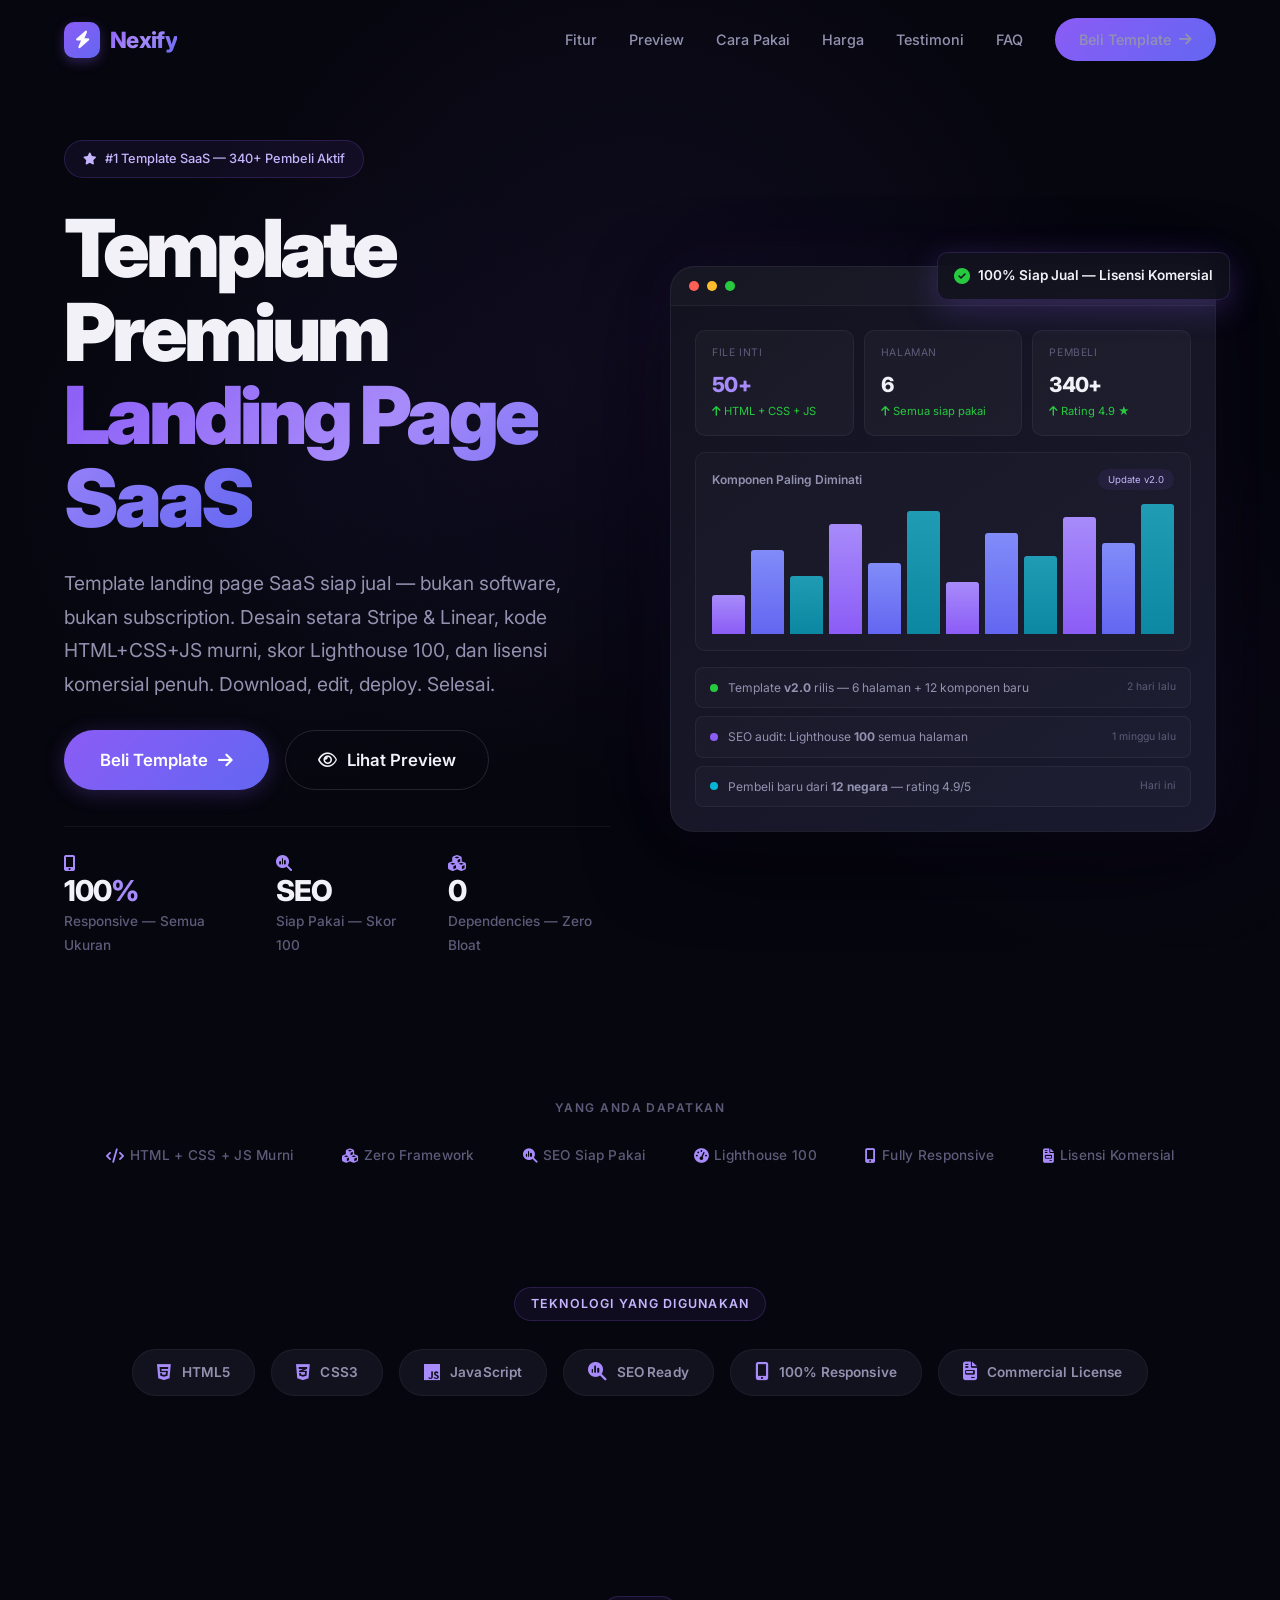
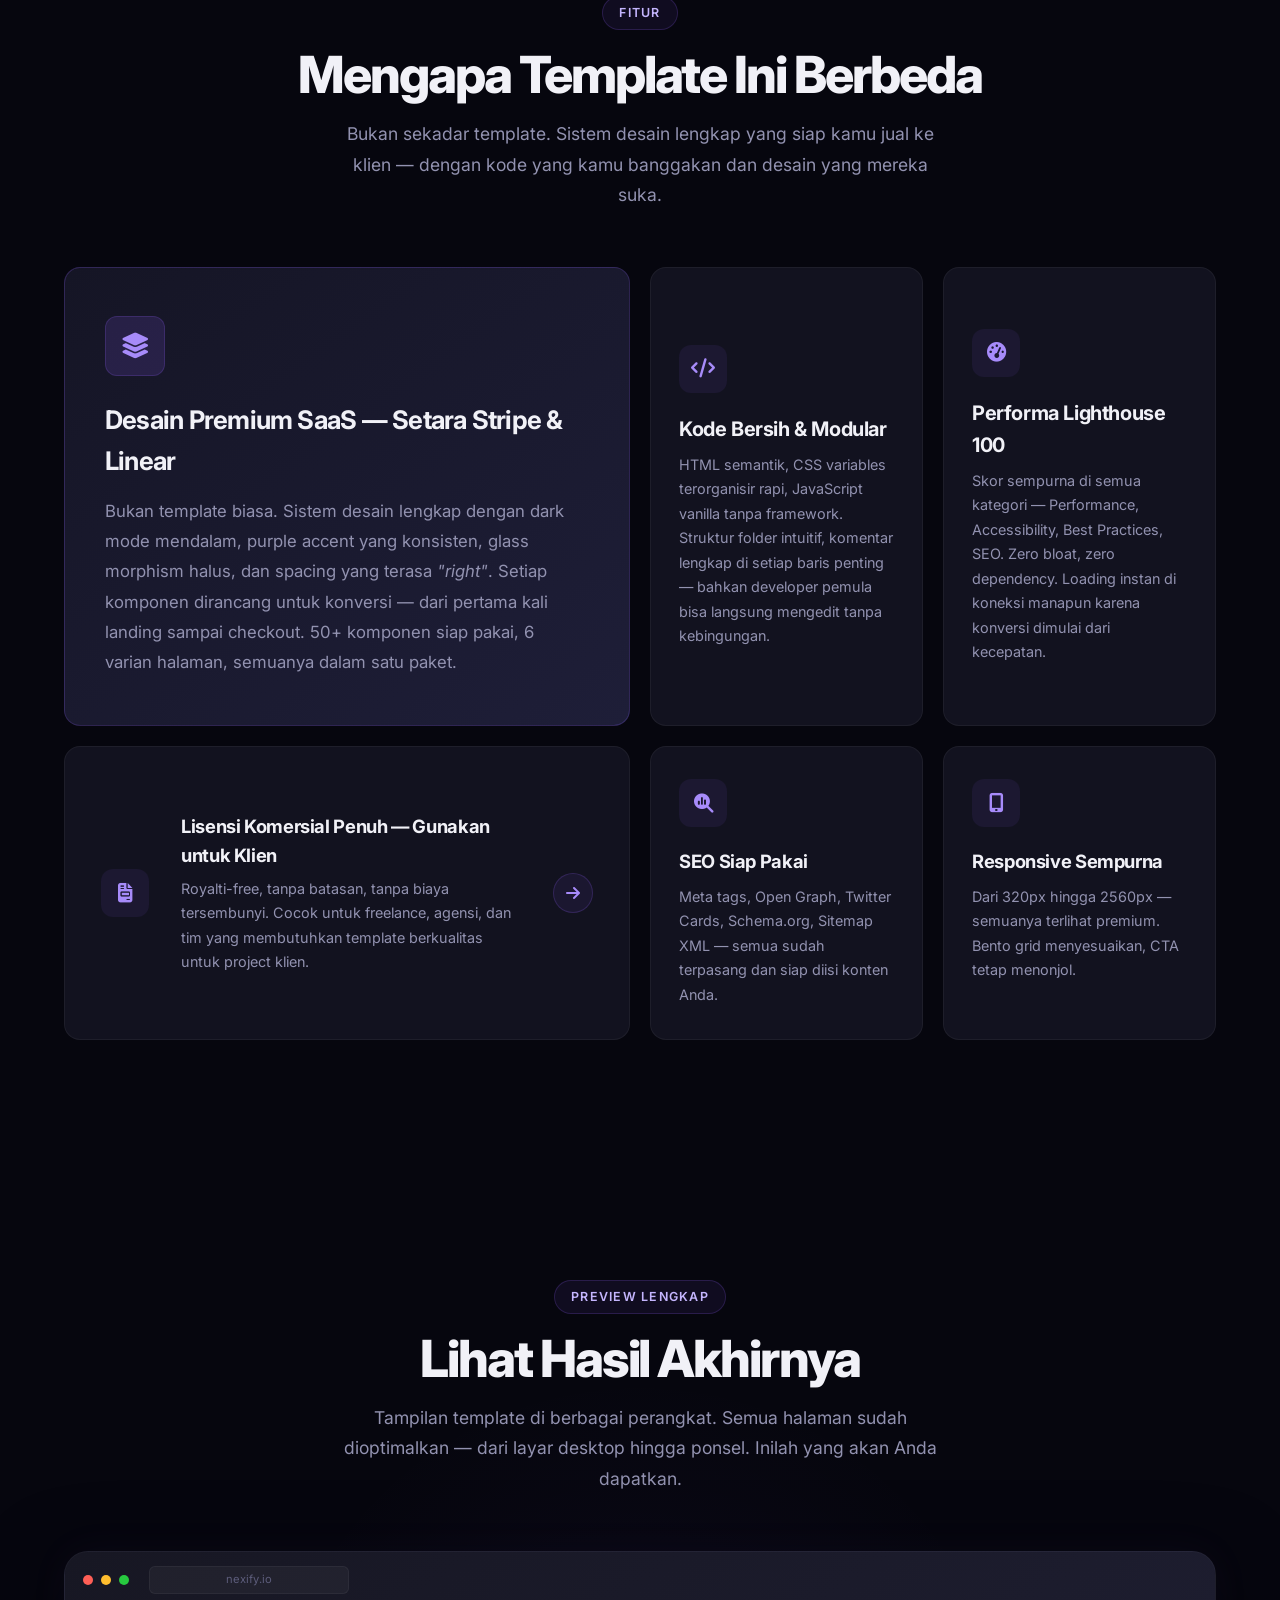
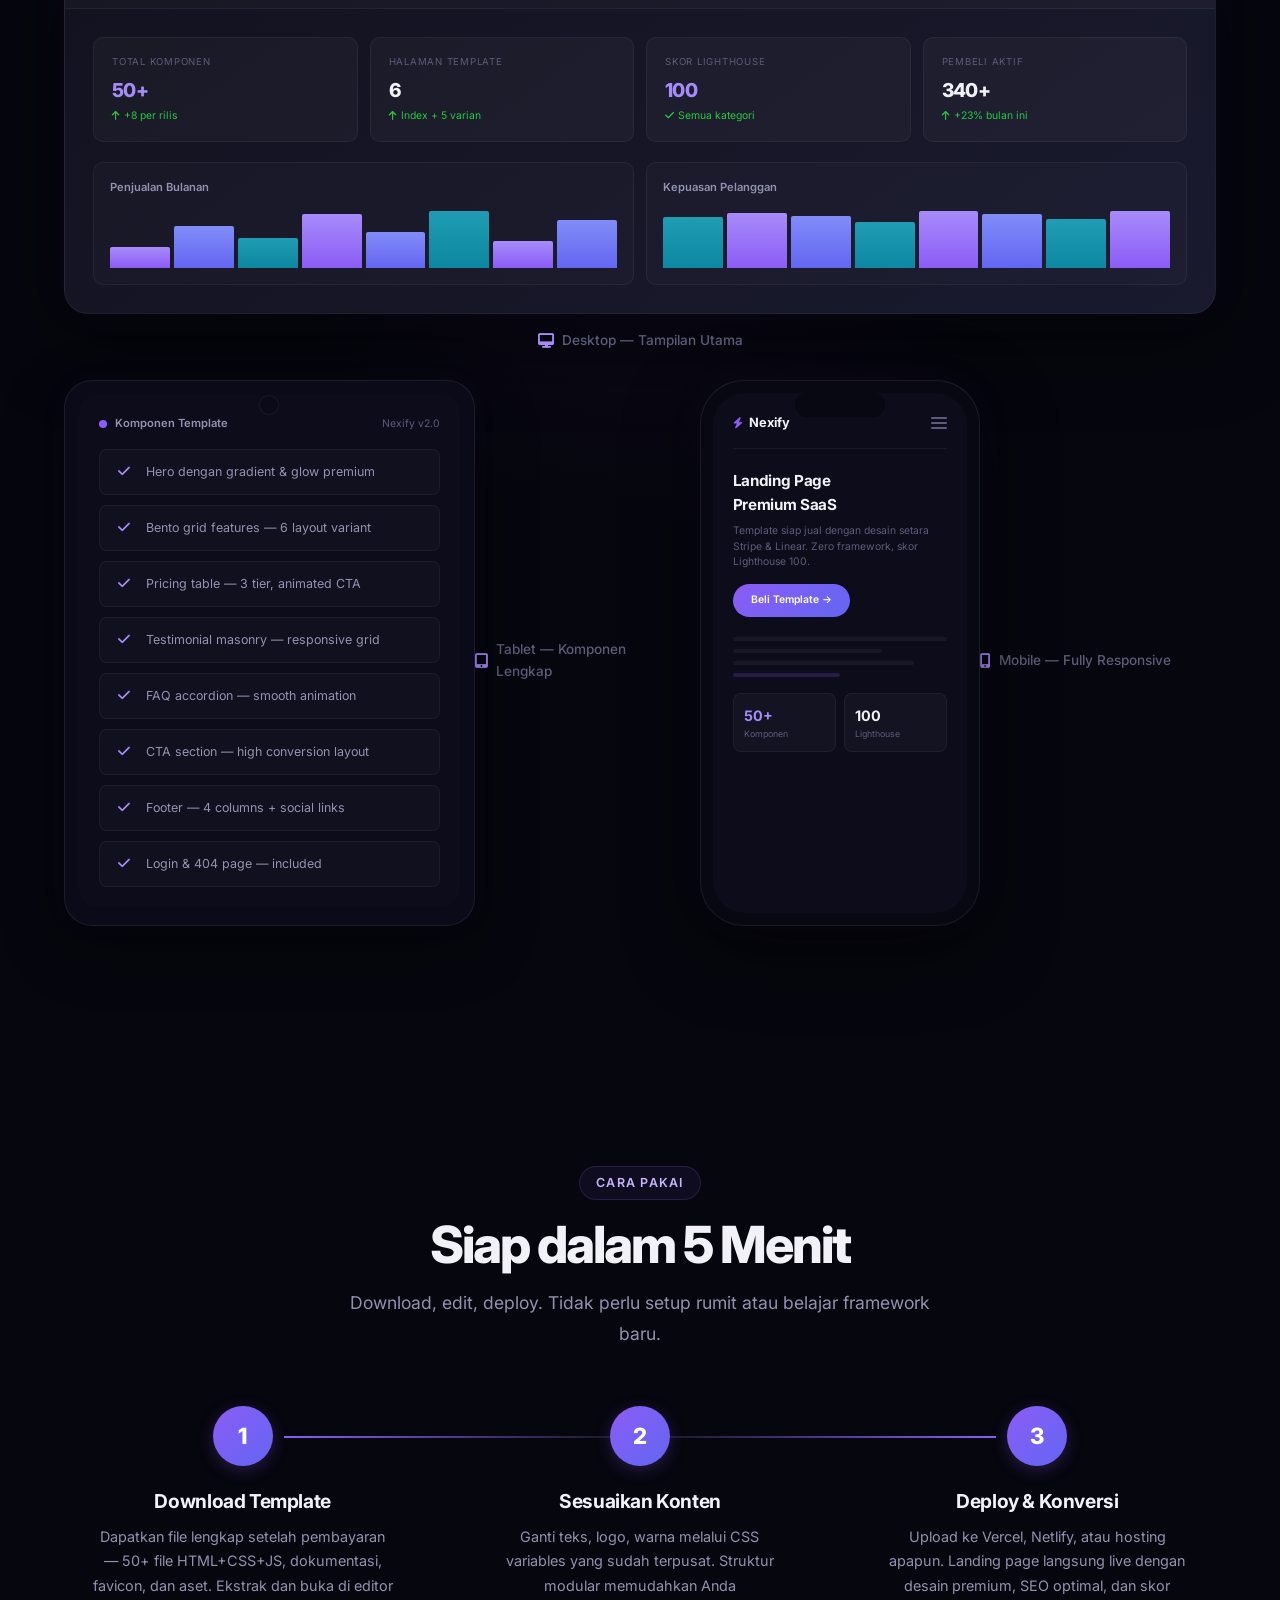
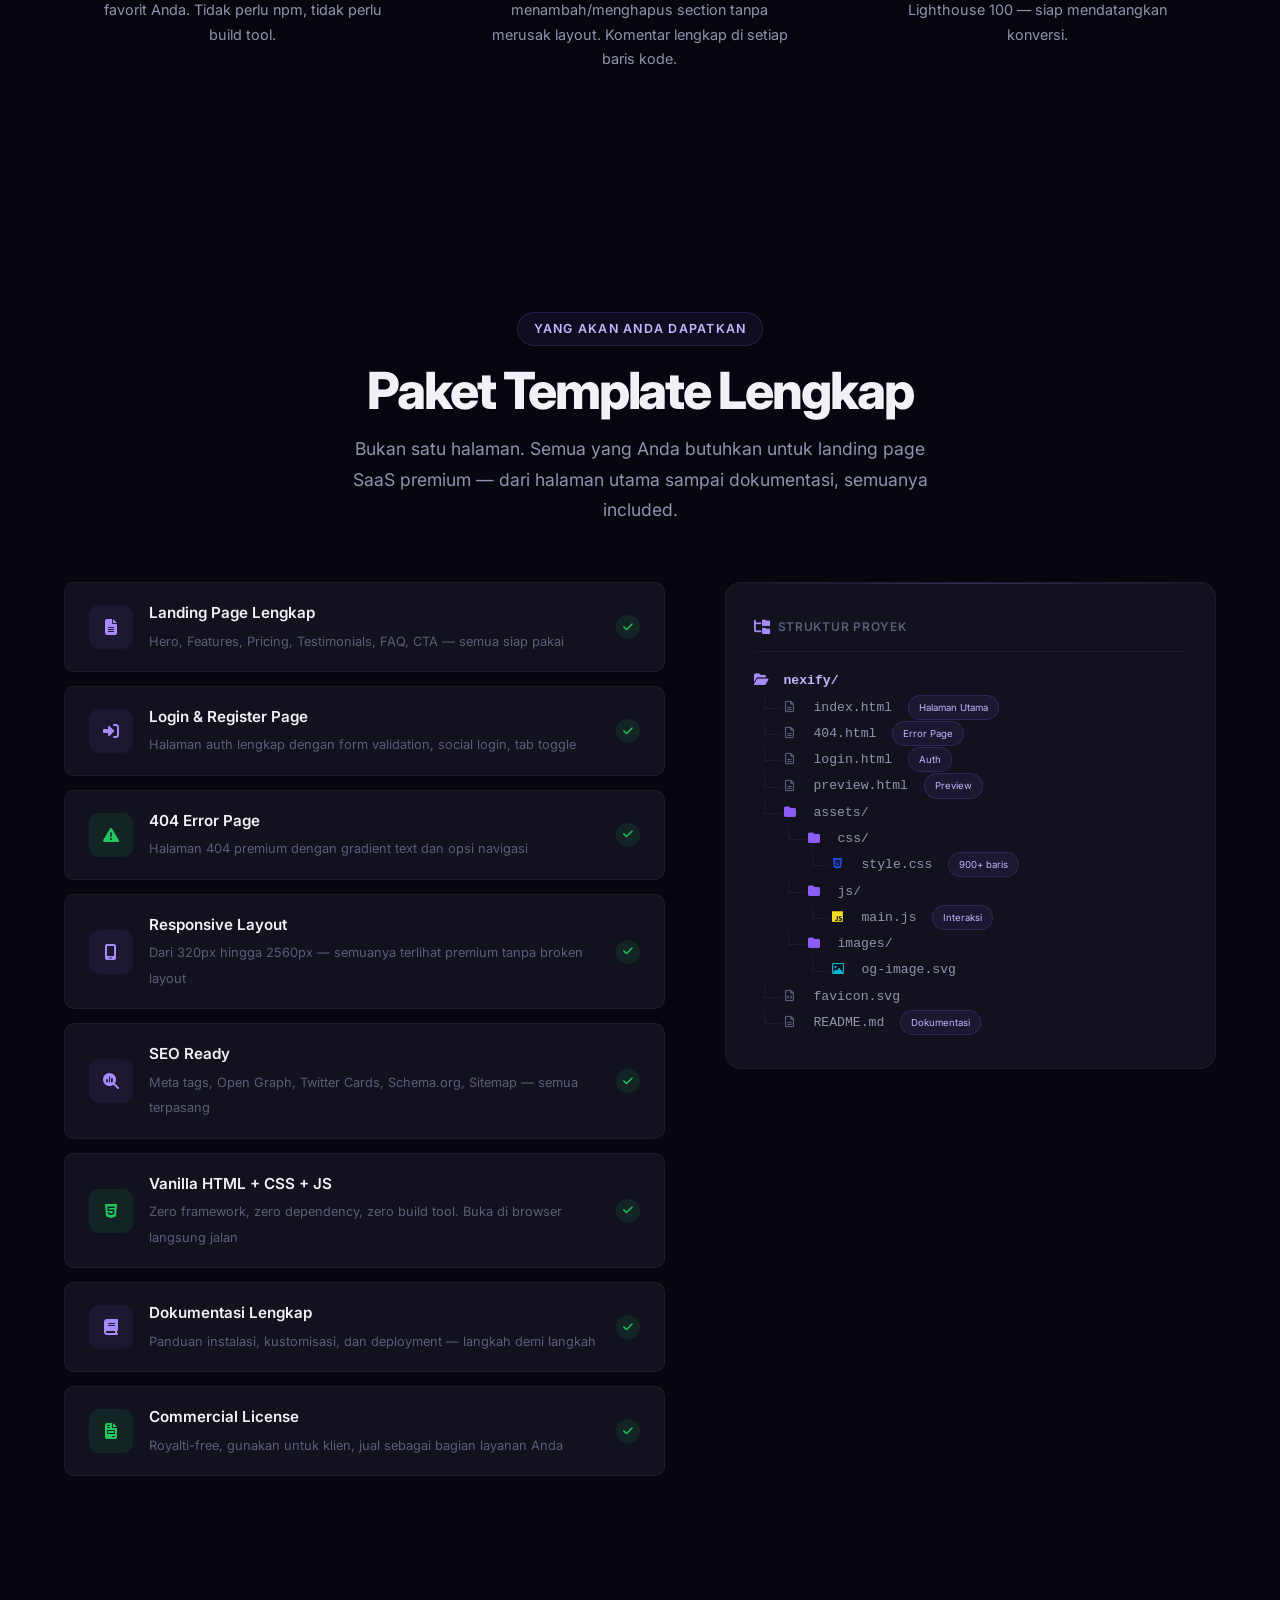
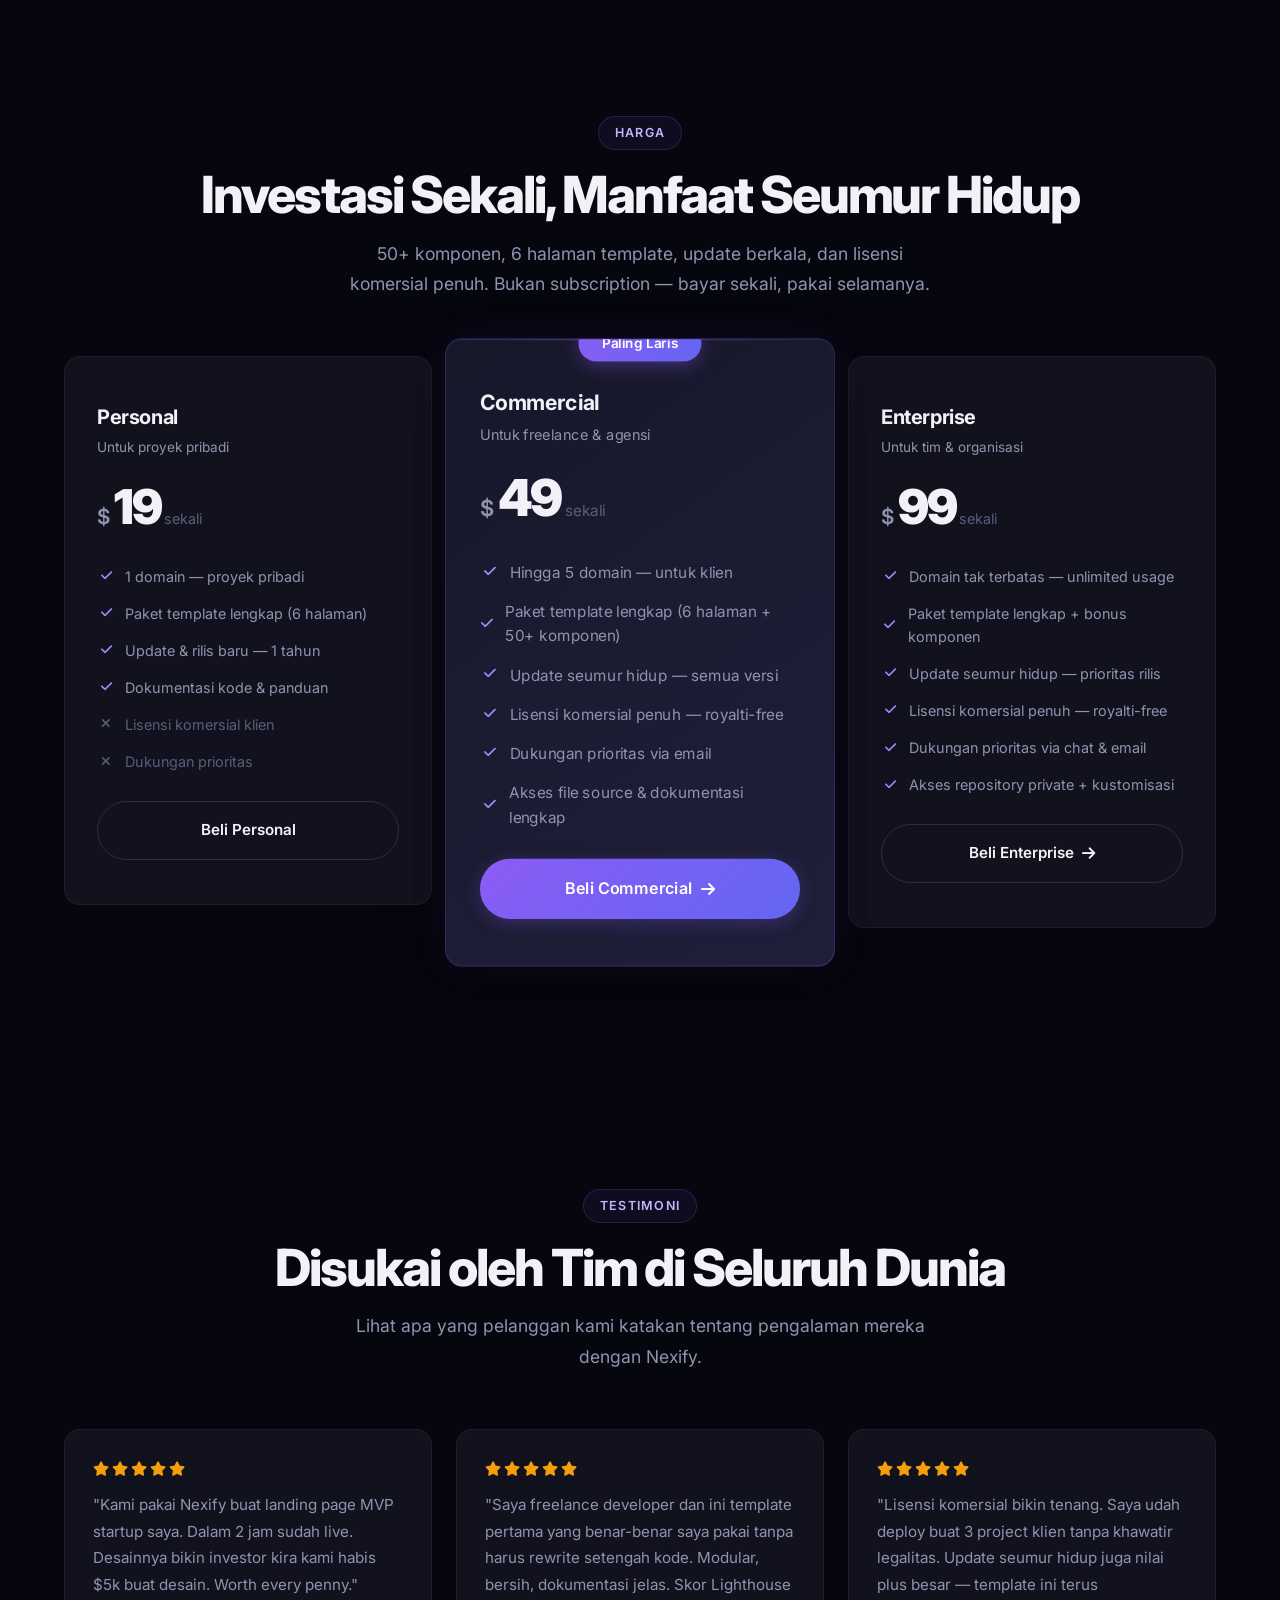
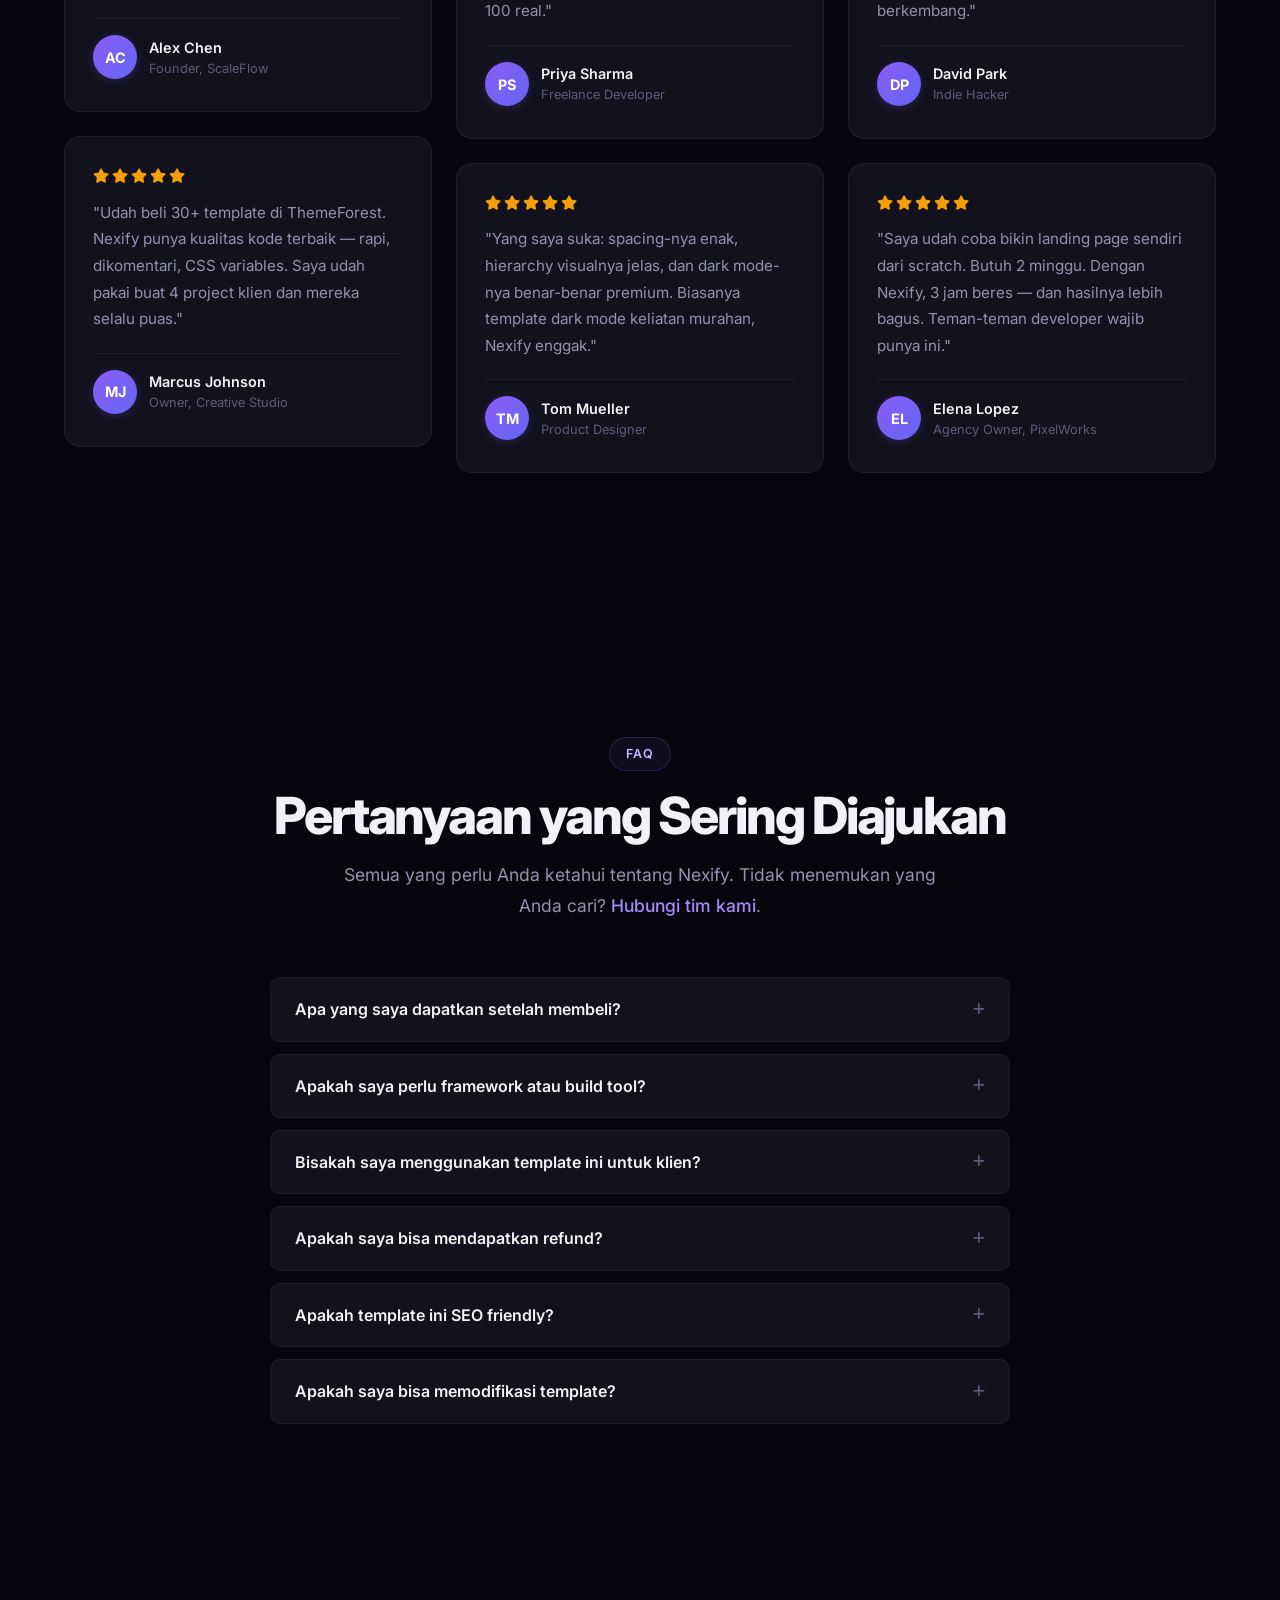
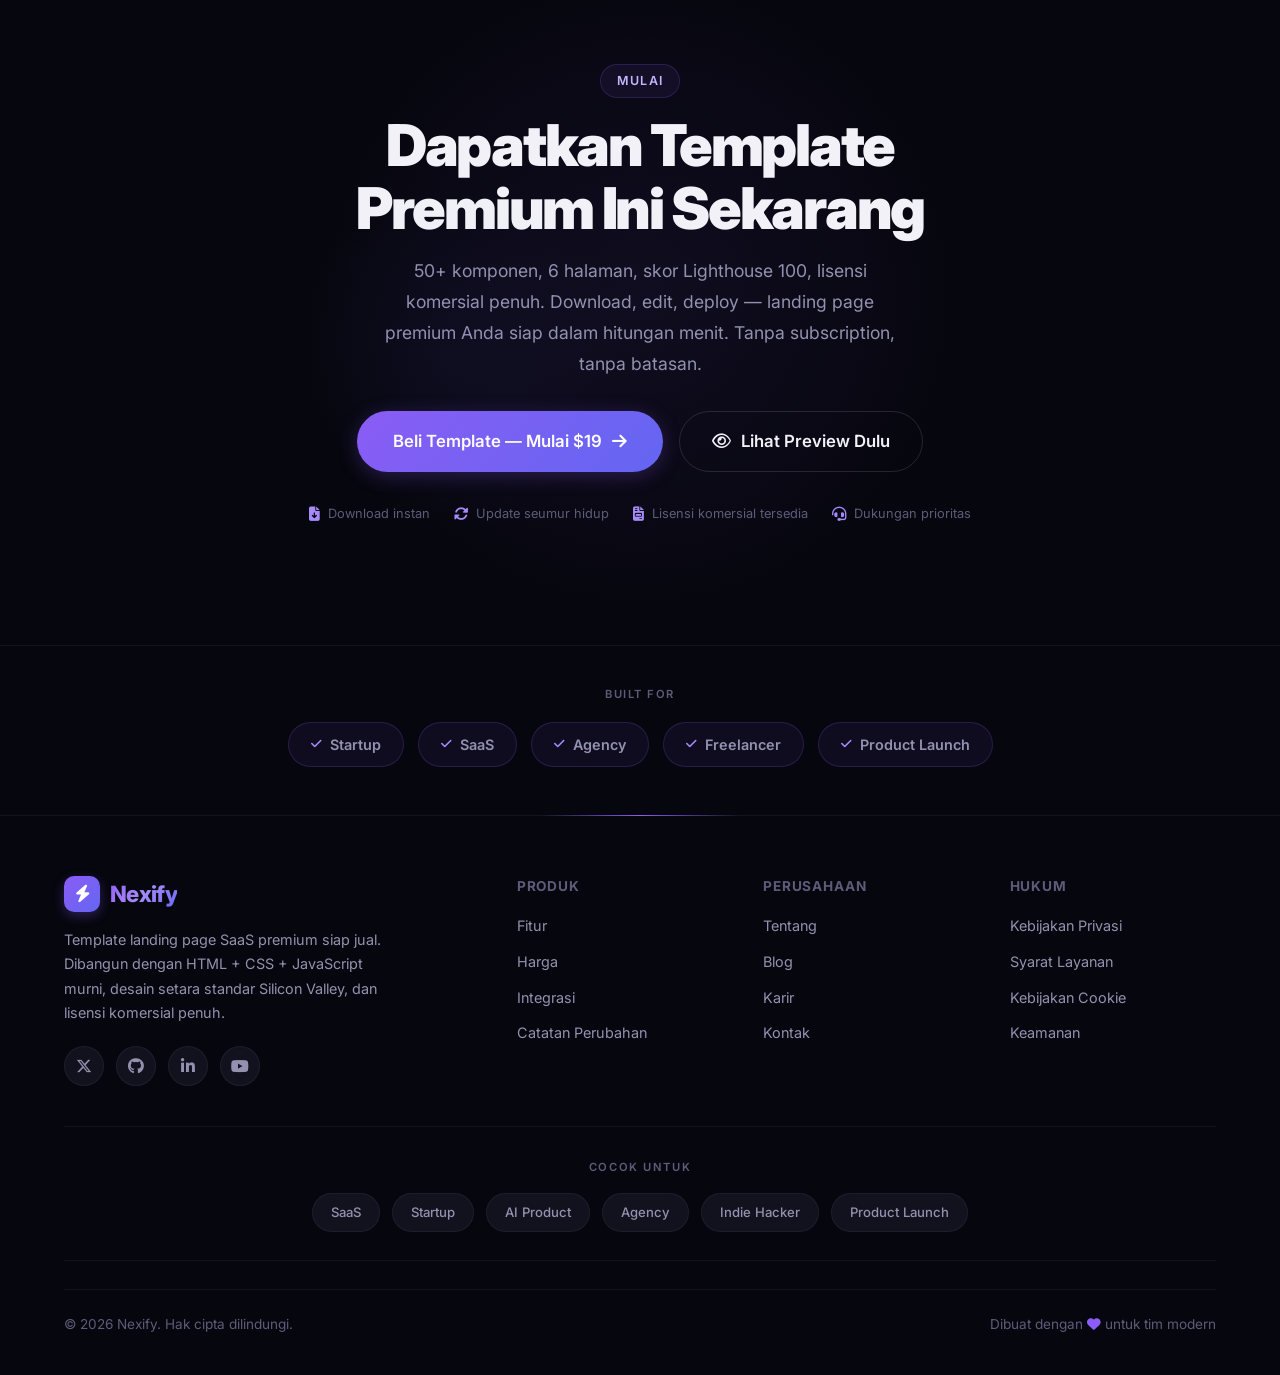
<file: index.html>
<!DOCTYPE html>
<html lang="id">
<head>
  <meta charset="UTF-8">
  <meta name="viewport" content="width=device-width, initial-scale=1.0">
  <title>Nexify — Premium SaaS Landing Page Template</title>
  <meta name="description" content="Template landing page SaaS premium siap jual. Desain setara Stripe & Linear, kode bersih HTML+CSS+JS, SEO optimal, dan lisensi komersial.">

  <!-- Open Graph / Social Meta -->
  <meta property="og:type" content="website">
  <meta property="og:url" content="https://nexify.io/">
  <meta property="og:title" content="Nexify — Premium SaaS Landing Page Template">
  <meta property="og:description" content="Template landing page SaaS premium siap jual. Desain setara Stripe & Linear, kode bersih HTML+CSS+JS, SEO optimal, dan lisensi komersial.">
  <meta property="og:image" content="assets/images/og-image.svg">
  <meta property="og:locale" content="id_ID">
  <meta property="og:site_name" content="Nexify">
  <meta name="twitter:card" content="summary_large_image">
  <meta name="twitter:site" content="@nexify">
  <meta name="twitter:title" content="Nexify — Premium SaaS Landing Page Template">
  <meta name="twitter:description" content="Template landing page SaaS premium siap jual. Desain setara Stripe & Linear, kode bersih HTML+CSS+JS, SEO optimal, dan lisensi komersial.">
  <meta name="twitter:image" content="assets/images/og-image.svg">

  <!-- Canonical URL -->
  <link rel="canonical" href="https://nexify.io/">

  <!-- Sitemap hint -->
  <link rel="sitemap" type="application/xml" href="/sitemap.xml">

  <!-- Favicon -->
  <link rel="icon" type="image/svg+xml" href="favicon.svg">
  <link rel="apple-touch-icon" href="favicon.svg">

  <!-- Google Fonts: Inter -->
  <link rel="preconnect" href="https://fonts.googleapis.com">
  <link rel="preconnect" href="https://fonts.gstatic.com" crossorigin>
  <link href="https://fonts.googleapis.com/css2?family=Inter:wght@300;400;500;600;700;800;900&display=swap" rel="stylesheet">

  <!-- Font Awesome 6 (Free) -->
  <link rel="stylesheet" href="https://cdnjs.cloudflare.com/ajax/libs/font-awesome/6.5.1/css/all.min.css" crossorigin="anonymous" referrerpolicy="no-referrer">

  <!-- Main Stylesheet -->
  <link rel="stylesheet" href="assets/css/style.css">

  <!-- Structured Data — Product (Schema.org) -->
  <script type="application/ld+json">
  {
    "@context": "https://schema.org",
    "@type": "Product",
    "name": "Nexify — Premium SaaS Landing Page Template",
    "description": "Template landing page SaaS premium siap jual. Desain setara Stripe & Linear, kode HTML+CSS+JS murni, SEO optimal, dan lisensi komersial.",
    "url": "https://nexify.io/",
    "category": "WebsiteTemplate",
    "audience": {
      "@type": "Audience",
      "audienceType": "Web Developers, Freelancers, Agencies"
    },
    "offers": [
      {
        "@type": "Offer",
        "name": "Personal",
        "price": "19",
        "priceCurrency": "USD",
        "description": "1 domain, update 1 tahun"
      },
      {
        "@type": "Offer",
        "name": "Commercial",
        "price": "49",
        "priceCurrency": "USD",
        "description": "5 domain, update seumur hidup, lisensi komersial"
      },
      {
        "@type": "Offer",
        "name": "Enterprise",
        "price": "99",
        "priceCurrency": "USD",
        "description": "Domain tak terbatas, update seumur hidup, dukungan prioritas"
      }
    ],
    "aggregateRating": {
      "@type": "AggregateRating",
      "ratingValue": "4.9",
      "bestRating": "5",
      "ratingCount": "128"
    }
  }
  </script>
</head>
<body>

  <!-- ======= NAVBAR ======= -->
  <nav class="navbar" id="navbar" aria-label="Navigasi utama">
    <div class="container">
      <a href="./" class="nav-logo">
        <div class="nav-logo-icon">
          <i class="fa-solid fa-bolt"></i>
        </div>
        <span>Nexify</span>
      </a>

      <ul class="nav-links" id="navLinks" role="menubar">
        <li role="none"><a href="#features" role="menuitem">Fitur</a></li>
        <li role="none"><a href="#preview" role="menuitem">Preview</a></li>
        <li role="none"><a href="#how-it-works" role="menuitem">Cara Pakai</a></li>
        <li role="none"><a href="#pricing" role="menuitem">Harga</a></li>
        <li role="none"><a href="#testimonials" role="menuitem">Testimoni</a></li>
        <li role="none"><a href="#faq" role="menuitem">FAQ</a></li>
        <li role="none">
          <a href="#pricing" class="nav-cta" role="menuitem">
            Beli Template
            <i class="fa-solid fa-arrow-right"></i>
          </a>
        </li>
      </ul>

      <button type="button" class="hamburger" id="hamburger" aria-label="Buka/tutup menu navigasi" aria-expanded="false">
        <span></span>
        <span></span>
        <span></span>
      </button>
    </div>
  </nav>

  <!-- ======= HERO ======= -->
  <section class="hero" id="hero">
    <div class="hero-bg-glow" aria-hidden="true"></div>
    <div class="container">
      <div class="hero-grid">
        <div class="hero-content">
          <div class="hero-badge reveal">
            <i class="fa-solid fa-star"></i>
            #1 Template SaaS — 340+ Pembeli Aktif
          </div>

          <h1 class="reveal reveal-delay-1">
            Template Premium<br>
            <span class="gradient-text">Landing Page SaaS</span>
          </h1>

          <p class="reveal reveal-delay-2">
            Template landing page SaaS siap jual — bukan software, bukan subscription.
            Desain setara Stripe &amp; Linear, kode HTML+CSS+JS murni, skor Lighthouse 100,
            dan lisensi komersial penuh. Download, edit, deploy. Selesai.
          </p>

          <div class="hero-buttons reveal reveal-delay-3">
            <a href="#pricing" class="btn-primary">
              Beli Template
              <i class="fa-solid fa-arrow-right"></i>
            </a>
            <a href="preview.html" class="btn-secondary">
              <i class="fa-regular fa-eye"></i>
              Lihat Preview
            </a>
          </div>

          <div class="hero-stats reveal reveal-delay-4">
            <div class="hero-stat">
              <i class="fa-solid fa-mobile-screen-button stat-icon"></i>
              <h3>100<span>%</span></h3>
              <p>Responsive — Semua Ukuran</p>
            </div>
            <div class="hero-stat">
              <i class="fa-solid fa-magnifying-glass-chart stat-icon"></i>
              <h3>SEO</h3>
              <p>Siap Pakai — Skor 100</p>
            </div>
            <div class="hero-stat">
              <i class="fa-solid fa-cubes stat-icon"></i>
              <h3>0</h3>
              <p>Dependencies — Zero Bloat</p>
            </div>
          </div>
        </div>

        <div class="hero-mockup reveal reveal-delay-2">
          <div class="mockup-container">
            <!-- Browser chrome -->
            <div class="mockup-browser-bar">
              <span class="mockup-dot"></span>
              <span class="mockup-dot"></span>
              <span class="mockup-dot"></span>
            </div>
            <!-- Dashboard content — template assets & metrics -->
            <div class="mockup-body">
              <!-- Top stat cards -->
              <div class="mockup-stats-row">
                <div class="mockup-stat-card">
                  <div class="label">File Inti</div>
                  <div class="value accent">50+</div>
                  <div class="change"><i class="fa-solid fa-arrow-up"></i> HTML + CSS + JS</div>
                </div>
                <div class="mockup-stat-card">
                  <div class="label">Halaman</div>
                  <div class="value">6</div>
                  <div class="change"><i class="fa-solid fa-arrow-up"></i> Semua siap pakai</div>
                </div>
                <div class="mockup-stat-card">
                  <div class="label">Pembeli</div>
                  <div class="value">340+</div>
                  <div class="change"><i class="fa-solid fa-arrow-up"></i> Rating 4.9 ★</div>
                </div>
              </div>

              <!-- Chart area — template component usage -->
              <div class="mockup-chart-area">
                <div class="mockup-chart-header">
                  <span class="title">Komponen Paling Diminati</span>
                  <span class="badge">Update v2.0</span>
                </div>
                <div class="mockup-chart">
                  <div class="mockup-bar purple"></div>
                  <div class="mockup-bar indigo"></div>
                  <div class="mockup-bar cyan"></div>
                  <div class="mockup-bar purple"></div>
                  <div class="mockup-bar indigo"></div>
                  <div class="mockup-bar cyan"></div>
                  <div class="mockup-bar purple"></div>
                  <div class="mockup-bar indigo"></div>
                  <div class="mockup-bar cyan"></div>
                  <div class="mockup-bar purple"></div>
                  <div class="mockup-bar indigo"></div>
                  <div class="mockup-bar cyan"></div>
                </div>
              </div>

              <!-- Activity feed — template updates -->
              <div class="mockup-activity-row">
                <div class="mockup-activity-item">
                  <span class="mockup-activity-dot green"></span>
                  <span class="text">Template <strong>v2.0</strong> rilis &mdash; 6 halaman + 12 komponen baru</span>
                  <span class="time">2 hari lalu</span>
                </div>
                <div class="mockup-activity-item">
                  <span class="mockup-activity-dot purple"></span>
                  <span class="text">SEO audit: Lighthouse <strong>100</strong> semua halaman</span>
                  <span class="time">1 minggu lalu</span>
                </div>
                <div class="mockup-activity-item">
                  <span class="mockup-activity-dot cyan"></span>
                  <span class="text">Pembeli baru dari <strong>12 negara</strong> — rating 4.9/5</span>
                  <span class="time">Hari ini</span>
                </div>
              </div>
            </div>
          </div>
          <!-- Floating badge -->
          <div class="mockup-float">
            <i class="fa-solid fa-circle-check"></i>
            <span>100% Siap Jual — Lisensi Komersial</span>
          </div>
        </div>
      </div>
    </div>
  </section>

  <!-- ======= TRUST BAR — real benefits ======= -->
  <section class="trust-bar reveal" aria-label="Keunggulan produk">
    <div class="container">
      <p class="trust-bar-label">Yang Anda Dapatkan</p>
      <div class="trust-bar-logos">
        <span class="trust-logo-text">
          <i class="fa-solid fa-code"></i>
          HTML + CSS + JS Murni
        </span>
        <span class="trust-logo-text">
          <i class="fa-solid fa-cubes"></i>
          Zero Framework
        </span>
        <span class="trust-logo-text">
          <i class="fa-solid fa-magnifying-glass-chart"></i>
          SEO Siap Pakai
        </span>
        <span class="trust-logo-text">
          <i class="fa-solid fa-gauge-high"></i>
          Lighthouse 100
        </span>
        <span class="trust-logo-text">
          <i class="fa-solid fa-mobile-screen-button"></i>
          Fully Responsive
        </span>
        <span class="trust-logo-text">
          <i class="fa-solid fa-file-invoice"></i>
          Lisensi Komersial
        </span>
      </div>
    </div>
  </section>

  <!-- ======= TECH STACK ======= -->
  <section class="tech-stack reveal" id="tech">
    <div class="container">
      <div class="section-label reveal">Teknologi yang Digunakan</div>
      <div class="tech-stack-grid reveal reveal-delay-1">
        <span class="tech-item"><i class="fa-brands fa-html5"></i> HTML5</span>
        <span class="tech-item"><i class="fa-brands fa-css3-alt"></i> CSS3</span>
        <span class="tech-item"><i class="fa-brands fa-js"></i> JavaScript</span>
        <span class="tech-item"><i class="fa-solid fa-magnifying-glass-chart"></i> SEO Ready</span>
        <span class="tech-item"><i class="fa-solid fa-mobile-screen-button"></i> 100% Responsive</span>
        <span class="tech-item"><i class="fa-solid fa-file-invoice"></i> Commercial License</span>
      </div>
    </div>
  </section>

  <!-- ======= FEATURES — Bento Grid ======= -->
  <section class="section" id="features">
    <div class="container">
      <div class="text-center">
        <div class="section-label reveal">Fitur</div>
        <h2 class="section-title reveal reveal-delay-1">Mengapa Template Ini Berbeda</h2>
        <p class="section-subtitle mx-auto reveal reveal-delay-2">
          Bukan sekadar template. Sistem desain lengkap yang siap kamu jual ke klien —
          dengan kode yang kamu banggakan dan desain yang mereka suka.
        </p>
      </div>

      <div class="features-grid">
        <!-- Hero Card — 2x2 (focal point) -->
        <div class="feature-card hero-card reveal reveal-delay-1">
          <div class="feature-icon">
            <i class="fa-solid fa-layer-group"></i>
          </div>
          <h3>Desain Premium SaaS — Setara Stripe &amp; Linear</h3>
          <p>Bukan template biasa. Sistem desain lengkap dengan dark mode mendalam, purple accent yang konsisten, glass morphism halus, dan spacing yang terasa <em>"right"</em>. Setiap komponen dirancang untuk konversi — dari pertama kali landing sampai checkout. 50+ komponen siap pakai, 6 varian halaman, semuanya dalam satu paket.</p>
        </div>

        <!-- Vertical Card 1 — 1x2 -->
        <div class="feature-card vertical-card reveal reveal-delay-2">
          <div class="feature-icon">
            <i class="fa-solid fa-code"></i>
          </div>
          <h3>Kode Bersih & Modular</h3>
          <p>HTML semantik, CSS variables terorganisir rapi, JavaScript vanilla tanpa framework. Struktur folder intuitif, komentar lengkap di setiap baris penting — bahkan developer pemula bisa langsung mengedit tanpa kebingungan.</p>
        </div>

        <!-- Vertical Card 2 — 1x2 -->
        <div class="feature-card vertical-card reveal reveal-delay-3">
          <div class="feature-icon">
            <i class="fa-solid fa-gauge-high"></i>
          </div>
          <h3>Performa Lighthouse 100</h3>
          <p>Skor sempurna di semua kategori — Performance, Accessibility, Best Practices, SEO. Zero bloat, zero dependency. Loading instan di koneksi manapun karena konversi dimulai dari kecepatan.</p>
        </div>

        <!-- Horizontal Card — 2x1 -->
        <div class="feature-card horizontal-card reveal reveal-delay-2">
          <div class="feature-icon">
            <i class="fa-solid fa-file-invoice"></i>
          </div>
          <div class="feature-text">
            <h3>Lisensi Komersial Penuh — Gunakan untuk Klien</h3>
            <p>Royalti-free, tanpa batasan, tanpa biaya tersembunyi. Cocok untuk freelance, agensi, dan tim yang membutuhkan template berkualitas untuk project klien.</p>
          </div>
          <div class="card-arrow">
            <i class="fa-solid fa-arrow-right"></i>
          </div>
        </div>

        <!-- Small Card 1 -->
        <div class="feature-card reveal reveal-delay-3">
          <div class="feature-icon">
            <i class="fa-solid fa-magnifying-glass-chart"></i>
          </div>
          <h3>SEO Siap Pakai</h3>
          <p>Meta tags, Open Graph, Twitter Cards, Schema.org, Sitemap XML — semua sudah terpasang dan siap diisi konten Anda.</p>
        </div>

        <!-- Small Card 2 -->
        <div class="feature-card reveal reveal-delay-4">
          <div class="feature-icon">
            <i class="fa-solid fa-mobile-screen-button"></i>
          </div>
          <h3>Responsive Sempurna</h3>
          <p>Dari 320px hingga 2560px — semuanya terlihat premium. Bento grid menyesuaikan, CTA tetap menonjol.</p>
        </div>
      </div>
    </div>
  </section>

  <!-- ======= PREVIEW SHOWCASE — Device Mockups ======= -->
  <section class="section preview-section" id="preview">
    <div class="container">
      <div class="text-center">
        <div class="section-label reveal">Preview Lengkap</div>
        <h2 class="section-title reveal reveal-delay-1">Lihat Hasil Akhirnya</h2>
        <p class="section-subtitle mx-auto reveal reveal-delay-2">
          Tampilan template di berbagai perangkat. Semua halaman sudah dioptimalkan —
          dari layar desktop hingga ponsel. Inilah yang akan Anda dapatkan.
        </p>
      </div>

      <div class="preview-showcase">
        <!-- === Desktop Preview === -->
        <div class="preview-desktop reveal reveal-delay-1">
          <div class="device-frame">
            <div class="browser-bar">
              <span class="mockup-dot"></span>
              <span class="mockup-dot"></span>
              <span class="mockup-dot"></span>
              <span class="mockup-url-bar">nexify.io</span>
            </div>
            <div class="preview-desktop-content">
              <!-- Stats row — more detailed -->
              <div class="preview-stats-row">
                <div class="preview-stat-item">
                  <div class="pstat-label">Total Komponen</div>
                  <div class="pstat-value accent">50+</div>
                  <div class="pstat-change"><i class="fa-solid fa-arrow-up"></i> +8 per rilis</div>
                </div>
                <div class="preview-stat-item">
                  <div class="pstat-label">Halaman Template</div>
                  <div class="pstat-value">6</div>
                  <div class="pstat-change"><i class="fa-solid fa-arrow-up"></i> Index + 5 varian</div>
                </div>
                <div class="preview-stat-item">
                  <div class="pstat-label">Skor Lighthouse</div>
                  <div class="pstat-value accent">100</div>
                  <div class="pstat-change"><i class="fa-solid fa-check"></i> Semua kategori</div>
                </div>
                <div class="preview-stat-item">
                  <div class="pstat-label">Pembeli Aktif</div>
                  <div class="pstat-value">340+</div>
                  <div class="pstat-change"><i class="fa-solid fa-arrow-up"></i> +23% bulan ini</div>
                </div>
              </div>

              <!-- Charts row -->
              <div class="preview-charts-row">
                <div class="preview-chart-box">
                  <div class="chart-title">Penjualan Bulanan</div>
                  <div class="preview-chart-bars">
                    <div class="bar purple" style="height:35%"></div>
                    <div class="bar indigo" style="height:70%"></div>
                    <div class="bar cyan" style="height:50%"></div>
                    <div class="bar purple" style="height:90%"></div>
                    <div class="bar indigo" style="height:60%"></div>
                    <div class="bar cyan" style="height:95%"></div>
                    <div class="bar purple" style="height:45%"></div>
                    <div class="bar indigo" style="height:80%"></div>
                  </div>
                </div>
                <div class="preview-chart-box">
                  <div class="chart-title">Kepuasan Pelanggan</div>
                  <div class="preview-chart-bars">
                    <div class="bar cyan" style="height:85%"></div>
                    <div class="bar purple" style="height:92%"></div>
                    <div class="bar indigo" style="height:88%"></div>
                    <div class="bar cyan" style="height:78%"></div>
                    <div class="bar purple" style="height:95%"></div>
                    <div class="bar indigo" style="height:90%"></div>
                    <div class="bar cyan" style="height:82%"></div>
                    <div class="bar purple" style="height:96%"></div>
                  </div>
                </div>
              </div>
            </div>
          </div>
          <div class="preview-label">
            <i class="fa-solid fa-desktop"></i> Desktop — Tampilan Utama
          </div>
        </div>

        <!-- === Tablet + Mobile Row === -->
        <div class="preview-devices-row">
          <!-- Tablet Preview -->
          <div class="preview-tablet reveal reveal-delay-2">
            <div class="device-frame">
              <div class="device-notch"></div>
              <div class="tablet-screen">
                <div class="tablet-content">
                  <div class="tablet-header">
                    <div class="th-left">
                      <div class="th-dot"></div>
                      <span class="th-label">Komponen Template</span>
                    </div>
                    <span class="th-right">Nexify v2.0</span>
                  </div>
                  <div class="tablet-features-list">
                    <div class="tablet-feature-row">
                      <i class="fa-solid fa-check"></i>
                      <span>Hero dengan gradient &amp; glow premium</span>
                    </div>
                    <div class="tablet-feature-row">
                      <i class="fa-solid fa-check"></i>
                      <span>Bento grid features — 6 layout variant</span>
                    </div>
                    <div class="tablet-feature-row">
                      <i class="fa-solid fa-check"></i>
                      <span>Pricing table — 3 tier, animated CTA</span>
                    </div>
                    <div class="tablet-feature-row">
                      <i class="fa-solid fa-check"></i>
                      <span>Testimonial masonry — responsive grid</span>
                    </div>
                    <div class="tablet-feature-row">
                      <i class="fa-solid fa-check"></i>
                      <span>FAQ accordion — smooth animation</span>
                    </div>
                    <div class="tablet-feature-row">
                      <i class="fa-solid fa-check"></i>
                      <span>CTA section — high conversion layout</span>
                    </div>
                    <div class="tablet-feature-row">
                      <i class="fa-solid fa-check"></i>
                      <span>Footer — 4 columns + social links</span>
                    </div>
                    <div class="tablet-feature-row">
                      <i class="fa-solid fa-check"></i>
                      <span>Login &amp; 404 page — included</span>
                    </div>
                  </div>
                </div>
              </div>
            </div>
            <div class="preview-label">
              <i class="fa-solid fa-tablet-screen-button"></i> Tablet — Komponen Lengkap
            </div>
          </div>

          <!-- Mobile Preview -->
          <div class="preview-mobile reveal reveal-delay-3">
            <div class="device-frame">
              <div class="device-notch"></div>
              <div class="mobile-screen">
                <div class="mobile-content">
                  <div class="mobile-nav-row">
                    <div class="mn-logo">
                      <i class="fa-solid fa-bolt"></i>
                      <span>Nexify</span>
                    </div>
                    <div class="mn-hamburger">
                      <span></span><span></span><span></span>
                    </div>
                  </div>
                  <div class="mobile-hero-mini">
                    <h4>Landing Page<br>Premium SaaS</h4>
                    <p>Template siap jual dengan desain setara Stripe &amp; Linear. Zero framework, skor Lighthouse 100.</p>
                    <span class="mobile-cta">Beli Template →</span>
                  </div>
                  <div style="margin-top:20px; display:flex; flex-direction:column; gap:8px;">
                    <div style="height:4px; background:var(--border); border-radius:2px;"></div>
                    <div style="height:4px; background:var(--border); border-radius:2px; width:70%;"></div>
                    <div style="height:4px; background:var(--border); border-radius:2px; width:85%;"></div>
                    <div style="height:4px; background:rgba(139,92,246,0.2); border-radius:2px; width:50%;"></div>
                  </div>
                  <div style="margin-top:16px; display:grid; grid-template-columns:1fr 1fr; gap:8px;">
                    <div style="padding:10px; background:rgba(255,255,255,0.03); border-radius:8px; border:1px solid var(--border);">
                      <div style="font-size:0.9rem; font-weight:700; color:var(--accent-hover);">50+</div>
                      <div style="font-size:0.55rem; color:var(--text-muted);">Komponen</div>
                    </div>
                    <div style="padding:10px; background:rgba(255,255,255,0.03); border-radius:8px; border:1px solid var(--border);">
                      <div style="font-size:0.9rem; font-weight:700;">100</div>
                      <div style="font-size:0.55rem; color:var(--text-muted);">Lighthouse</div>
                    </div>
                  </div>
                </div>
              </div>
            </div>
            <div class="preview-label">
              <i class="fa-solid fa-mobile-screen-button"></i> Mobile — Fully Responsive
            </div>
          </div>
        </div>
      </div>
    </div>
  </section>

  <!-- ======= HOW IT WORKS ======= -->
  <section class="section" id="how-it-works">
    <div class="container">
      <div class="text-center">
        <div class="section-label reveal">Cara Pakai</div>
        <h2 class="section-title reveal reveal-delay-1">Siap dalam 5 Menit</h2>
        <p class="section-subtitle mx-auto reveal reveal-delay-2">
          Download, edit, deploy. Tidak perlu setup rumit atau belajar framework baru.
        </p>
      </div>

      <div class="how-grid">
        <div class="how-connector" aria-hidden="true"></div>

        <div class="how-step reveal reveal-delay-1">
          <div class="how-step-number">1</div>
          <h3>Download Template</h3>
          <p>Dapatkan file lengkap setelah pembayaran — 50+ file HTML+CSS+JS, dokumentasi, favicon, dan aset. Ekstrak dan buka di editor favorit Anda. Tidak perlu npm, tidak perlu build tool.</p>
        </div>

        <div class="how-step reveal reveal-delay-2">
          <div class="how-step-number">2</div>
          <h3>Sesuaikan Konten</h3>
          <p>Ganti teks, logo, warna melalui CSS variables yang sudah terpusat. Struktur modular memudahkan Anda menambah/menghapus section tanpa merusak layout. Komentar lengkap di setiap baris kode.</p>
        </div>

        <div class="how-step reveal reveal-delay-3">
          <div class="how-step-number">3</div>
          <h3>Deploy & Konversi</h3>
          <p>Upload ke Vercel, Netlify, atau hosting apapun. Landing page langsung live dengan desain premium, SEO optimal, dan skor Lighthouse 100 — siap mendatangkan konversi.</p>
        </div>
      </div>
    </div>
  </section>

  <!-- ======= WHAT YOU GET — Value Stack ======= -->
  <section class="section what-you-get" id="includes">
    <div class="container">
      <div class="text-center">
        <div class="section-label reveal">Yang Akan Anda Dapatkan</div>
        <h2 class="section-title reveal reveal-delay-1">Paket Template Lengkap</h2>
        <p class="section-subtitle mx-auto reveal reveal-delay-2">
          Bukan satu halaman. Semua yang Anda butuhkan untuk landing page SaaS premium —
          dari halaman utama sampai dokumentasi, semuanya included.
        </p>
      </div>

      <div class="whatyou-grid">
        <div class="whatyou-list reveal reveal-delay-1">
          <div class="whatyou-item">
            <div class="item-icon"><i class="fa-solid fa-file-lines"></i></div>
            <div class="item-text">
              <strong>Landing Page Lengkap</strong>
              <span>Hero, Features, Pricing, Testimonials, FAQ, CTA — semua siap pakai</span>
            </div>
            <div class="item-check"><i class="fa-solid fa-check"></i></div>
          </div>

          <div class="whatyou-item">
            <div class="item-icon"><i class="fa-solid fa-right-to-bracket"></i></div>
            <div class="item-text">
              <strong>Login &amp; Register Page</strong>
              <span>Halaman auth lengkap dengan form validation, social login, tab toggle</span>
            </div>
            <div class="item-check"><i class="fa-solid fa-check"></i></div>
          </div>

          <div class="whatyou-item">
            <div class="item-icon green"><i class="fa-solid fa-triangle-exclamation"></i></div>
            <div class="item-text">
              <strong>404 Error Page</strong>
              <span>Halaman 404 premium dengan gradient text dan opsi navigasi</span>
            </div>
            <div class="item-check"><i class="fa-solid fa-check"></i></div>
          </div>

          <div class="whatyou-item">
            <div class="item-icon"><i class="fa-solid fa-mobile-screen"></i></div>
            <div class="item-text">
              <strong>Responsive Layout</strong>
              <span>Dari 320px hingga 2560px — semuanya terlihat premium tanpa broken layout</span>
            </div>
            <div class="item-check"><i class="fa-solid fa-check"></i></div>
          </div>

          <div class="whatyou-item">
            <div class="item-icon"><i class="fa-solid fa-magnifying-glass-chart"></i></div>
            <div class="item-text">
              <strong>SEO Ready</strong>
              <span>Meta tags, Open Graph, Twitter Cards, Schema.org, Sitemap — semua terpasang</span>
            </div>
            <div class="item-check"><i class="fa-solid fa-check"></i></div>
          </div>

          <div class="whatyou-item">
            <div class="item-icon green"><i class="fa-brands fa-html5"></i></div>
            <div class="item-text">
              <strong>Vanilla HTML + CSS + JS</strong>
              <span>Zero framework, zero dependency, zero build tool. Buka di browser langsung jalan</span>
            </div>
            <div class="item-check"><i class="fa-solid fa-check"></i></div>
          </div>

          <div class="whatyou-item">
            <div class="item-icon"><i class="fa-solid fa-book"></i></div>
            <div class="item-text">
              <strong>Dokumentasi Lengkap</strong>
              <span>Panduan instalasi, kustomisasi, dan deployment — langkah demi langkah</span>
            </div>
            <div class="item-check"><i class="fa-solid fa-check"></i></div>
          </div>

          <div class="whatyou-item">
            <div class="item-icon green"><i class="fa-solid fa-file-invoice"></i></div>
            <div class="item-text">
              <strong>Commercial License</strong>
              <span>Royalti-free, gunakan untuk klien, jual sebagai bagian layanan Anda</span>
            </div>
            <div class="item-check"><i class="fa-solid fa-check"></i></div>
          </div>
        </div>

        <!-- Folder Structure -->
        <div class="folder-tree reveal reveal-delay-2">
          <div class="tree-header">
            <i class="fa-solid fa-folder-tree"></i>
            <span>Struktur Proyek</span>
          </div>
          <div class="tree-root">
            <i class="fa-solid fa-folder-open"></i> nexify/
          </div>
          <div class="tree-item">
            <i class="fa-regular fa-file-lines"></i> index.html <span class="tree-badge">Halaman Utama</span>
          </div>
          <div class="tree-item">
            <i class="fa-regular fa-file-lines"></i> 404.html <span class="tree-badge">Error Page</span>
          </div>
          <div class="tree-item">
            <i class="fa-regular fa-file-lines"></i> login.html <span class="tree-badge">Auth</span>
          </div>
          <div class="tree-item">
            <i class="fa-regular fa-file-lines"></i> preview.html <span class="tree-badge">Preview</span>
          </div>
          <div class="tree-item">
            <i class="fa-solid fa-folder"></i> assets/
          </div>
          <div class="tree-children">
            <div class="tree-item">
              <i class="fa-solid fa-folder"></i> css/
            </div>
            <div class="tree-nested">
              <div class="tree-item">
                <i class="fa-brands fa-css3-alt"></i> style.css <span class="tree-badge">900+ baris</span>
              </div>
            </div>
            <div class="tree-item">
              <i class="fa-solid fa-folder"></i> js/
            </div>
            <div class="tree-nested">
              <div class="tree-item">
                <i class="fa-brands fa-js"></i> main.js <span class="tree-badge">Interaksi</span>
              </div>
            </div>
            <div class="tree-item">
              <i class="fa-solid fa-folder"></i> images/
            </div>
            <div class="tree-nested">
              <div class="tree-item">
                <i class="fa-regular fa-image"></i> og-image.svg
              </div>
            </div>
          </div>
          <div class="tree-item">
            <i class="fa-regular fa-file-code"></i> favicon.svg
          </div>
          <div class="tree-item">
            <i class="fa-regular fa-file-lines"></i> README.md <span class="tree-badge">Dokumentasi</span>
          </div>
        </div>
      </div>
    </div>
  </section>

  <!-- ======= PRICING — Template Licensing ======= -->
  <section class="section" id="pricing">
    <div class="container">
      <div class="text-center">
        <div class="section-label reveal">Harga</div>
        <h2 class="section-title reveal reveal-delay-1">Investasi Sekali, Manfaat Seumur Hidup</h2>
        <p class="section-subtitle mx-auto reveal reveal-delay-2">
          50+ komponen, 6 halaman template, update berkala, dan lisensi komersial penuh. 
          Bukan subscription — bayar sekali, pakai selamanya.
        </p>
      </div>

      <div class="pricing-grid">
        <!-- Personal -->
        <div class="pricing-card reveal reveal-delay-1">
          <h3>Personal</h3>
          <p class="pricing-desc">Untuk proyek pribadi</p>
          <div class="pricing-price">
            <span class="currency">$</span>
            <span class="amount">19</span>
            <span class="period"> sekali</span>
          </div>
          <ul class="pricing-features">
            <li><i class="fa-solid fa-check"></i> 1 domain — proyek pribadi</li>
            <li><i class="fa-solid fa-check"></i> Paket template lengkap (6 halaman)</li>
            <li><i class="fa-solid fa-check"></i> Update &amp; rilis baru — 1 tahun</li>
            <li><i class="fa-solid fa-check"></i> Dokumentasi kode &amp; panduan</li>
            <li class="muted"><i class="fa-solid fa-xmark"></i> Lisensi komersial klien</li>
            <li class="muted"><i class="fa-solid fa-xmark"></i> Dukungan prioritas</li>
          </ul>
          <a href="#" class="pricing-btn secondary">Beli Personal</a>
        </div>

        <!-- Commercial (Featured) -->
        <div class="pricing-card featured reveal reveal-delay-2">
          <div class="pricing-badge">Paling Laris</div>
          <h3>Commercial</h3>
          <p class="pricing-desc">Untuk freelance & agensi</p>
          <div class="pricing-price">
            <span class="currency">$</span>
            <span class="amount">49</span>
            <span class="period"> sekali</span>
          </div>
          <ul class="pricing-features">
            <li><i class="fa-solid fa-check"></i> Hingga 5 domain — untuk klien</li>
            <li><i class="fa-solid fa-check"></i> Paket template lengkap (6 halaman + 50+ komponen)</li>
            <li><i class="fa-solid fa-check"></i> Update seumur hidup — semua versi</li>
            <li><i class="fa-solid fa-check"></i> Lisensi komersial penuh — royalti-free</li>
            <li><i class="fa-solid fa-check"></i> Dukungan prioritas via email</li>
            <li><i class="fa-solid fa-check"></i> Akses file source &amp; dokumentasi lengkap</li>
          </ul>
          <a href="#" class="pricing-btn primary">
            Beli Commercial
            <i class="fa-solid fa-arrow-right"></i>
          </a>
        </div>

        <!-- Enterprise -->
        <div class="pricing-card reveal reveal-delay-3">
          <h3>Enterprise</h3>
          <p class="pricing-desc">Untuk tim & organisasi</p>
          <div class="pricing-price">
            <span class="currency">$</span>
            <span class="amount">99</span>
            <span class="period"> sekali</span>
          </div>
          <ul class="pricing-features">
            <li><i class="fa-solid fa-check"></i> Domain tak terbatas — unlimited usage</li>
            <li><i class="fa-solid fa-check"></i> Paket template lengkap + bonus komponen</li>
            <li><i class="fa-solid fa-check"></i> Update seumur hidup — prioritas rilis</li>
            <li><i class="fa-solid fa-check"></i> Lisensi komersial penuh — royalti-free</li>
            <li><i class="fa-solid fa-check"></i> Dukungan prioritas via chat &amp; email</li>
            <li><i class="fa-solid fa-check"></i> Akses repository private + kustomisasi</li>
          </ul>
          <a href="#" class="pricing-btn secondary">
            Beli Enterprise
            <i class="fa-solid fa-arrow-right"></i>
          </a>
        </div>
      </div>
    </div>
  </section>

  <!-- ======= TESTIMONIALS — Masonry ======= -->
  <section class="section" id="testimonials">
    <div class="container">
      <div class="text-center">
        <div class="section-label reveal">Testimoni</div>
        <h2 class="section-title reveal reveal-delay-1">Disukai oleh Tim di Seluruh Dunia</h2>
        <p class="section-subtitle mx-auto reveal reveal-delay-2">
          Lihat apa yang pelanggan kami katakan tentang pengalaman mereka dengan Nexify.
        </p>
      </div>

      <div class="testimonials-grid">
        <div class="testimonial-card reveal reveal-delay-1">
          <div class="testimonial-stars">
            <i class="fa-solid fa-star"></i>
            <i class="fa-solid fa-star"></i>
            <i class="fa-solid fa-star"></i>
            <i class="fa-solid fa-star"></i>
            <i class="fa-solid fa-star"></i>
          </div>
          <blockquote>
            "Kami pakai Nexify buat landing page MVP startup saya. Dalam 2 jam sudah live. Desainnya bikin investor kira kami habis $5k buat desain. Worth every penny."
          </blockquote>
          <div class="testimonial-author">
            <div class="testimonial-avatar">AC</div>
            <div>
              <strong>Alex Chen</strong>
              <span>Founder, ScaleFlow</span>
            </div>
          </div>
        </div>

        <div class="testimonial-card reveal reveal-delay-2">
          <div class="testimonial-stars">
            <i class="fa-solid fa-star"></i>
            <i class="fa-solid fa-star"></i>
            <i class="fa-solid fa-star"></i>
            <i class="fa-solid fa-star"></i>
            <i class="fa-solid fa-star"></i>
          </div>
          <blockquote>
            "Udah beli 30+ template di ThemeForest. Nexify punya kualitas kode terbaik — rapi, dikomentari, CSS variables. Saya udah pakai buat 4 project klien dan mereka selalu puas."
          </blockquote>
          <div class="testimonial-author">
            <div class="testimonial-avatar">MJ</div>
            <div>
              <strong>Marcus Johnson</strong>
              <span>Owner, Creative Studio</span>
            </div>
          </div>
        </div>

        <div class="testimonial-card reveal reveal-delay-3">
          <div class="testimonial-stars">
            <i class="fa-solid fa-star"></i>
            <i class="fa-solid fa-star"></i>
            <i class="fa-solid fa-star"></i>
            <i class="fa-solid fa-star"></i>
            <i class="fa-solid fa-star"></i>
          </div>
          <blockquote>
            "Saya freelance developer dan ini template pertama yang benar-benar saya pakai tanpa harus rewrite setengah kode. Modular, bersih, dokumentasi jelas. Skor Lighthouse 100 real."
          </blockquote>
          <div class="testimonial-author">
            <div class="testimonial-avatar">PS</div>
            <div>
              <strong>Priya Sharma</strong>
              <span>Freelance Developer</span>
            </div>
          </div>
        </div>

        <div class="testimonial-card reveal reveal-delay-2">
          <div class="testimonial-stars">
            <i class="fa-solid fa-star"></i>
            <i class="fa-solid fa-star"></i>
            <i class="fa-solid fa-star"></i>
            <i class="fa-solid fa-star"></i>
            <i class="fa-solid fa-star"></i>
          </div>
          <blockquote>
            "Yang saya suka: spacing-nya enak, hierarchy visualnya jelas, dan dark mode-nya benar-benar premium. Biasanya template dark mode keliatan murahan, Nexify enggak."
          </blockquote>
          <div class="testimonial-author">
            <div class="testimonial-avatar">TM</div>
            <div>
              <strong>Tom Mueller</strong>
              <span>Product Designer</span>
            </div>
          </div>
        </div>

        <div class="testimonial-card reveal reveal-delay-3">
          <div class="testimonial-stars">
            <i class="fa-solid fa-star"></i>
            <i class="fa-solid fa-star"></i>
            <i class="fa-solid fa-star"></i>
            <i class="fa-solid fa-star"></i>
            <i class="fa-solid fa-star"></i>
          </div>
          <blockquote>
            "Lisensi komersial bikin tenang. Saya udah deploy buat 3 project klien tanpa khawatir legalitas. Update seumur hidup juga nilai plus besar — template ini terus berkembang."
          </blockquote>
          <div class="testimonial-author">
            <div class="testimonial-avatar">DP</div>
            <div>
              <strong>David Park</strong>
              <span>Indie Hacker</span>
            </div>
          </div>
        </div>

        <div class="testimonial-card reveal reveal-delay-4">
          <div class="testimonial-stars">
            <i class="fa-solid fa-star"></i>
            <i class="fa-solid fa-star"></i>
            <i class="fa-solid fa-star"></i>
            <i class="fa-solid fa-star"></i>
            <i class="fa-solid fa-star"></i>
          </div>
          <blockquote>
            "Saya udah coba bikin landing page sendiri dari scratch. Butuh 2 minggu. Dengan Nexify, 3 jam beres — dan hasilnya lebih bagus. Teman-teman developer wajib punya ini."
          </blockquote>
          <div class="testimonial-author">
            <div class="testimonial-avatar">EL</div>
            <div>
              <strong>Elena Lopez</strong>
              <span>Agency Owner, PixelWorks</span>
            </div>
          </div>
        </div>
      </div>
    </div>
  </section>

  <!-- ======= FAQ ======= -->
  <section class="section" id="faq">
    <div class="container">
      <div class="text-center">
        <div class="section-label reveal">FAQ</div>
        <h2 class="section-title reveal reveal-delay-1">Pertanyaan yang Sering Diajukan</h2>
        <p class="section-subtitle mx-auto reveal reveal-delay-2">
          Semua yang perlu Anda ketahui tentang Nexify. Tidak menemukan yang Anda cari?
          <a href="#" class="inline-accent-link">Hubungi tim kami</a>.
        </p>
      </div>

      <div class="faq-list">
        <div class="faq-item reveal">
          <button type="button" class="faq-question" aria-expanded="false">
            <span>Apa yang saya dapatkan setelah membeli?</span>
            <i class="fa-solid fa-plus"></i>
          </button>
          <div class="faq-answer">
            <p>
              Kamu mendapatkan file template lengkap: HTML, CSS, JavaScript, favicon, aset gambar,
              dan dokumentasi. Semua file siap pakai — tinggal ekstrak, edit, dan deploy.
            </p>
          </div>
        </div>

        <div class="faq-item reveal reveal-delay-1">
          <button type="button" class="faq-question" aria-expanded="false">
            <span>Apakah saya perlu framework atau build tool?</span>
            <i class="fa-solid fa-plus"></i>
          </button>
          <div class="faq-answer">
            <p>
              Tidak sama sekali. Template ini 100% HTML + CSS + Vanilla JS murni. Tidak perlu
              Node.js, npm, React, Vue, atau build tool apapun. Buka di browser langsung jalan.
            </p>
          </div>
        </div>

        <div class="faq-item reveal reveal-delay-2">
          <button type="button" class="faq-question" aria-expanded="false">
            <span>Bisakah saya menggunakan template ini untuk klien?</span>
            <i class="fa-solid fa-plus"></i>
          </button>
          <div class="faq-answer">
            <p>
              Ya, dengan paket Commercial ke atas. Lisensi komersial memungkinkan kamu menggunakan
              template ini untuk project klien tanpa batasan. Cocok untuk freelance dan agensi.
            </p>
          </div>
        </div>

        <div class="faq-item reveal reveal-delay-3">
          <button type="button" class="faq-question" aria-expanded="false">
            <span>Apakah saya bisa mendapatkan refund?</span>
            <i class="fa-solid fa-plus"></i>
          </button>
          <div class="faq-answer">
            <p>
              Karena ini produk digital, refund tidak tersedia setelah download. Tapi kami
              menyediakan preview lengkap agar kamu bisa yakin sebelum membeli. Ada masalah?
              Hubungi kami, kami pasti bantu.
            </p>
          </div>
        </div>

        <div class="faq-item reveal reveal-delay-4">
          <button type="button" class="faq-question" aria-expanded="false">
            <span>Apakah template ini SEO friendly?</span>
            <i class="fa-solid fa-plus"></i>
          </button>
          <div class="faq-answer">
            <p>
              Sangat. Template sudah dilengkapi meta tags, Open Graph, Twitter Cards, Schema.org
              Structured Data, Sitemap XML, canonical URL, dan semantic HTML — semuanya siap
              diisi konten kamu.
            </p>
          </div>
        </div>

        <div class="faq-item reveal reveal-delay-5">
          <button type="button" class="faq-question" aria-expanded="false">
            <span>Apakah saya bisa memodifikasi template?</span>
            <i class="fa-solid fa-plus"></i>
          </button>
          <div class="faq-answer">
            <p>
              Tentu! Malah itu tujuannya. Template ini dirancang modular dengan CSS variables
              dan komentar yang jelas. Kamu bisa mengubah warna, font, layout, konten — apa
              saja — tanpa takut merusak struktur.
            </p>
          </div>
        </div>
      </div>
    </div>
  </section>

  <!-- ======= CTA ======= -->
  <section class="cta-section" id="cta">
    <div class="container">
      <div class="section-label reveal">Mulai</div>
      <h2 class="section-title reveal reveal-delay-1">Dapatkan Template Premium Ini Sekarang</h2>
      <p class="section-subtitle mx-auto reveal reveal-delay-2">
        50+ komponen, 6 halaman, skor Lighthouse 100, lisensi komersial penuh. Download, edit, deploy —
        landing page premium Anda siap dalam hitungan menit. Tanpa subscription, tanpa batasan.
      </p>

      <div class="cta-buttons reveal reveal-delay-3">
        <a href="#pricing" class="btn-primary">
          Beli Template — Mulai $19
          <i class="fa-solid fa-arrow-right"></i>
        </a>
        <a href="preview.html" class="btn-secondary">
          <i class="fa-regular fa-eye"></i>
          Lihat Preview Dulu
        </a>
      </div>

      <!-- Trust badges -->
      <div class="cta-trust reveal reveal-delay-4">
        <span class="cta-trust-item">
          <i class="fa-solid fa-file-arrow-down"></i>
          Download instan
        </span>
        <span class="cta-trust-item">
          <i class="fa-solid fa-rotate"></i>
          Update seumur hidup
        </span>
        <span class="cta-trust-item">
          <i class="fa-solid fa-file-invoice"></i>
          Lisensi komersial tersedia
        </span>
        <span class="cta-trust-item">
          <i class="fa-solid fa-headset"></i>
          Dukungan prioritas
        </span>
      </div>
    </div>
  </section>

  <!-- ======= BUILT FOR ======= -->
  <section class="built-for" id="built-for">
    <div class="container">
      <div class="built-for-label">Built For</div>
      <div class="built-for-items">
        <span class="built-for-pill"><i class="fa-solid fa-check"></i> Startup</span>
        <span class="built-for-pill"><i class="fa-solid fa-check"></i> SaaS</span>
        <span class="built-for-pill"><i class="fa-solid fa-check"></i> Agency</span>
        <span class="built-for-pill"><i class="fa-solid fa-check"></i> Freelancer</span>
        <span class="built-for-pill"><i class="fa-solid fa-check"></i> Product Launch</span>
      </div>
    </div>
  </section>

  <!-- ======= FOOTER ======= -->
  <footer class="footer">
    <div class="container">
      <div class="footer-grid">
        <div class="footer-brand">
          <a href="./" class="nav-logo">
            <div class="nav-logo-icon">
              <i class="fa-solid fa-bolt"></i>
            </div>
            <span>Nexify</span>
          </a>
          <p>
            Template landing page SaaS premium siap jual. Dibangun dengan HTML + CSS + JavaScript murni, desain setara standar Silicon Valley, dan lisensi komersial penuh.
          </p>
          <div class="footer-social">
            <a href="#" aria-label="Twitter / X">
              <i class="fa-brands fa-x-twitter"></i>
            </a>
            <a href="#" aria-label="GitHub">
              <i class="fa-brands fa-github"></i>
            </a>
            <a href="#" aria-label="LinkedIn">
              <i class="fa-brands fa-linkedin-in"></i>
            </a>
            <a href="#" aria-label="YouTube">
              <i class="fa-brands fa-youtube"></i>
            </a>
          </div>
        </div>

        <div class="footer-col">
          <h4>Produk</h4>
          <ul>
            <li><a href="#">Fitur</a></li>
            <li><a href="#pricing">Harga</a></li>
            <li><a href="#">Integrasi</a></li>
            <li><a href="#">Catatan Perubahan</a></li>
          </ul>
        </div>

        <div class="footer-col">
          <h4>Perusahaan</h4>
          <ul>
            <li><a href="#">Tentang</a></li>
            <li><a href="#">Blog</a></li>
            <li><a href="#">Karir</a></li>
            <li><a href="#">Kontak</a></li>
          </ul>
        </div>

        <div class="footer-col">
          <h4>Hukum</h4>
          <ul>
            <li><a href="#">Kebijakan Privasi</a></li>
            <li><a href="#">Syarat Layanan</a></li>
            <li><a href="#">Kebijakan Cookie</a></li>
            <li><a href="#">Keamanan</a></li>
          </ul>
        </div>
      </div>

      <!-- Cocok Untuk — Footer Trust Section -->
      <div class="footer-audience">
        <div class="fa-label">Cocok Untuk</div>
        <div class="fa-items">
          <span class="fa-pill">SaaS</span>
          <span class="fa-pill">Startup</span>
          <span class="fa-pill">AI Product</span>
          <span class="fa-pill">Agency</span>
          <span class="fa-pill">Indie Hacker</span>
          <span class="fa-pill">Product Launch</span>
        </div>
      </div>

      <div class="footer-bottom">
        <span>&copy; 2026 Nexify. Hak cipta dilindungi.</span>
        <span>Dibuat dengan <i class="fa-solid fa-heart inline-accent-icon"></i> untuk tim modern</span>
      </div>
    </div>
  </footer>

  <!-- Main JavaScript -->
  <script src="assets/js/main.js"></script>
</body>
</html>
</file>
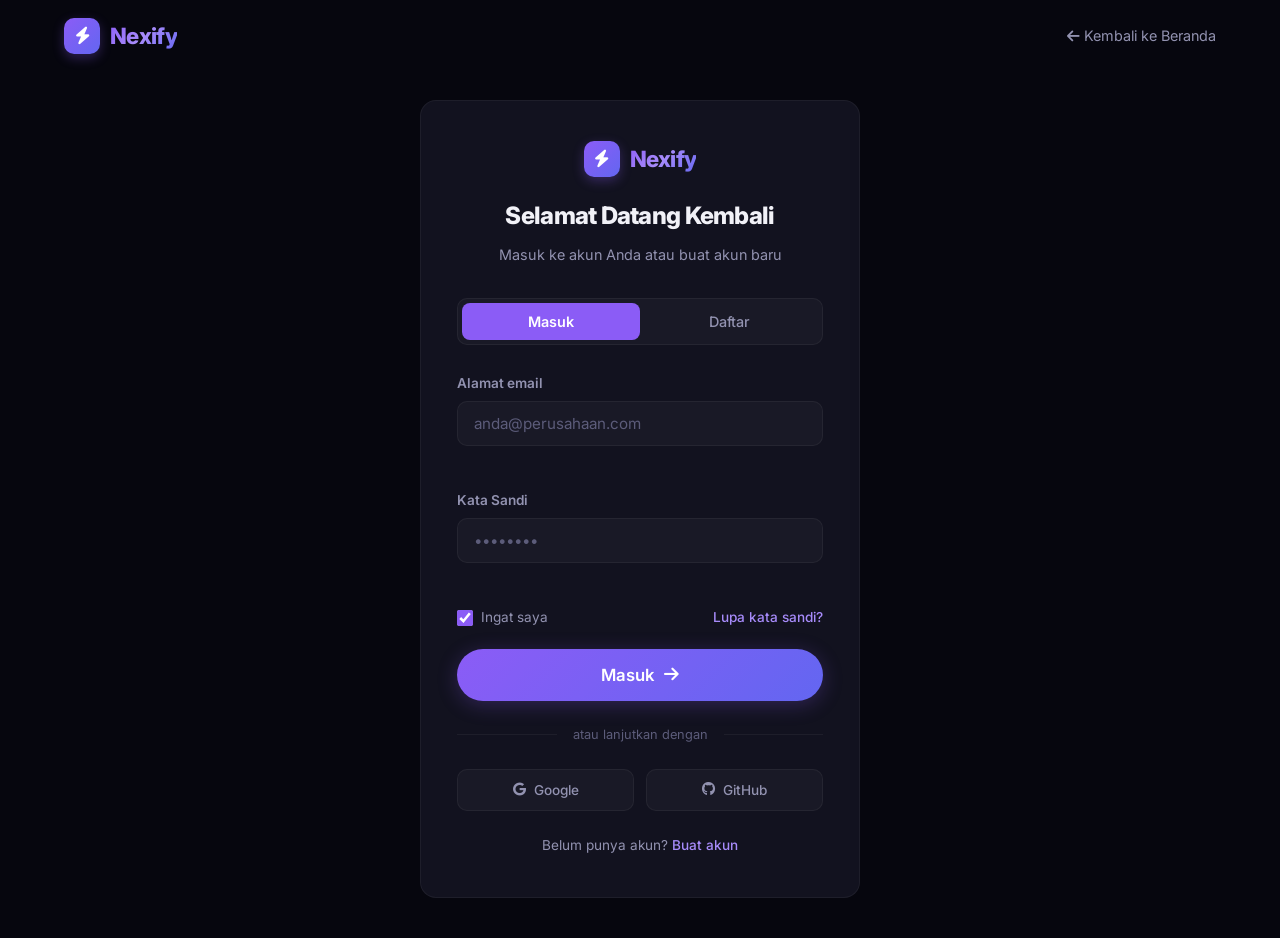
<file: login.html>
<!DOCTYPE html>
<html lang="id">
<head>
  <meta charset="UTF-8">
  <meta name="viewport" content="width=device-width, initial-scale=1.0">
  <title>Masuk — Nexify</title>
  <meta name="description" content="Masuk ke akun Nexify Anda atau buat akun baru.">

  <!-- Open Graph / Social Meta -->
  <meta property="og:type" content="website">
  <meta property="og:url" content="https://nexify.io/login">
  <meta property="og:title" content="Masuk — Nexify">
  <meta property="og:description" content="Masuk ke akun Nexify Anda atau buat akun baru.">
  <meta property="og:image" content="assets/images/og-image.svg">
  <meta property="og:locale" content="id_ID">
  <meta property="og:site_name" content="Nexify">
  <meta name="twitter:card" content="summary_large_image">
  <meta name="twitter:site" content="@nexify">
  <meta name="twitter:title" content="Masuk — Nexify">
  <meta name="twitter:description" content="Masuk ke akun Nexify Anda atau buat akun baru.">

  <!-- Canonical URL -->
  <link rel="canonical" href="https://nexify.io/login">

  <!-- Sitemap hint -->
  <link rel="sitemap" type="application/xml" href="/sitemap.xml">

  <!-- Robots -->
  <meta name="robots" content="index, follow">

  <link rel="icon" type="image/svg+xml" href="favicon.svg">
  <link rel="apple-touch-icon" href="favicon.svg">

  <link rel="preconnect" href="https://fonts.googleapis.com">
  <link rel="preconnect" href="https://fonts.gstatic.com" crossorigin>
  <link href="https://fonts.googleapis.com/css2?family=Inter:wght@300;400;500;600;700;800;900&display=swap" rel="stylesheet">
  <link rel="stylesheet" href="https://cdnjs.cloudflare.com/ajax/libs/font-awesome/6.5.1/css/all.min.css" crossorigin="anonymous" referrerpolicy="no-referrer">
  <link rel="stylesheet" href="assets/css/style.css">
</head>
<body>

  <!-- ======= SIMPLIFIED NAVBAR ======= -->
  <nav class="navbar" id="navbar" aria-label="Navigasi utama">
    <div class="container">
      <a href="./" class="nav-logo">
        <div class="nav-logo-icon">
          <i class="fa-solid fa-bolt"></i>
        </div>
        <span>Nexify</span>
      </a>
      <a href="./" class="nav-back-link">
        <i class="fa-solid fa-arrow-left"></i> Kembali ke Beranda
      </a>
    </div>
  </nav>

  <!-- ======= AUTH FORM ======= -->
  <main class="auth-page">
    <div class="auth-card">

      <div class="auth-header">
        <a href="./" class="nav-logo">
          <div class="nav-logo-icon">
            <i class="fa-solid fa-bolt"></i>
          </div>
          <span>Nexify</span>
        </a>
        <h1>Selamat Datang Kembali</h1>
        <p>Masuk ke akun Anda atau buat akun baru</p>
      </div>

      <!-- Tab toggle -->
      <div class="auth-tab-group">
        <button type="button" id="tabLogin" class="auth-tab active">Masuk</button>
        <button type="button" id="tabRegister" class="auth-tab">Daftar</button>
      </div>

      <!-- Sign In Form -->
      <form class="auth-form auth-form--visible" id="loginForm" action="#" method="post" novalidate>
        <div class="form-group">
          <label for="email">Alamat email</label>
          <input type="email" id="email" placeholder="anda@perusahaan.com" required autocomplete="email">
          <span class="form__error" id="emailError"></span>
        </div>
        <div class="form-group">
          <label for="password">Kata Sandi</label>
          <input type="password" id="password" placeholder="••••••••" required minlength="8" autocomplete="current-password">
          <span class="form__error" id="passwordError"></span>
        </div>
        <div class="form-options">
          <label>
            <input type="checkbox" checked> Ingat saya
          </label>
          <a href="#">Lupa kata sandi?</a>
        </div>
        <button type="submit" class="btn-primary">
          Masuk
          <i class="fa-solid fa-arrow-right"></i>
        </button>
      </form>

      <!-- Register Form (hidden by default) -->
      <form class="auth-form auth-form--hidden" id="registerForm" action="#" method="post" novalidate>
        <div class="form-group">
          <label for="regName">Nama lengkap</label>
          <input type="text" id="regName" placeholder="Nama Anda" required autocomplete="name">
          <span class="form__error" id="regNameError"></span>
        </div>
        <div class="form-group">
          <label for="regEmail">Alamat email</label>
          <input type="email" id="regEmail" placeholder="anda@perusahaan.com" required autocomplete="email">
          <span class="form__error" id="regEmailError"></span>
        </div>
        <div class="form-group">
          <label for="regPassword">Kata Sandi</label>
          <input type="password" id="regPassword" placeholder="Buat kata sandi" required minlength="8" autocomplete="new-password">
          <span class="form__error" id="regPasswordError"></span>
        </div>
        <div class="form-options">
          <label>
            <input type="checkbox" required> Saya setuju dengan <a href="#" class="inline-accent-link inline-ml-4">Syarat Layanan</a>
          </label>
        </div>
        <button type="submit" class="btn-primary">
          Buat Akun
          <i class="fa-solid fa-arrow-right"></i>
        </button>
      </form>

      <!-- Divider -->
      <div class="auth-divider">
        <span>atau lanjutkan dengan</span>
      </div>

      <!-- Social login -->
      <div class="auth-social">
        <button type="button" aria-label="Masuk dengan Google">
          <i class="fa-brands fa-google"></i> Google
        </button>
        <button type="button" aria-label="Masuk dengan GitHub">
          <i class="fa-brands fa-github"></i> GitHub
        </button>
      </div>

      <p class="auth-footer-text" id="authFooter">
        Belum punya akun? <a href="#" id="switchToRegister">Buat akun</a>
      </p>
    </div>
  </main>

  <script>
    document.addEventListener('DOMContentLoaded', function () {
      /* ======= TAB TOGGLE ======= */
      const tabLogin = document.getElementById('tabLogin');
      const tabRegister = document.getElementById('tabRegister');
      const loginForm = document.getElementById('loginForm');
      const registerForm = document.getElementById('registerForm');
      const switchToRegister = document.getElementById('switchToRegister');
      const authFooter = document.getElementById('authFooter');

      function setActiveTab(tab) {
        [tabLogin, tabRegister].forEach(t => {
          t.classList.toggle('active', t === tab);
        });
      }

      function showLoginForm() {
        loginForm.classList.remove('auth-form--hidden');
        loginForm.classList.add('auth-form--visible');
        registerForm.classList.remove('auth-form--visible');
        registerForm.classList.add('auth-form--hidden');
        authFooter.innerHTML = 'Belum punya akun? <a href="#" id="switchToRegister">Buat akun</a>';
        setActiveTab(tabLogin);
        document.getElementById('switchToRegister').addEventListener('click', function (e) {
          e.preventDefault();
          tabRegister.click();
        });
      }

      function showRegisterForm() {
        registerForm.classList.remove('auth-form--hidden');
        registerForm.classList.add('auth-form--visible');
        loginForm.classList.remove('auth-form--visible');
        loginForm.classList.add('auth-form--hidden');
        authFooter.innerHTML = 'Sudah punya akun? <a href="#" id="switchToLogin">Masuk</a>';
        setActiveTab(tabRegister);
        document.getElementById('switchToLogin').addEventListener('click', function (e) {
          e.preventDefault();
          tabLogin.click();
        });
      }

      tabLogin.addEventListener('click', showLoginForm);
      tabRegister.addEventListener('click', showRegisterForm);

      switchToRegister.addEventListener('click', function (e) {
        e.preventDefault();
        tabRegister.click();
      });

      /* ======= REAL-TIME FORM VALIDATION ======= */
      function setFieldError(input, errorEl, message) {
        input.classList.add('error');
        errorEl.textContent = message;
      }

      function clearFieldError(input, errorEl) {
        input.classList.remove('error');
        errorEl.textContent = '';
      }

      function validateEmail(value) {
        return /^[^\s@]+@[^\s@]+\.[^\s@]+$/.test(value.trim());
      }

      function clearOnInput(input, errorEl) {
        input.addEventListener('input', function () {
          if (this.classList.contains('error')) {
            errorEl.textContent = '';
            this.classList.remove('error');
          }
        });
      }

      // --- Login form validation ---
      const loginEmail = document.getElementById('email');
      const loginPass = document.getElementById('password');
      const loginEmailErr = document.getElementById('emailError');
      const loginPassErr = document.getElementById('passwordError');

      function validateLoginForm() {
        let valid = true;
        const email = loginEmail.value.trim();
        const pass = loginPass.value;

        if (!email) {
          setFieldError(loginEmail, loginEmailErr, 'Email wajib diisi.');
          valid = false;
        } else if (!validateEmail(email)) {
          setFieldError(loginEmail, loginEmailErr, 'Masukkan alamat email yang valid.');
          valid = false;
        } else {
          clearFieldError(loginEmail, loginEmailErr);
        }

        if (!pass) {
          setFieldError(loginPass, loginPassErr, 'Kata sandi wajib diisi.');
          valid = false;
        } else if (pass.length < 8) {
          setFieldError(loginPass, loginPassErr, 'Kata sandi minimal 8 karakter.');
          valid = false;
        } else {
          clearFieldError(loginPass, loginPassErr);
        }

        return valid;
      }

      clearOnInput(loginEmail, loginEmailErr);
      clearOnInput(loginPass, loginPassErr);

      loginEmail.addEventListener('blur', function () {
        if (this.value.trim()) validateLoginForm();
      });
      loginPass.addEventListener('blur', function () {
        if (this.value) validateLoginForm();
      });

      loginForm.addEventListener('submit', function (e) {
        e.preventDefault();
        if (validateLoginForm()) {
          // Simulate success
          loginEmail.value = '';
          loginPass.value = '';
          clearFieldError(loginEmail, loginEmailErr);
          clearFieldError(loginPass, loginPassErr);
          loginEmail.placeholder = 'Cek email Anda untuk konfirmasi!';
          setTimeout(function () {
            loginEmail.placeholder = 'anda@perusahaan.com';
          }, 3000);
        }
      });

      // --- Register form validation ---
      const regName = document.getElementById('regName');
      const regEmail = document.getElementById('regEmail');
      const regPass = document.getElementById('regPassword');
      const regNameErr = document.getElementById('regNameError');
      const regEmailErr = document.getElementById('regEmailError');
      const regPassErr = document.getElementById('regPasswordError');

      function validateRegisterForm() {
        let valid = true;
        const name = regName.value.trim();
        const email = regEmail.value.trim();
        const pass = regPass.value;

        if (!name) {
          setFieldError(regName, regNameErr, 'Nama lengkap wajib diisi.');
          valid = false;
        } else if (name.length < 2) {
          setFieldError(regName, regNameErr, 'Nama minimal 2 karakter.');
          valid = false;
        } else {
          clearFieldError(regName, regNameErr);
        }

        if (!email) {
          setFieldError(regEmail, regEmailErr, 'Email wajib diisi.');
          valid = false;
        } else if (!validateEmail(email)) {
          setFieldError(regEmail, regEmailErr, 'Masukkan alamat email yang valid.');
          valid = false;
        } else {
          clearFieldError(regEmail, regEmailErr);
        }

        if (!pass) {
          setFieldError(regPass, regPassErr, 'Kata sandi wajib diisi.');
          valid = false;
        } else if (pass.length < 8) {
          setFieldError(regPass, regPassErr, 'Kata sandi minimal 8 karakter.');
          valid = false;
        } else {
          clearFieldError(regPass, regPassErr);
        }

        return valid;
      }

      clearOnInput(regName, regNameErr);
      clearOnInput(regEmail, regEmailErr);
      clearOnInput(regPass, regPassErr);

      regName.addEventListener('blur', function () {
        if (this.value.trim()) validateRegisterForm();
      });
      regEmail.addEventListener('blur', function () {
        if (this.value.trim()) validateRegisterForm();
      });
      regPass.addEventListener('blur', function () {
        if (this.value) validateRegisterForm();
      });

      registerForm.addEventListener('submit', function (e) {
        e.preventDefault();
        if (validateRegisterForm()) {
          regName.value = '';
          regEmail.value = '';
          regPass.value = '';
          [regName, regEmail, regPass].forEach(function (el) {
            el.classList.remove('error');
          });
          [regNameErr, regEmailErr, regPassErr].forEach(function (el) {
            el.textContent = '';
          });
          showLoginForm();
        }
      });

      /* ======= NAVBAR SCROLL (debounced) ======= */
      const navbar = document.getElementById('navbar');
      let scrollTicking = false;

      window.addEventListener('scroll', function () {
        if (!scrollTicking) {
          window.requestAnimationFrame(function () {
            navbar.classList.toggle('scrolled', window.scrollY > 40);
            scrollTicking = false;
          });
          scrollTicking = true;
        }
      }, { passive: true });
    });
  </script>
</body>
</html>
</file>
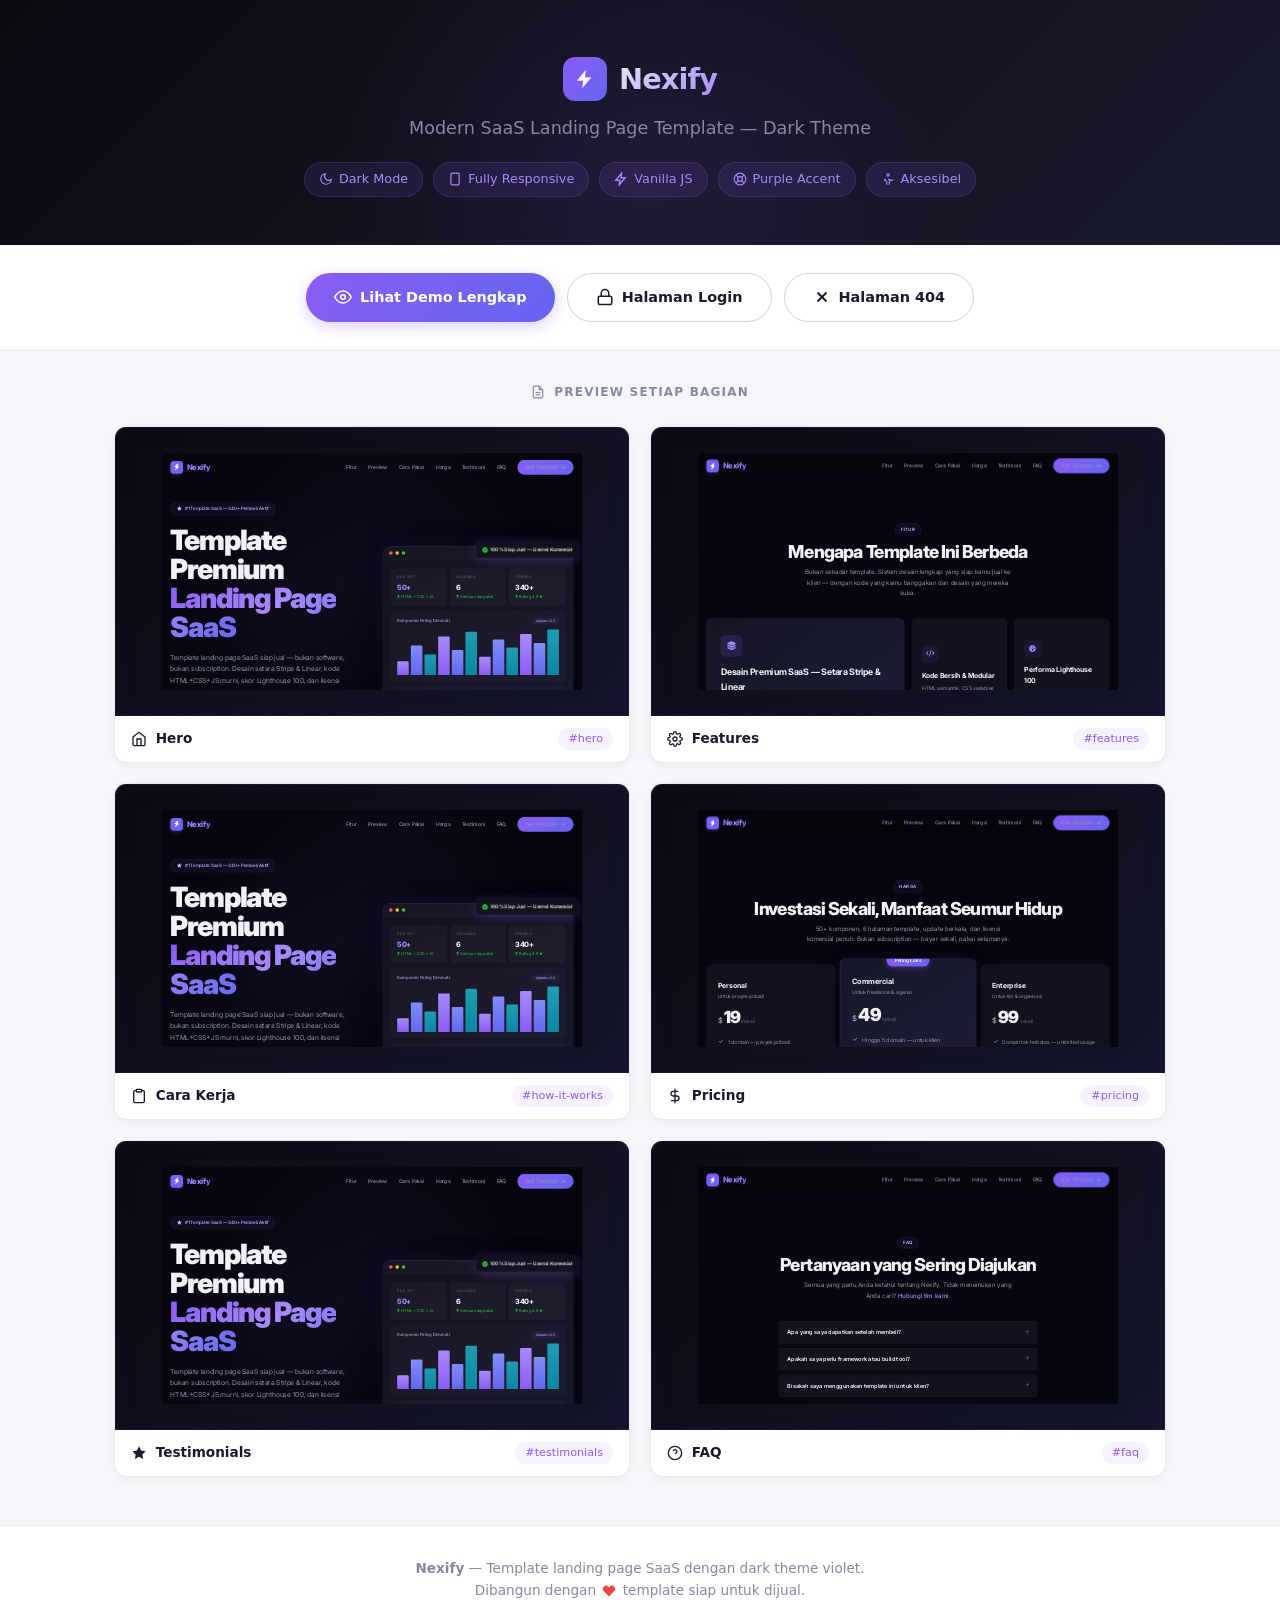
<file: preview.html>
<!DOCTYPE html>
<html lang="id">
<head>
  <meta charset="UTF-8">
  <meta name="viewport" content="width=device-width, initial-scale=1.0">
  <title>Nexify — Preview Template</title>
  <style>
    /* ===== Reset & Base ===== */
    *, *::before, *::after { margin: 0; padding: 0; box-sizing: border-box; }

    body {
      font-family: system-ui, -apple-system, 'Segoe UI', Roboto, sans-serif;
      background: #f5f6fa;
      color: #1a1a2e;
      line-height: 1.6;
      -webkit-font-smoothing: antialiased;
    }

    /* ===== Header ===== */
    .preview-header {
      background: linear-gradient(135deg, #0b0b12 0%, #1a1a2e 100%);
      color: #fff;
      text-align: center;
      padding: 56px 24px 48px;
      position: relative;
      overflow: hidden;
    }

    .preview-header::before {
      content: '';
      position: absolute;
      top: -50%;
      left: 50%;
      transform: translateX(-50%);
      width: 600px;
      height: 600px;
      background: radial-gradient(circle, rgba(139,92,246,0.1) 0%, transparent 70%);
      pointer-events: none;
    }

    .preview-header .logo {
      display: flex;
      align-items: center;
      justify-content: center;
      gap: 12px;
      font-size: 1.8rem;
      font-weight: 800;
      letter-spacing: -0.03em;
      margin-bottom: 12px;
    }

    .preview-header .logo-icon {
      width: 44px;
      height: 44px;
      background: linear-gradient(135deg, #8b5cf6, #6366f1);
      border-radius: 12px;
      display: flex;
      align-items: center;
      justify-content: center;
      font-size: 1.4rem;
    }

    .preview-header .logo span {
      background: linear-gradient(135deg, #f1f1f7, #a78bfa);
      -webkit-background-clip: text;
      -webkit-text-fill-color: transparent;
      background-clip: text;
    }

    .preview-header h1 {
      font-size: 1.1rem;
      font-weight: 400;
      color: #8888a0;
      margin-bottom: 20px;
    }

    .preview-header .badge-group {
      display: flex;
      justify-content: center;
      gap: 10px;
      flex-wrap: wrap;
    }

    .preview-header .badge {
      display: inline-flex;
      align-items: center;
      gap: 6px;
      padding: 6px 14px;
      background: rgba(139,92,246,0.12);
      border: 1px solid rgba(139,92,246,0.2);
      border-radius: 100px;
      font-size: 0.8rem;
      font-weight: 500;
      color: #a78bfa;
    }

    /* ===== Action Buttons ===== */
    .preview-actions {
      display: flex;
      justify-content: center;
      gap: 12px;
      padding: 28px 24px;
      flex-wrap: wrap;
      background: #fff;
      border-bottom: 1px solid #e8e8ee;
    }

    .preview-actions .btn {
      display: inline-flex;
      align-items: center;
      gap: 8px;
      padding: 12px 28px;
      border-radius: 100px;
      font-size: 0.9rem;
      font-weight: 600;
      text-decoration: none;
      transition: transform 0.2s, box-shadow 0.2s;
      font-family: inherit;
      cursor: pointer;
    }

    .preview-actions .btn:hover {
      transform: translateY(-2px);
    }

    .preview-actions .btn-primary {
      background: linear-gradient(135deg, #8b5cf6, #6366f1);
      color: #fff;
      box-shadow: 0 4px 16px rgba(139,92,246,0.3);
    }

    .preview-actions .btn-primary:hover {
      box-shadow: 0 8px 24px rgba(139,92,246,0.4);
    }

    .preview-actions .btn-secondary {
      background: transparent;
      color: #1a1a2e;
      border: 1px solid #d0d0db;
    }

    .preview-actions .btn-secondary:hover {
      background: #f0f0f5;
      border-color: #8b5cf6;
    }

    /* ===== Section Label ===== */
    .preview-section-label {
      text-align: center;
      padding: 32px 24px 8px;
      font-size: 0.75rem;
      font-weight: 700;
      text-transform: uppercase;
      letter-spacing: 0.1em;
      color: #8888a0;
    }

    /* ===== Thumbnail Grid ===== */
    .preview-grid {
      max-width: 1100px;
      margin: 0 auto;
      padding: 16px 24px 48px;
      display: grid;
      grid-template-columns: 1fr 1fr;
      gap: 20px;
    }

    .preview-card {
      background: #fff;
      border: 1px solid #e8e8ee;
      border-radius: 12px;
      overflow: hidden;
      box-shadow: 0 2px 8px rgba(0,0,0,0.04);
      transition: box-shadow 0.2s, transform 0.2s;
    }

    .preview-card:hover {
      box-shadow: 0 8px 24px rgba(0,0,0,0.08);
      transform: translateY(-2px);
    }

    .preview-card .thumb-container {
      display: flex;
      align-items: center;
      justify-content: center;
      width: 100%;
      aspect-ratio: 16 / 9;
      overflow: hidden;
      background: #0b0b12;
      position: relative;
    }

    .preview-card .thumb-container iframe {
      width: 1200px;
      height: 675px;
      border: none;
      transform: scale(0.35);
      pointer-events: none;
      flex-shrink: 0;
    }

    /* Gradient border overlay — bikin thumbnail keliatan batasnya */
    .preview-card .thumb-container::after {
      content: '';
      position: absolute;
      inset: 0;
      border: 1px solid rgba(139, 92, 246, 0.1);
      border-radius: 12px 12px 0 0;
      pointer-events: none;
      box-shadow: inset 0 0 30px rgba(139, 92, 246, 0.03);
    }

    .preview-card .card-label {
      padding: 12px 16px;
      font-size: 0.85rem;
      font-weight: 600;
      color: #1a1a2e;
      display: flex;
      align-items: center;
      justify-content: space-between;
    }

    .preview-card .card-label .section-tag {
      font-size: 0.7rem;
      font-weight: 500;
      color: #8b5cf6;
      background: rgba(139,92,246,0.08);
      padding: 2px 10px;
      border-radius: 100px;
    }

    /* ===== Footer ===== */
    .preview-footer {
      text-align: center;
      padding: 32px 24px;
      font-size: 0.85rem;
      color: #8888a0;
      border-top: 1px solid #e8e8ee;
      background: #fff;
    }

    .preview-footer a {
      color: #8b5cf6;
      text-decoration: none;
    }

    .preview-footer a:hover {
      text-decoration: underline;
    }

    /* ===== Responsive ===== */
    @media (max-width: 768px) {
      .preview-grid { grid-template-columns: 1fr; }
      .preview-header { padding: 40px 20px 36px; }
      .preview-header .logo { font-size: 1.4rem; }
      .preview-actions .btn { width: 100%; justify-content: center; }
    }

    /* ===== Loading Shimmer ===== */
    @keyframes shimmer {
      0% { background-position: 0% 50%; }
      50% { background-position: 100% 50%; }
      100% { background-position: 0% 50%; }
    }

    .preview-card .thumb-container {
      background: linear-gradient(135deg, #0b0b12, #14142a, #0b0b12);
      background-size: 200% 200%;
      animation: shimmer 3s ease infinite;
    }

    /* When iframe loads, it covers the shimmer naturally */
  </style>
</head>
<body>

  <!-- ===== HEADER ===== -->
  <header class="preview-header">
    <div class="logo">
      <div class="logo-icon">
        <!-- Bolt icon -->
        <svg viewBox="0 0 24 24" width="22" height="22" fill="#fff">
          <path d="M13 2L3 14h7l-1 8 10-12h-7l1-8z"/>
        </svg>
      </div>
      <span>Nexify</span>
    </div>
    <h1>Modern SaaS Landing Page Template — Dark Theme</h1>
    <div class="badge-group">
      <span class="badge">
        <!-- Moon icon -->
        <svg viewBox="0 0 24 24" width="14" height="14" fill="none" stroke="currentColor" stroke-width="2"><path d="M21 12.79A9 9 0 1111.21 3 7 7 0 0021 12.79z"/></svg>
        Dark Mode
      </span>
      <span class="badge">
        <!-- Device icon -->
        <svg viewBox="0 0 24 24" width="14" height="14" fill="none" stroke="currentColor" stroke-width="2"><rect x="5" y="2" width="14" height="20" rx="2"/><line x1="12" y1="18" x2="12" y2="18" stroke="currentColor" stroke-width="2.5"/></svg>
        Fully Responsive
      </span>
      <span class="badge">
        <!-- Bolt icon -->
        <svg viewBox="0 0 24 24" width="14" height="14" fill="none" stroke="currentColor" stroke-width="2.5"><path d="M13 2L3 14h7l-1 8 10-12h-7l1-8z"/></svg>
        Vanilla JS
      </span>
      <span class="badge">
        <!-- Palette icon -->
        <svg viewBox="0 0 24 24" width="14" height="14" fill="none" stroke="currentColor" stroke-width="2"><circle cx="12" cy="12" r="10"/><circle cx="12" cy="12" r="4"/><line x1="4.93" y1="4.93" x2="9.17" y2="9.17"/><line x1="14.83" y1="14.83" x2="19.07" y2="19.07"/><line x1="14.83" y1="9.17" x2="19.07" y2="4.93"/><line x1="4.93" y1="19.07" x2="9.17" y2="14.83"/></svg>
        Purple Accent
      </span>
      <span class="badge">
        <!-- Accessibility icon -->
        <svg viewBox="0 0 24 24" width="14" height="14" fill="none" stroke="currentColor" stroke-width="2"><circle cx="12" cy="5" r="2"/><path d="M10 22v-5l-1-1-2-3-2 1"/><path d="M14 22v-4l2-4h5"/><path d="M12 13h4"/></svg>
        Aksesibel
      </span>
    </div>
  </header>

  <!-- ===== ACTION BUTTONS ===== -->
  <div class="preview-actions">
    <a href="index.html" class="btn btn-primary" target="_blank">
      <!-- Eye icon -->
      <svg viewBox="0 0 24 24" width="18" height="18" fill="none" stroke="currentColor" stroke-width="2"><path d="M1 12s4-8 11-8 11 8 11 8-4 8-11 8-11-8-11-8z"/><circle cx="12" cy="12" r="3"/></svg>
      Lihat Demo Lengkap
    </a>
    <a href="login.html" class="btn btn-secondary" target="_blank">
      <!-- Lock icon -->
      <svg viewBox="0 0 24 24" width="18" height="18" fill="none" stroke="currentColor" stroke-width="2"><rect x="3" y="11" width="18" height="11" rx="2"/><path d="M7 11V7a5 5 0 0110 0v4"/></svg>
      Halaman Login
    </a>
    <a href="404.html" class="btn btn-secondary" target="_blank">
      <!-- X icon -->
      <svg viewBox="0 0 24 24" width="18" height="18" fill="none" stroke="currentColor" stroke-width="2.5"><line x1="18" y1="6" x2="6" y2="18"/><line x1="6" y1="6" x2="18" y2="18"/></svg>
      Halaman 404
    </a>
  </div>

  <!-- ===== SECTION PREVIEWS ===== -->
  <div class="preview-section-label">
    <!-- File icon -->
    <svg viewBox="0 0 24 24" width="14" height="14" fill="none" stroke="currentColor" stroke-width="2" style="vertical-align:middle;margin-right:4px"><path d="M14 2H6a2 2 0 00-2 2v16a2 2 0 002 2h12a2 2 0 002-2V8z"/><polyline points="14 2 14 8 20 8"/><line x1="16" y1="13" x2="8" y2="13"/><line x1="16" y1="17" x2="8" y2="17"/></svg>
    Preview Setiap Bagian
  </div>

  <div class="preview-grid">

    <!-- Hero -->
    <div class="preview-card">
      <div class="thumb-container">
        <iframe src="index.html#hero" loading="lazy" sandbox="allow-scripts allow-same-origin" title="Hero Section"></iframe>
      </div>
      <div class="card-label">
        <span>
          <!-- Home icon -->
          <svg viewBox="0 0 24 24" width="16" height="16" fill="none" stroke="currentColor" stroke-width="2" style="vertical-align:middle;margin-right:4px"><path d="M3 9l9-7 9 7v11a2 2 0 01-2 2H5a2 2 0 01-2-2z"/><polyline points="9 22 9 12 15 12 15 22"/></svg>
          Hero
        </span>
        <span class="section-tag">#hero</span>
      </div>
    </div>

    <!-- Features -->
    <div class="preview-card">
      <div class="thumb-container">
        <iframe src="index.html#features" loading="lazy" sandbox="allow-scripts allow-same-origin" title="Features Section"></iframe>
      </div>
      <div class="card-label">
        <span>
          <!-- Gear icon -->
          <svg viewBox="0 0 24 24" width="16" height="16" fill="none" stroke="currentColor" stroke-width="2" style="vertical-align:middle;margin-right:4px"><circle cx="12" cy="12" r="3"/><path d="M19.4 15a1.65 1.65 0 00.33 1.82l.06.06a2 2 0 010 2.83 2 2 0 01-2.83 0l-.06-.06a1.65 1.65 0 00-1.82-.33 1.65 1.65 0 00-1 1.51V21a2 2 0 01-2 2 2 2 0 01-2-2v-.09A1.65 1.65 0 009 19.4a1.65 1.65 0 00-1.82.33l-.06.06a2 2 0 01-2.83 0 2 2 0 010-2.83l.06-.06A1.65 1.65 0 004.68 15a1.65 1.65 0 00-1.51-1H3a2 2 0 01-2-2 2 2 0 012-2h.09A1.65 1.65 0 004.6 9a1.65 1.65 0 00-.33-1.82l-.06-.06a2 2 0 010-2.83 2 2 0 012.83 0l.06.06A1.65 1.65 0 009 4.68a1.65 1.65 0 001-1.51V3a2 2 0 012-2 2 2 0 012 2v.09a1.65 1.65 0 001 1.51 1.65 1.65 0 001.82-.33l.06-.06a2 2 0 012.83 0 2 2 0 010 2.83l-.06.06A1.65 1.65 0 0019.32 9a1.65 1.65 0 001.51 1H21a2 2 0 012 2 2 2 0 01-2 2h-.09a1.65 1.65 0 00-1.51 1z"/></svg>
          Features
        </span>
        <span class="section-tag">#features</span>
      </div>
    </div>

    <!-- How It Works -->
    <div class="preview-card">
      <div class="thumb-container">
        <iframe src="index.html#how-it-works" loading="lazy" sandbox="allow-scripts allow-same-origin" title="How It Works Section"></iframe>
      </div>
      <div class="card-label">
        <span>
          <!-- Clipboard icon -->
          <svg viewBox="0 0 24 24" width="16" height="16" fill="none" stroke="currentColor" stroke-width="2" style="vertical-align:middle;margin-right:4px"><path d="M16 4h2a2 2 0 012 2v14a2 2 0 01-2 2H6a2 2 0 01-2-2V6a2 2 0 012-2h2"/><rect x="8" y="2" width="8" height="4" rx="1"/></svg>
          Cara Kerja
        </span>
        <span class="section-tag">#how-it-works</span>
      </div>
    </div>

    <!-- Pricing -->
    <div class="preview-card">
      <div class="thumb-container">
        <iframe src="index.html#pricing" loading="lazy" sandbox="allow-scripts allow-same-origin" title="Pricing Section"></iframe>
      </div>
      <div class="card-label">
        <span>
          <!-- Dollar icon -->
          <svg viewBox="0 0 24 24" width="16" height="16" fill="none" stroke="currentColor" stroke-width="2" style="vertical-align:middle;margin-right:4px"><line x1="12" y1="1" x2="12" y2="23"/><path d="M17 5H9.5a3.5 3.5 0 000 7h5a3.5 3.5 0 010 7H6"/></svg>
          Pricing
        </span>
        <span class="section-tag">#pricing</span>
      </div>
    </div>

    <!-- Testimonials -->
    <div class="preview-card">
      <div class="thumb-container">
        <iframe src="index.html#testimonials" loading="lazy" sandbox="allow-scripts allow-same-origin" title="Testimonials Section"></iframe>
      </div>
      <div class="card-label">
        <span>
          <!-- Star icon -->
          <svg viewBox="0 0 24 24" width="16" height="16" fill="currentColor" style="vertical-align:middle;margin-right:4px"><polygon points="12 2 15.09 8.26 22 9.27 17 14.14 18.18 21.02 12 17.77 5.82 21.02 7 14.14 2 9.27 8.91 8.26 12 2"/></svg>
          Testimonials
        </span>
        <span class="section-tag">#testimonials</span>
      </div>
    </div>

    <!-- FAQ -->
    <div class="preview-card">
      <div class="thumb-container">
        <iframe src="index.html#faq" loading="lazy" sandbox="allow-scripts allow-same-origin" title="FAQ Section"></iframe>
      </div>
      <div class="card-label">
        <span>
          <!-- Help circle icon -->
          <svg viewBox="0 0 24 24" width="16" height="16" fill="none" stroke="currentColor" stroke-width="2" style="vertical-align:middle;margin-right:4px"><circle cx="12" cy="12" r="10"/><path d="M9.09 9a3 3 0 015.83 1c0 2-3 3-3 3"/><line x1="12" y1="17" x2="12" y2="17" stroke="currentColor" stroke-width="2.5"/></svg>
          FAQ
        </span>
        <span class="section-tag">#faq</span>
      </div>
    </div>

  </div>

  <!-- ===== FOOTER ===== -->
  <footer class="preview-footer">
    <p>
      <strong>Nexify</strong> &mdash; Template landing page SaaS dengan dark theme violet.<br>
      Dibangun dengan
      <!-- Heart icon -->
      <svg viewBox="0 0 24 24" width="14" height="14" fill="#ef4444" style="vertical-align:middle;margin:0 2px"><path d="M20.84 4.61a5.5 5.5 0 00-7.78 0L12 5.67l-1.06-1.06a5.5 5.5 0 00-7.78 7.78l1.06 1.06L12 21.23l7.78-7.78 1.06-1.06a5.5 5.5 0 000-7.78z"/></svg>
      template siap untuk dijual</a>.
    </p>
  </footer>

</body>
</html>
</file>
<file: assets/css/style.css>
/* ============================================================
   Nexify — Premium SaaS Template
   Style Sheet — Redesigned for $99 Quality
   ============================================================
   Table of Contents:
    1.  Reset & Base
    2.  CSS Variables
    3.  Utility Classes
    4.  Reveal Animations
    5.  Navbar
    6.  Hero
    7.  Trust Bar
    8.  Features (Bento Grid)
    9.  How It Works
   10.  Pricing
   11.  Testimonials (Masonry)
   12.  FAQ Accordion
   13.  CTA Section
   14.  Email Signup Form
   15.  Footer
   16.  Auth Pages (login, 404, preview shared)
   17.  Responsive Breakpoints
   ============================================================ */

/* ======= 1. RESET & BASE ======= */
*, *::before, *::after {
  margin: 0;
  padding: 0;
  box-sizing: border-box;
}

html {
  scroll-behavior: smooth;
  scroll-padding-top: 80px;
}

body {
  font-family: 'Inter', -apple-system, BlinkMacSystemFont, sans-serif;
  background-color: #06060e;
  color: #f1f1f7;
  line-height: 1.6;
  -webkit-font-smoothing: antialiased;
  -moz-osx-font-smoothing: grayscale;
  overflow-x: hidden;
}

a {
  text-decoration: none;
  color: inherit;
}

ul { list-style: none; }

img {
  max-width: 100%;
  display: block;
}

input, button, textarea {
  font-family: inherit;
}

/* ======= FOCUS-VISIBLE (keyboard accessibility) ======= */
:focus-visible {
  outline: 2px solid var(--accent);
  outline-offset: 2px;
}

:focus:not(:focus-visible) {
  outline: none;
}

/* Selection */
::selection {
  background: rgba(139, 92, 246, 0.3);
  color: #fff;
}

/* Scrollbar */
::-webkit-scrollbar {
  width: 8px;
}
::-webkit-scrollbar-track {
  background: #06060e;
}
::-webkit-scrollbar-thumb {
  background: #2a2a45;
  border-radius: 4px;
}
::-webkit-scrollbar-thumb:hover {
  background: #3a3a5a;
}

/* ======= 2. CSS VARIABLES — Premium Dark Palette ======= */
:root {
  /* Backgrounds — deeper, richer */
  --bg-primary: #06060e;
  --bg-secondary: #0c0c1a;
  --bg-card: #12121f;
  --bg-card-hover: #1a1a2f;
  --bg-elevated: #1e1e36;
  --bg-glass: rgba(18, 18, 31, 0.72);

  /* Text — more contrast */
  --text-primary: #f1f1f7;
  --text-secondary: #9292b0;
  --text-muted: #5c5c7a;

  /* Purple accent system — richer, more nuanced */
  --accent: #8b5cf6;
  --accent-hover: #a78bfa;
  --accent-light: #c4b5fd;
  --accent-subtle: rgba(139, 92, 246, 0.08);
  --accent-glow: rgba(139, 92, 246, 0.3);
  --accent-glow-strong: rgba(139, 92, 246, 0.45);

  /* Secondary gradients */
  --gradient-primary: linear-gradient(135deg, #8b5cf6, #6366f1);
  --gradient-accent: linear-gradient(135deg, #8b5cf6, #a78bfa, #6366f1);
  --gradient-cta: linear-gradient(135deg, #7c3aed, #6366f1, #8b5cf6);
  --gradient-card: linear-gradient(145deg, #12121f, #1a1a2f);
  --gradient-glass: linear-gradient(145deg, rgba(255,255,255,0.04), rgba(255,255,255,0.01));

  /* Borders */
  --border: rgba(255, 255, 255, 0.05);
  --border-hover: rgba(255, 255, 255, 0.12);
  --border-accent: rgba(139, 92, 246, 0.2);
  --border-accent-strong: rgba(139, 92, 246, 0.35);

  /* Radius */
  --radius: 16px;
  --radius-sm: 10px;
  --radius-lg: 24px;
  --radius-xl: 32px;

  /* Shadows */
  --shadow: 0 4px 24px rgba(0, 0, 0, 0.4);
  --shadow-lg: 0 12px 48px rgba(0, 0, 0, 0.5);
  --shadow-glow: 0 8px 32px rgba(139, 92, 246, 0.25);
  --shadow-glow-lg: 0 16px 48px rgba(139, 92, 246, 0.3);

  /* Transitions */
  --transition: 0.3s cubic-bezier(0.16, 1, 0.3, 1);
  --transition-slow: 0.5s cubic-bezier(0.16, 1, 0.3, 1);
  --transition-bounce: 0.4s cubic-bezier(0.34, 1.56, 0.64, 1);

  /* Layout */
  --max-width: 1200px;
}

/* ======= 3. UTILITY CLASSES ======= */
.container {
  width: 100%;
  max-width: var(--max-width);
  margin: 0 auto;
  padding: 0 24px;
}

.section {
  padding: 120px 0;
  position: relative;
}

.section-label {
  display: inline-flex;
  align-items: center;
  gap: 8px;
  font-size: 0.78rem;
  font-weight: 600;
  letter-spacing: 0.1em;
  text-transform: uppercase;
  color: var(--accent-light);
  margin-bottom: 16px;
  background: var(--accent-subtle);
  border: 1px solid var(--border-accent);
  padding: 6px 16px;
  border-radius: 100px;
}

.section-title {
  font-size: clamp(2.2rem, 4.5vw, 3.2rem);
  font-weight: 800;
  line-height: 1.1;
  letter-spacing: -0.04em;
  margin-bottom: 16px;
}

.section-subtitle {
  font-size: 1.1rem;
  color: var(--text-secondary);
  max-width: 600px;
  line-height: 1.75;
}

.text-center {
  text-align: center;
}

.mx-auto {
  margin-left: auto;
  margin-right: auto;
}

.inline-accent-link {
  color: var(--accent-hover);
  font-weight: 500;
  transition: color var(--transition);
}
.inline-accent-link:hover {
  color: var(--accent-light);
}

.inline-accent-icon {
  color: var(--accent);
}

/* Glass card utility */
.glass {
  background: var(--gradient-glass);
  backdrop-filter: blur(24px);
  -webkit-backdrop-filter: blur(24px);
  border: 1px solid var(--border);
}

/* Gradient border utility */
.gradient-border {
  position: relative;
}
.gradient-border::before {
  content: '';
  position: absolute;
  inset: -1px;
  border-radius: inherit;
  padding: 1px;
  background: linear-gradient(135deg, var(--accent), transparent 50%, var(--accent));
  -webkit-mask: linear-gradient(#fff 0 0) content-box, linear-gradient(#fff 0 0);
  -webkit-mask-composite: xor;
  mask-composite: exclude;
  pointer-events: none;
  opacity: 0.4;
  transition: opacity var(--transition);
}
.gradient-border:hover::before {
  opacity: 0.7;
}

/* ======= 4. REVEAL ANIMATIONS (Intersection Observer) ======= */
.reveal {
  opacity: 0;
  transform: translateY(40px);
  transition: opacity 0.7s cubic-bezier(0.16, 1, 0.3, 1),
              transform 0.7s cubic-bezier(0.16, 1, 0.3, 1);
}

.reveal.visible {
  opacity: 1;
  transform: translateY(0);
}

.reveal-delay-1 { transition-delay: 0.1s; }
.reveal-delay-2 { transition-delay: 0.2s; }
.reveal-delay-3 { transition-delay: 0.3s; }
.reveal-delay-4 { transition-delay: 0.4s; }
.reveal-delay-5 { transition-delay: 0.5s; }
.reveal-delay-6 { transition-delay: 0.6s; }

@media (prefers-reduced-motion: reduce) {
  .reveal {
    opacity: 1;
    transform: none;
    transition: none;
  }
  html { scroll-behavior: auto; }
}

/* ======= 5. NAVBAR ======= */
.navbar {
  position: fixed;
  top: 0;
  left: 0;
  right: 0;
  z-index: 1000;
  padding: 18px 0;
  transition: background 0.35s ease, padding 0.35s ease, border-color 0.35s ease;
  border-bottom: 1px solid transparent;
}

.navbar.scrolled {
  background: rgba(6, 6, 14, 0.78);
  backdrop-filter: blur(20px);
  -webkit-backdrop-filter: blur(20px);
  border-bottom-color: var(--border);
  padding: 14px 0;
}

.navbar .container {
  display: flex;
  align-items: center;
  justify-content: space-between;
}

.nav-logo {
  display: flex;
  align-items: center;
  gap: 10px;
  font-size: 1.4rem;
  font-weight: 800;
  letter-spacing: -0.03em;
}

.nav-logo-icon {
  width: 36px;
  height: 36px;
  background: var(--gradient-primary);
  border-radius: 10px;
  display: flex;
  align-items: center;
  justify-content: center;
  font-size: 1.1rem;
  color: #fff;
  box-shadow: 0 4px 12px rgba(139, 92, 246, 0.3);
}

.nav-logo span {
  background: var(--gradient-accent);
  -webkit-background-clip: text;
  -webkit-text-fill-color: transparent;
  background-clip: text;
}

.nav-links {
  display: flex;
  align-items: center;
  gap: 32px;
}

.nav-links a {
  font-size: 0.9rem;
  font-weight: 500;
  color: var(--text-secondary);
  transition: color var(--transition);
  position: relative;
}

.nav-links a::after {
  content: '';
  position: absolute;
  bottom: -4px;
  left: 0;
  width: 0;
  height: 2px;
  background: var(--gradient-primary);
  border-radius: 2px;
  transition: width var(--transition);
}

.nav-links a:hover,
.nav-links a.active {
  color: var(--text-primary);
}

.nav-links a.active::after {
  width: 100%;
}

.nav-cta {
  display: inline-flex;
  align-items: center;
  gap: 8px;
  padding: 10px 24px;
  background: var(--gradient-primary);
  color: #fff;
  font-size: 0.9rem;
  font-weight: 600;
  border-radius: 100px;
  transition: transform var(--transition), box-shadow var(--transition);
}

.nav-cta:hover {
  transform: translateY(-2px);
  box-shadow: var(--shadow-glow);
}

/* Hamburger */
.hamburger {
  display: none;
  flex-direction: column;
  gap: 5px;
  cursor: pointer;
  padding: 4px;
  background: none;
  border: none;
}

.hamburger span {
  width: 24px;
  height: 2px;
  background: var(--text-primary);
  border-radius: 2px;
  transition: transform 0.3s ease, opacity 0.3s ease;
}

.hamburger.active span:nth-child(1) {
  transform: rotate(45deg) translate(5px, 5px);
}
.hamburger.active span:nth-child(2) {
  opacity: 0;
}
.hamburger.active span:nth-child(3) {
  transform: rotate(-45deg) translate(5px, -5px);
}

/* ======= 6. HERO — Premium Redesign ======= */
.hero {
  min-height: 100vh;
  display: flex;
  align-items: center;
  position: relative;
  padding: 140px 0 80px;
  overflow: hidden;
}

/* Layered background glow — depth */
.hero-bg-glow {
  position: absolute;
  top: -25%;
  left: 50%;
  transform: translateX(-50%);
  width: 1200px;
  height: 1200px;
  background: radial-gradient(circle, rgba(139, 92, 246, 0.07) 0%, transparent 55%);
  pointer-events: none;
}
.hero-bg-glow::after {
  content: '';
  position: absolute;
  top: 25%;
  left: -15%;
  width: 900px;
  height: 900px;
  background: radial-gradient(circle, rgba(99, 102, 241, 0.04) 0%, transparent 55%);
  pointer-events: none;
}
.hero-bg-glow::before {
  content: '';
  position: absolute;
  bottom: -10%;
  right: -20%;
  width: 700px;
  height: 700px;
  background: radial-gradient(circle, rgba(139, 92, 246, 0.03) 0%, transparent 60%);
  pointer-events: none;
}

.hero-grid {
  display: grid;
  grid-template-columns: 1fr 1fr;
  gap: 60px;
  align-items: center;
  position: relative;
  z-index: 1;
}

.hero-content {
  display: flex;
  flex-direction: column;
  gap: 28px;
}

/* Badge "Sekarang dalam Beta Publik" */
.hero-badge {
  display: inline-flex;
  align-items: center;
  gap: 8px;
  padding: 8px 18px;
  background: var(--accent-subtle);
  border: 1px solid var(--border-accent);
  border-radius: 100px;
  font-size: 0.8rem;
  font-weight: 500;
  color: var(--accent-light);
  width: fit-content;
  transition: border-color var(--transition);
}
.hero-badge:hover {
  border-color: var(--border-accent-strong);
}
.hero-badge i {
  font-size: 0.75rem;
}

/* Headline — Massive, dominant */
.hero h1 {
  font-size: clamp(3.2rem, 7vw, 5rem);
  font-weight: 900;
  line-height: 1.04;
  letter-spacing: -0.05em;
}

.hero h1 .gradient-text {
  background: var(--gradient-accent);
  -webkit-background-clip: text;
  -webkit-text-fill-color: transparent;
  background-clip: text;
}

/* Subtitle */
.hero p {
  font-size: 1.2rem;
  color: var(--text-secondary);
  line-height: 1.75;
  max-width: 540px;
}

/* Buttons — elevated CTA */
.hero-buttons {
  display: flex;
  gap: 16px;
  flex-wrap: wrap;
}

.btn-primary {
  display: inline-flex;
  align-items: center;
  gap: 10px;
  padding: 16px 36px;
  background: var(--gradient-primary);
  color: #fff;
  font-size: 1.05rem;
  font-weight: 600;
  border: none;
  border-radius: 100px;
  cursor: pointer;
  transition: transform var(--transition), box-shadow var(--transition);
  box-shadow: 0 4px 20px rgba(139, 92, 246, 0.25);
}

.btn-primary:hover {
  transform: translateY(-3px);
  box-shadow: var(--shadow-glow-lg);
}

.btn-primary:active {
  transform: translateY(-1px);
}

.btn-secondary {
  display: inline-flex;
  align-items: center;
  gap: 10px;
  padding: 16px 32px;
  background: transparent;
  color: var(--text-primary);
  font-size: 1.05rem;
  font-weight: 600;
  border: 1px solid var(--border-hover);
  border-radius: 100px;
  cursor: pointer;
  transition: background var(--transition), border-color var(--transition), transform var(--transition);
}

.btn-secondary:hover {
  background: rgba(255, 255, 255, 0.04);
  border-color: rgba(255, 255, 255, 0.2);
  transform: translateY(-2px);
}

/* Stats — cleaner, more premium */
.hero-stats {
  display: flex;
  gap: 40px;
  margin-top: 8px;
  padding-top: 28px;
  border-top: 1px solid var(--border);
}

.hero-stat .stat-icon {
  font-size: 1rem;
  color: var(--accent-hover);
  margin-bottom: 6px;
  display: block;
}

.hero-stat h3 {
  font-size: 1.8rem;
  font-weight: 800;
  letter-spacing: -0.03em;
  line-height: 1;
}

.hero-stat h3 span {
  color: var(--accent-hover);
}

.hero-stat p {
  font-size: 0.85rem;
  color: var(--text-muted);
  margin-top: 4px;
  font-weight: 500;
}

/* ======= HERO MOCKUP — Premium Glass Dashboard ======= */
.hero-mockup {
  position: relative;
  display: flex;
  justify-content: center;
  align-items: center;
}

.mockup-container {
  position: relative;
  width: 100%;
  max-width: 660px;
  background: var(--gradient-card);
  border: 1px solid var(--border);
  border-radius: var(--radius-lg);
  overflow: hidden;
  box-shadow: 0 24px 80px rgba(0, 0, 0, 0.5),
              0 0 60px rgba(139, 92, 246, 0.06),
              0 0 120px rgba(139, 92, 246, 0.03);
  transition: box-shadow var(--transition-slow);
}

.mockup-container:hover {
  box-shadow: 0 32px 100px rgba(0, 0, 0, 0.55),
              0 0 80px rgba(139, 92, 246, 0.10),
              0 0 160px rgba(139, 92, 246, 0.05);
}

/* Gradient border overlay */
.mockup-container::before {
  content: '';
  position: absolute;
  inset: -1px;
  border-radius: var(--radius-lg);
  padding: 1px;
  background: linear-gradient(135deg, var(--accent), transparent 50%, var(--accent));
  -webkit-mask: linear-gradient(#fff 0 0) content-box, linear-gradient(#fff 0 0);
  -webkit-mask-composite: xor;
  mask-composite: exclude;
  opacity: 0.35;
  pointer-events: none;
  transition: opacity var(--transition);
}
.mockup-container:hover::before {
  opacity: 0.6;
}

.mockup-browser-bar {
  display: flex;
  align-items: center;
  gap: 8px;
  padding: 14px 18px;
  background: rgba(255, 255, 255, 0.02);
  border-bottom: 1px solid var(--border);
}

.mockup-dot {
  width: 10px;
  height: 10px;
  border-radius: 50%;
  transition: opacity 0.3s;
}
.mockup-dot:nth-child(1) { background: #ff5f56; }
.mockup-dot:nth-child(2) { background: #ffbd2e; }
.mockup-dot:nth-child(3) { background: #27c93f; }

.mockup-body {
  padding: 24px;
  display: flex;
  flex-direction: column;
  gap: 16px;
}

/* Dashboard stat cards */
.mockup-stats-row {
  display: grid;
  grid-template-columns: 1fr 1fr 1fr;
  gap: 10px;
}

.mockup-stat-card {
  background: rgba(255, 255, 255, 0.03);
  border: 1px solid var(--border);
  border-radius: var(--radius-sm);
  padding: 14px 16px;
  transition: background var(--transition), border-color var(--transition);
}
.mockup-stat-card:hover {
  background: rgba(255, 255, 255, 0.05);
  border-color: var(--border-hover);
}

.mockup-stat-card .label {
  font-size: 0.65rem;
  text-transform: uppercase;
  letter-spacing: 0.06em;
  color: var(--text-muted);
  margin-bottom: 6px;
}

.mockup-stat-card .value {
  font-size: 1.3rem;
  font-weight: 800;
  letter-spacing: -0.03em;
}

.mockup-stat-card .value.accent {
  color: var(--accent-hover);
}

.mockup-stat-card .change {
  font-size: 0.7rem;
  color: #27c93f;
  margin-top: 2px;
  display: flex;
  align-items: center;
  gap: 4px;
}

/* Chart area */
.mockup-chart-area {
  background: rgba(255, 255, 255, 0.02);
  border: 1px solid var(--border);
  border-radius: var(--radius-sm);
  padding: 16px;
}

.mockup-chart-header {
  display: flex;
  justify-content: space-between;
  align-items: center;
  margin-bottom: 14px;
}

.mockup-chart-header .title {
  font-size: 0.75rem;
  font-weight: 600;
  color: var(--text-secondary);
}

.mockup-chart-header .badge {
  font-size: 0.6rem;
  padding: 3px 10px;
  background: var(--accent-subtle);
  color: var(--accent-light);
  border-radius: 100px;
}

.mockup-chart {
  display: flex;
  align-items: flex-end;
  gap: 6px;
  height: 130px;
}

.mockup-bar {
  flex: 1;
  border-radius: 3px 3px 0 0;
  min-height: 8px;
  animation: barPulse 2.5s ease-in-out infinite alternate;
}

.mockup-bar.purple {
  background: linear-gradient(to top, var(--accent), var(--accent-hover));
}

.mockup-bar.indigo {
  background: linear-gradient(to top, #6366f1, #818cf8);
}

.mockup-bar.cyan {
  background: linear-gradient(to top, #06b6d4, #22d3ee);
  opacity: 0.7;
}

.mockup-bar:nth-child(1)  { height: 30%; animation-delay: 0s; }
.mockup-bar:nth-child(2)  { height: 65%; animation-delay: 0.07s; }
.mockup-bar:nth-child(3)  { height: 45%; animation-delay: 0.14s; }
.mockup-bar:nth-child(4)  { height: 85%; animation-delay: 0.21s; }
.mockup-bar:nth-child(5)  { height: 55%; animation-delay: 0.28s; }
.mockup-bar:nth-child(6)  { height: 95%; animation-delay: 0.35s; }
.mockup-bar:nth-child(7)  { height: 40%; animation-delay: 0.42s; }
.mockup-bar:nth-child(8)  { height: 78%; animation-delay: 0.49s; }
.mockup-bar:nth-child(9)  { height: 60%; animation-delay: 0.56s; }
.mockup-bar:nth-child(10) { height: 90%; animation-delay: 0.63s; }
.mockup-bar:nth-child(11) { height: 70%; animation-delay: 0.70s; }
.mockup-bar:nth-child(12) { height: 100%; animation-delay: 0.77s; }

@keyframes barPulse {
  0% { opacity: 0.6; }
  100% { opacity: 1; }
}

/* Activity feed */
.mockup-activity-row {
  display: flex;
  flex-direction: column;
  gap: 8px;
}

.mockup-activity-item {
  display: flex;
  align-items: center;
  gap: 10px;
  padding: 10px 14px;
  background: rgba(255, 255, 255, 0.02);
  border-radius: 8px;
  border: 1px solid var(--border);
  transition: background var(--transition);
}
.mockup-activity-item:hover {
  background: rgba(255, 255, 255, 0.04);
}

.mockup-activity-dot {
  width: 8px;
  height: 8px;
  border-radius: 50%;
  flex-shrink: 0;
}

.mockup-activity-dot.green { background: #27c93f; }
.mockup-activity-dot.purple { background: var(--accent); }
.mockup-activity-dot.cyan { background: #06b6d4; }

.mockup-activity-item .text {
  flex: 1;
  font-size: 0.75rem;
  color: var(--text-secondary);
}

.mockup-activity-item .time {
  font-size: 0.65rem;
  color: var(--text-muted);
  flex-shrink: 0;
}

/* Floating badge */
.mockup-float {
  position: absolute;
  top: -14px;
  right: -14px;
  background: var(--bg-glass);
  backdrop-filter: blur(16px);
  -webkit-backdrop-filter: blur(16px);
  border: 1px solid var(--border-accent);
  border-radius: var(--radius-sm);
  padding: 12px 16px;
  display: flex;
  align-items: center;
  gap: 8px;
  box-shadow: var(--shadow-glow);
  animation: float 3s ease-in-out infinite;
}

.mockup-float i {
  color: #27c93f;
  font-size: 1rem;
}

.mockup-float span {
  font-size: 0.85rem;
  font-weight: 600;
  white-space: nowrap;
  color: var(--text-primary);
}

@keyframes float {
  0%, 100% { transform: translateY(0); }
  50% { transform: translateY(-8px); }
}

/* ======= 7. TRUST BAR — Social Proof ======= */
.trust-bar {
  padding: 60px 0;
  text-align: center;
  position: relative;
}

.trust-bar-label {
  font-size: 0.75rem;
  font-weight: 600;
  text-transform: uppercase;
  letter-spacing: 0.12em;
  color: var(--text-muted);
  margin-bottom: 28px;
}

.trust-bar-logos {
  display: flex;
  align-items: center;
  justify-content: center;
  gap: 48px;
  flex-wrap: wrap;
  row-gap: 20px;
}

.trust-logo {
  height: 28px;
  opacity: 0.25;
  filter: grayscale(1) brightness(1.5);
  transition: opacity var(--transition);
  font-size: 0;
}
.trust-logo:hover {
  opacity: 0.5;
}

/* Text-based trust items */
.trust-logo-text {
  display: inline-flex;
  align-items: center;
  gap: 6px;
  font-size: 0.85rem;
  font-weight: 500;
  color: var(--text-muted);
  letter-spacing: 0.02em;
  transition: color var(--transition);
  white-space: nowrap;
}
.trust-logo-text i {
  color: var(--accent-hover);
  font-size: 0.9rem;
}
.trust-logo-text:hover {
  color: var(--text-secondary);
}

/* Inline SVG or text-based logo placeholders */
.trust-logo svg {
  height: 100%;
  width: auto;
}

/* ======= 8. FEATURES — Premium Bento Grid 2026 ======= */
.features-grid {
  display: grid;
  grid-template-columns: repeat(4, 1fr);
  gap: 20px;
  margin-top: 56px;
}

/* Bento spans — default card */
.feature-card {
  background: var(--bg-card);
  border: 1px solid var(--border);
  border-radius: var(--radius);
  padding: 32px 28px;
  transition: background var(--transition), transform var(--transition), border-color var(--transition), box-shadow var(--transition);
  position: relative;
  overflow: hidden;
}

.feature-card::before {
  content: '';
  position: absolute;
  top: 0;
  left: 0;
  right: 0;
  height: 1px;
  background: linear-gradient(90deg, transparent, var(--accent), transparent);
  opacity: 0;
  transition: opacity var(--transition);
}

.feature-card:hover {
  background: var(--bg-card-hover);
  border-color: var(--border-accent);
  transform: translateY(-4px);
  box-shadow: 0 8px 32px rgba(0, 0, 0, 0.3);
}

.feature-card:hover::before {
  opacity: 0.5;
}

/* === HERO CARD — 2 cols × 2 rows (focal point) === */
.feature-card.hero-card {
  grid-column: span 2;
  grid-row: span 2;
  background: linear-gradient(145deg, #151525, #1e1e38);
  border-color: var(--border-accent);
  padding: 48px 40px;
  display: flex;
  flex-direction: column;
  justify-content: center;
}
.feature-card.hero-card::after {
  content: '';
  position: absolute;
  inset: -1px;
  border-radius: var(--radius);
  padding: 1px;
  background: linear-gradient(135deg, var(--accent), transparent 50%, #6366f1);
  -webkit-mask: linear-gradient(#fff 0 0) content-box, linear-gradient(#fff 0 0);
  -webkit-mask-composite: xor;
  mask-composite: exclude;
  pointer-events: none;
  opacity: 0.35;
}
.feature-card.hero-card:hover {
  transform: translateY(-6px);
  box-shadow: 0 16px 48px rgba(0, 0, 0, 0.4), 0 0 30px rgba(139, 92, 246, 0.06);
}

/* === VERTICAL CARD — 1 col × 2 rows === */
.feature-card.vertical-card {
  grid-row: span 2;
  display: flex;
  flex-direction: column;
  justify-content: center;
}

/* === HORIZONTAL CARD — 2 cols × 1 row === */
.feature-card.horizontal-card {
  grid-column: span 2;
  display: flex;
  align-items: center;
  gap: 32px;
  padding: 28px 36px;
}
.feature-card.horizontal-card .feature-icon {
  margin-bottom: 0;
  flex-shrink: 0;
}
.feature-card.horizontal-card .feature-text {
  flex: 1;
}
.feature-card.horizontal-card h3 {
  margin-bottom: 6px;
}
.feature-card.horizontal-card p {
  margin-bottom: 0;
}

/* === ICON STYLING === */
.feature-card .feature-icon {
  width: 48px;
  height: 48px;
  background: var(--accent-subtle);
  border-radius: 12px;
  display: flex;
  align-items: center;
  justify-content: center;
  font-size: 1.2rem;
  color: var(--accent-hover);
  margin-bottom: 20px;
  transition: background var(--transition), transform var(--transition);
}
.feature-card:hover .feature-icon {
  background: rgba(139, 92, 246, 0.15);
}
.hero-card .feature-icon {
  width: 60px;
  height: 60px;
  font-size: 1.6rem;
  background: rgba(139, 92, 246, 0.15);
  border: 1px solid var(--border-accent);
  margin-bottom: 24px;
}

.feature-card h3 {
  font-size: 1.15rem;
  font-weight: 700;
  margin-bottom: 8px;
  letter-spacing: -0.02em;
}

.hero-card h3 {
  font-size: 1.6rem;
  margin-bottom: 14px;
  letter-spacing: -0.03em;
}

.vertical-card h3 {
  font-size: 1.25rem;
}

.feature-card p {
  font-size: 0.9rem;
  color: var(--text-secondary);
  line-height: 1.7;
}

.hero-card p {
  font-size: 1.05rem;
  max-width: 480px;
  line-height: 1.8;
}

/* Horizontal card arrow indicator */
.feature-card.horizontal-card .card-arrow {
  width: 40px;
  height: 40px;
  border-radius: 50%;
  background: var(--accent-subtle);
  border: 1px solid var(--border-accent);
  display: flex;
  align-items: center;
  justify-content: center;
  color: var(--accent-hover);
  font-size: 1rem;
  flex-shrink: 0;
  transition: all var(--transition);
}
.feature-card.horizontal-card:hover .card-arrow {
  background: var(--accent);
  color: #fff;
  transform: translateX(4px);
}

/* ======= 9. HOW IT WORKS ======= */
.how-grid {
  display: grid;
  grid-template-columns: repeat(3, 1fr);
  gap: 40px;
  margin-top: 56px;
  position: relative;
}

.how-step {
  text-align: center;
  position: relative;
}

.how-step-number {
  width: 60px;
  height: 60px;
  background: var(--gradient-primary);
  border-radius: 50%;
  display: flex;
  align-items: center;
  justify-content: center;
  font-size: 1.4rem;
  font-weight: 800;
  color: #fff;
  margin: 0 auto 20px;
  position: relative;
  z-index: 1;
  box-shadow: 0 4px 16px rgba(139, 92, 246, 0.25);
}

.how-step h3 {
  font-size: 1.2rem;
  font-weight: 700;
  margin-bottom: 8px;
  letter-spacing: -0.02em;
}

.how-step p {
  font-size: 0.9rem;
  color: var(--text-secondary);
  line-height: 1.7;
  max-width: 300px;
  margin: 0 auto;
}

.how-connector {
  display: none;
}

@media (min-width: 768px) {
  .how-connector {
    display: block;
    position: absolute;
    top: 30px;
    left: calc(16.67% + 28px);
    right: calc(16.67% + 28px);
    height: 2px;
    background: linear-gradient(to right, var(--accent), var(--border), var(--accent));
    z-index: 0;
  }
}

/* ======= 10. PRICING — Premium Cards ======= */
.pricing-grid {
  display: grid;
  grid-template-columns: repeat(3, 1fr);
  gap: 24px;
  margin-top: 56px;
  align-items: start;
}

.pricing-card {
  background: var(--bg-card);
  border: 1px solid var(--border);
  border-radius: var(--radius);
  padding: 44px 32px;
  display: flex;
  flex-direction: column;
  transition: transform var(--transition), border-color var(--transition), box-shadow var(--transition);
  position: relative;
  overflow: hidden;
}

.pricing-card::before {
  content: '';
  position: absolute;
  top: 0;
  left: 0;
  right: 0;
  height: 1px;
  background: linear-gradient(90deg, transparent, var(--accent), transparent);
  opacity: 0;
  transition: opacity var(--transition);
}

.pricing-card:hover {
  transform: translateY(-6px);
  border-color: var(--border-hover);
}
.pricing-card:hover::before {
  opacity: 0.4;
}

/* Featured plan — the money maker */
.pricing-card.featured {
  background: linear-gradient(145deg, #17172a, #1f1f3a);
  border-color: var(--border-accent);
  transform: scale(1.06);
  z-index: 2;
  box-shadow: 0 0 40px rgba(139, 92, 246, 0.08),
              0 20px 60px rgba(0, 0, 0, 0.4);
}

.pricing-card.featured::before {
  opacity: 0.5;
}

/* Glow ring on featured */
.pricing-card.featured::after {
  content: '';
  position: absolute;
  inset: -1px;
  border-radius: var(--radius);
  padding: 1px;
  background: linear-gradient(135deg, var(--accent), transparent 40%, var(--accent));
  -webkit-mask: linear-gradient(#fff 0 0) content-box, linear-gradient(#fff 0 0);
  -webkit-mask-composite: xor;
  mask-composite: exclude;
  pointer-events: none;
  opacity: 0.5;
  transition: opacity var(--transition);
}
.pricing-card.featured:hover::after {
  opacity: 0.8;
}

.pricing-card.featured:hover {
  transform: scale(1.06) translateY(-6px);
  box-shadow: 0 0 60px rgba(139, 92, 246, 0.15),
              0 24px 80px rgba(0, 0, 0, 0.45);
}

.pricing-badge {
  position: absolute;
  top: -13px;
  left: 50%;
  transform: translateX(-50%);
  padding: 7px 22px;
  background: var(--gradient-primary);
  border-radius: 100px;
  font-size: 0.8rem;
  font-weight: 600;
  color: #fff;
  white-space: nowrap;
  box-shadow: 0 4px 16px rgba(139, 92, 246, 0.35);
  letter-spacing: 0.02em;
}

.pricing-card h3 {
  font-size: 1.25rem;
  font-weight: 700;
  margin-bottom: 4px;
  letter-spacing: -0.02em;
}

.pricing-card .pricing-desc {
  font-size: 0.85rem;
  color: var(--text-secondary);
  margin-bottom: 24px;
}

.pricing-price {
  display: flex;
  align-items: baseline;
  gap: 4px;
  margin-bottom: 4px;
}

.pricing-price .currency {
  font-size: 1.3rem;
  font-weight: 600;
  color: var(--text-secondary);
}

.pricing-price .amount {
  font-size: 3rem;
  font-weight: 900;
  letter-spacing: -0.05em;
  line-height: 1;
}

.pricing-price .period {
  font-size: 0.9rem;
  color: var(--text-muted);
}

.pricing-features {
  margin: 28px 0;
  display: flex;
  flex-direction: column;
  gap: 14px;
  flex: 1;
}

.pricing-features li {
  display: flex;
  align-items: center;
  gap: 10px;
  font-size: 0.9rem;
  color: var(--text-secondary);
}

.pricing-features li i {
  color: var(--accent-hover);
  font-size: 0.8rem;
  width: 18px;
  text-align: center;
}

.pricing-features li.muted {
  color: var(--text-muted);
}

.pricing-features li.muted i {
  color: var(--text-muted);
}

.pricing-btn {
  display: inline-flex;
  align-items: center;
  justify-content: center;
  gap: 8px;
  padding: 16px 24px;
  border-radius: 100px;
  font-size: 0.95rem;
  font-weight: 600;
  cursor: pointer;
  transition: all var(--transition);
  text-align: center;
  border: none;
  margin-top: auto;
}

.pricing-btn.primary {
  background: var(--gradient-primary);
  color: #fff;
  box-shadow: 0 4px 16px rgba(139, 92, 246, 0.25);
}

.pricing-btn.primary:hover {
  box-shadow: var(--shadow-glow-lg);
  transform: translateY(-2px);
}

.pricing-btn.secondary {
  background: transparent;
  color: var(--text-primary);
  border: 1px solid var(--border-hover);
}

.pricing-btn.secondary:hover {
  background: rgba(255, 255, 255, 0.04);
  border-color: rgba(255, 255, 255, 0.2);
  transform: translateY(-2px);
}

/* ======= 11. TESTIMONIALS — Masonry Layout ======= */
.testimonials-grid {
  column-count: 3;
  column-gap: 24px;
  margin-top: 56px;
}

.testimonial-card {
  background: var(--bg-card);
  border: 1px solid var(--border);
  border-radius: var(--radius);
  padding: 32px 28px;
  display: inline-block;
  width: 100%;
  margin-bottom: 24px;
  break-inside: avoid;
  transition: border-color var(--transition), transform var(--transition), background var(--transition);
  position: relative;
}

.testimonial-card:hover {
  border-color: var(--border-accent);
  background: var(--bg-card-hover);
  transform: translateY(-2px);
}

/* Subtle gradient accent on top */
.testimonial-card::before {
  content: '';
  position: absolute;
  top: 0;
  left: 20%;
  right: 20%;
  height: 1px;
  background: linear-gradient(90deg, transparent, var(--accent), transparent);
  opacity: 0;
  transition: opacity var(--transition);
}
.testimonial-card:hover::before {
  opacity: 0.4;
}

.testimonial-stars {
  display: flex;
  gap: 3px;
  color: #f59e0b;
  font-size: 0.9rem;
  margin-bottom: 16px;
}

.testimonial-card blockquote {
  font-size: 0.95rem;
  line-height: 1.75;
  color: var(--text-secondary);
  flex: 1;
  margin-bottom: 20px;
  font-style: normal;
}

.testimonial-author {
  display: flex;
  align-items: center;
  gap: 12px;
  padding-top: 16px;
  border-top: 1px solid var(--border);
}

.testimonial-avatar {
  width: 44px;
  height: 44px;
  border-radius: 50%;
  background: var(--gradient-primary);
  display: flex;
  align-items: center;
  justify-content: center;
  font-weight: 700;
  font-size: 0.9rem;
  color: #fff;
  flex-shrink: 0;
  box-shadow: 0 2px 8px rgba(139, 92, 246, 0.2);
}

.testimonial-author div {
  display: flex;
  flex-direction: column;
}

.testimonial-author strong {
  font-size: 0.9rem;
  font-weight: 600;
  color: var(--text-primary);
}

.testimonial-author span {
  font-size: 0.8rem;
  color: var(--text-muted);
}

/* ======= 12. FAQ ACCORDION ======= */
.faq-list {
  max-width: 740px;
  margin: 56px auto 0;
  display: flex;
  flex-direction: column;
  gap: 12px;
}

.faq-item {
  background: var(--bg-card);
  border: 1px solid var(--border);
  border-radius: var(--radius-sm);
  overflow: hidden;
  transition: border-color var(--transition), box-shadow var(--transition);
}

.faq-item.active {
  border-color: var(--border-accent);
  box-shadow: 0 0 20px rgba(139, 92, 246, 0.05);
}

.faq-question {
  width: 100%;
  display: flex;
  align-items: center;
  justify-content: space-between;
  gap: 16px;
  padding: 20px 24px;
  background: none;
  border: none;
  color: var(--text-primary);
  font-size: 1rem;
  font-weight: 600;
  cursor: pointer;
  text-align: left;
  font-family: inherit;
  line-height: 1.4;
  transition: color var(--transition);
}

.faq-question:hover {
  color: var(--accent-hover);
}

.faq-question i {
  font-size: 0.85rem;
  color: var(--text-muted);
  transition: transform 0.3s ease, color 0.3s ease;
  flex-shrink: 0;
}

.faq-item.active .faq-question i {
  transform: rotate(45deg);
  color: var(--accent);
}

.faq-answer {
  max-height: 0;
  overflow: hidden;
  transition: max-height 0.4s cubic-bezier(0.16, 1, 0.3, 1),
              padding 0.4s cubic-bezier(0.16, 1, 0.3, 1);
}

.faq-item.active .faq-answer {
  max-height: 300px;
}

.faq-answer p {
  padding: 0 24px 20px;
  font-size: 0.92rem;
  color: var(--text-secondary);
  line-height: 1.7;
}

/* ======= 13. CTA SECTION — High Impact ======= */
.cta-section {
  text-align: center;
  padding: 120px 0;
  position: relative;
  overflow: hidden;
}

/* Layered background for depth */
.cta-section::before {
  content: '';
  position: absolute;
  top: 50%;
  left: 50%;
  transform: translate(-50%, -50%);
  width: 800px;
  height: 800px;
  background: radial-gradient(circle, rgba(139, 92, 246, 0.08) 0%, transparent 60%);
  pointer-events: none;
}
.cta-section::after {
  content: '';
  position: absolute;
  top: 30%;
  left: 20%;
  width: 400px;
  height: 400px;
  background: radial-gradient(circle, rgba(99, 102, 241, 0.05) 0%, transparent 60%);
  pointer-events: none;
}

.cta-section .section-title {
  max-width: 700px;
  margin-left: auto;
  margin-right: auto;
  font-size: clamp(2.4rem, 5vw, 3.6rem);
  font-weight: 900;
}

.cta-section .section-subtitle {
  max-width: 520px;
  margin-left: auto;
  margin-right: auto;
}

.cta-buttons {
  display: flex;
  justify-content: center;
  gap: 16px;
  margin-top: 32px;
  flex-wrap: wrap;
}

/* ======= 14. EMAIL SIGNUP FORM ======= */
.cta-form {
  display: flex;
  justify-content: center;
  gap: 12px;
  margin-top: 32px;
  flex-wrap: wrap;
  align-items: flex-start;
}

.cta-form-input-wrapper {
  position: relative;
  flex: 1;
  max-width: 420px;
  min-width: 260px;
}

.cta-form-input-wrapper i {
  position: absolute;
  left: 18px;
  top: 50%;
  transform: translateY(-50%);
  color: var(--text-muted);
  font-size: 0.95rem;
  pointer-events: none;
}

.cta-form input[type="email"] {
  width: 100%;
  padding: 16px 20px 16px 48px;
  background: var(--bg-card);
  border: 1px solid var(--border);
  border-radius: 100px;
  color: var(--text-primary);
  font-size: 1rem;
  outline: none;
  transition: border-color var(--transition), box-shadow var(--transition);
}

.cta-form input[type="email"]::placeholder {
  color: var(--text-muted);
}

.cta-form input[type="email"]:focus {
  border-color: var(--accent);
  box-shadow: 0 0 0 4px var(--accent-subtle);
}

.cta-form .btn-primary {
  padding: 16px 36px;
  font-size: 1.05rem;
  flex-shrink: 0;
}

.form-disclaimer {
  font-size: 0.75rem;
  color: var(--text-muted);
  margin-top: 16px;
  text-align: center;
  width: 100%;
}

.form-disclaimer a {
  color: var(--text-secondary);
  text-decoration: underline;
  transition: color var(--transition);
}
.form-disclaimer a:hover {
  color: var(--accent-hover);
}

/* CTA Trust badges */
.cta-trust {
  display: flex;
  align-items: center;
  justify-content: center;
  gap: 24px;
  margin-top: 32px;
  flex-wrap: wrap;
}

.cta-trust-item {
  display: flex;
  align-items: center;
  gap: 8px;
  font-size: 0.8rem;
  color: var(--text-muted);
}

.cta-trust-item i {
  color: var(--accent-hover);
  font-size: 0.9rem;
}

/* ======= 15. FOOTER ======= */
.footer {
  border-top: 1px solid var(--border);
  padding: 60px 0 40px;
  position: relative;
}

.footer::before {
  content: '';
  position: absolute;
  top: -1px;
  left: 50%;
  transform: translateX(-50%);
  width: 200px;
  height: 1px;
  background: linear-gradient(90deg, transparent, var(--accent), transparent);
}

.footer-grid {
  display: grid;
  grid-template-columns: 2fr 1fr 1fr 1fr;
  gap: 40px;
  margin-bottom: 40px;
}

.footer-brand p {
  font-size: 0.9rem;
  color: var(--text-secondary);
  line-height: 1.7;
  max-width: 320px;
  margin-top: 16px;
}

.footer-social {
  display: flex;
  gap: 12px;
  margin-top: 20px;
}

.footer-social a {
  width: 40px;
  height: 40px;
  border-radius: 50%;
  background: var(--bg-card);
  border: 1px solid var(--border);
  display: flex;
  align-items: center;
  justify-content: center;
  color: var(--text-secondary);
  font-size: 1rem;
  transition: all var(--transition);
}

.footer-social a:hover {
  background: var(--accent-subtle);
  border-color: var(--accent);
  color: var(--accent-hover);
  transform: translateY(-2px);
}

.footer-col h4 {
  font-size: 0.85rem;
  font-weight: 700;
  text-transform: uppercase;
  letter-spacing: 0.06em;
  color: var(--text-muted);
  margin-bottom: 16px;
}

.footer-col ul {
  display: flex;
  flex-direction: column;
  gap: 10px;
}

.footer-col ul a {
  font-size: 0.9rem;
  color: var(--text-secondary);
  transition: color var(--transition);
}

.footer-col ul a:hover {
  color: var(--accent-hover);
}

.footer-bottom {
  display: flex;
  justify-content: space-between;
  align-items: center;
  padding-top: 24px;
  border-top: 1px solid var(--border);
  font-size: 0.85rem;
  color: var(--text-muted);
}

/* ======= 16. AUTH PAGES (login, 404, preview shared styles) ======= */
.auth-page {
  min-height: 100vh;
  display: flex;
  align-items: center;
  justify-content: center;
  padding: 100px 24px 40px;
}

.auth-card {
  width: 100%;
  max-width: 440px;
  background: var(--bg-card);
  border: 1px solid var(--border);
  border-radius: var(--radius);
  padding: 40px 36px;
}

.auth-header {
  text-align: center;
  margin-bottom: 32px;
}

.auth-header .nav-logo {
  justify-content: center;
  margin-bottom: 20px;
}

.auth-header h1 {
  font-size: 1.5rem;
  font-weight: 800;
  margin-bottom: 8px;
  letter-spacing: -0.03em;
}

.auth-header p {
  font-size: 0.9rem;
  color: var(--text-secondary);
}

.auth-form {
  display: flex;
  flex-direction: column;
  gap: 20px;
}

.form-group {
  display: flex;
  flex-direction: column;
  gap: 6px;
}

.form-group label {
  font-size: 0.85rem;
  font-weight: 600;
  color: var(--text-secondary);
}

.form-group input {
  padding: 12px 16px;
  background: rgba(255, 255, 255, 0.03);
  border: 1px solid var(--border);
  border-radius: var(--radius-sm);
  color: var(--text-primary);
  font-size: 0.95rem;
  outline: none;
  transition: border-color var(--transition), box-shadow var(--transition);
}

.form-group input:focus {
  border-color: var(--accent);
  box-shadow: 0 0 0 3px var(--accent-subtle);
}

.form-group input::placeholder {
  color: var(--text-muted);
}

.form-options {
  display: flex;
  justify-content: space-between;
  align-items: center;
  font-size: 0.85rem;
}

.form-options label {
  display: flex;
  align-items: center;
  gap: 8px;
  color: var(--text-secondary);
  cursor: pointer;
}

.form-options input[type="checkbox"] {
  accent-color: var(--accent);
  width: 16px;
  height: 16px;
}

.form-options a {
  color: var(--accent-hover);
  font-weight: 500;
}

.auth-form .btn-primary {
  justify-content: center;
  width: 100%;
}

/* Form validation */
.form-group input.error {
  border-color: #ef4444;
}

.form-group input.error:focus {
  border-color: #ef4444;
  box-shadow: 0 0 0 3px rgba(239, 68, 68, 0.15);
}

.form__error {
  display: block;
  font-size: 0.78rem;
  color: #ef4444;
  min-height: 18px;
  line-height: 1.3;
}

.form__input--success {
  border-color: #22c55e !important;
}

.auth-form--visible {
  display: flex;
}

.auth-form--hidden {
  display: none;
}

.auth-divider {
  display: flex;
  align-items: center;
  gap: 16px;
  margin: 24px 0;
  color: var(--text-muted);
  font-size: 0.8rem;
}

.auth-divider::before,
.auth-divider::after {
  content: '';
  flex: 1;
  height: 1px;
  background: var(--border);
}

.auth-social {
  display: flex;
  gap: 12px;
}

.auth-social button {
  flex: 1;
  display: flex;
  align-items: center;
  justify-content: center;
  gap: 8px;
  padding: 12px;
  background: rgba(255, 255, 255, 0.03);
  border: 1px solid var(--border);
  border-radius: var(--radius-sm);
  color: var(--text-secondary);
  font-size: 0.85rem;
  font-weight: 500;
  cursor: pointer;
  transition: all var(--transition);
  font-family: inherit;
}

.auth-social button:hover {
  background: rgba(255, 255, 255, 0.06);
  border-color: var(--border-hover);
  color: var(--text-primary);
}

.auth-footer-text {
  text-align: center;
  font-size: 0.85rem;
  color: var(--text-secondary);
  margin-top: 24px;
}

.auth-footer-text a {
  color: var(--accent-hover);
  font-weight: 500;
}

/* ======= 404 PAGE ======= */
.error-page {
  min-height: 100vh;
  display: flex;
  align-items: center;
  justify-content: center;
  padding: 100px 24px 40px;
  text-align: center;
  position: relative;
  overflow: hidden;
}

.error-page-glow {
  position: absolute;
  top: 50%;
  left: 50%;
  transform: translate(-50%, -50%);
  width: 500px;
  height: 500px;
  background: radial-gradient(circle, rgba(139, 92, 246, 0.06) 0%, transparent 70%);
  pointer-events: none;
}

.error-code {
  font-size: clamp(5rem, 15vw, 10rem);
  font-weight: 900;
  line-height: 1;
  letter-spacing: -0.06em;
  background: var(--gradient-cta);
  -webkit-background-clip: text;
  -webkit-text-fill-color: transparent;
  background-clip: text;
  margin-bottom: 8px;
}

.error-page h1 {
  font-size: clamp(1.5rem, 3vw, 2rem);
  font-weight: 700;
  margin-bottom: 12px;
  letter-spacing: -0.03em;
}

.error-page p {
  font-size: 1rem;
  color: var(--text-secondary);
  max-width: 440px;
  margin: 0 auto 32px;
}

.error-actions {
  display: flex;
  gap: 12px;
  justify-content: center;
  flex-wrap: wrap;
}

.error-actions .btn-primary,
.error-actions .btn-secondary {
  font-size: 0.9rem;
  padding: 12px 28px;
}

/* ======= AUTH TAB TOGGLE ======= */
.auth-tab-group {
  display: flex;
  margin-bottom: 28px;
  background: rgba(255, 255, 255, 0.03);
  border-radius: 10px;
  padding: 4px;
  border: 1px solid var(--border);
}

.auth-tab {
  flex: 1;
  padding: 10px;
  border: none;
  border-radius: 8px;
  font-size: 0.9rem;
  font-family: inherit;
  cursor: pointer;
  transition: background 0.3s, color 0.3s;
}

.auth-tab.active {
  background: var(--accent);
  color: #fff;
  font-weight: 600;
}

.auth-tab:not(.active) {
  background: transparent;
  color: var(--text-secondary);
  font-weight: 500;
}

.auth-tab:not(.active):hover {
  color: var(--text-primary);
}

/* ======= BACK LINK (navbar) ======= */
.nav-back-link {
  font-size: 0.9rem;
  color: var(--text-secondary);
  transition: color var(--transition);
}

.nav-back-link:hover {
  color: var(--text-primary);
}

.inline-ml-4 {
  margin-left: 4px;
}

/* ======= 17. RESPONSIVE BREAKPOINTS ======= */

/* Tablet — responsive adjustments */
@media (max-width: 1100px) {
  .features-grid {
    grid-template-columns: repeat(3, 1fr);
  }
  .feature-card.hero-card {
    grid-column: span 3;
    grid-row: span 1;
  }
  .feature-card.vertical-card {
    grid-row: span 1;
  }
  .feature-card.horizontal-card {
    grid-column: span 3;
  }

  .preview-stats-row {
    grid-template-columns: repeat(2, 1fr);
  }
  .preview-charts-row {
    grid-template-columns: 1fr;
  }
}

@media (max-width: 1024px) {
  .pricing-grid {
    grid-template-columns: 1fr;
    max-width: 480px;
    margin-left: auto;
    margin-right: auto;
  }

  .pricing-card.featured {
    transform: none;
  }

  .pricing-card.featured:hover {
    transform: translateY(-6px);
  }

  .testimonials-grid {
    column-count: 2;
  }
}

@media (max-width: 900px) {
  .hero-grid {
    grid-template-columns: 1fr;
    gap: 48px;
    text-align: center;
  }

  .hero-content {
    align-items: center;
  }

  .hero p {
    max-width: 100%;
  }

  .hero-buttons {
    justify-content: center;
  }

  .hero-stats {
    justify-content: center;
  }

  .hero-mockup {
    order: -1;
  }

  .mockup-container {
    max-width: 480px;
  }

  .features-grid {
    grid-template-columns: repeat(2, 1fr);
  }
  .feature-card.hero-card {
    grid-column: span 2;
    grid-row: span 1;
  }
  .feature-card.vertical-card {
    grid-row: span 1;
  }
  .feature-card.horizontal-card {
    grid-column: span 2;
  }
  .feature-card.horizontal-card {
    flex-direction: column;
    text-align: center;
    gap: 16px;
    padding: 32px 28px;
  }
  .feature-card.horizontal-card .card-arrow {
    display: none;
  }

  .preview-devices-row {
    grid-template-columns: 1fr;
    max-width: 480px;
    margin: 0 auto;
  }
  .preview-tablet .device-frame {
    max-width: 100%;
  }
  .preview-mobile .device-frame {
    width: 220px;
  }

  .footer-grid {
    grid-template-columns: 1fr 1fr;
    gap: 32px;
  }

  .trust-bar-logos {
    gap: 32px;
  }
  .trust-logo {
    height: 22px;
  }
}

/* Mobile */
@media (max-width: 768px) {
  .section {
    padding: 80px 0;
  }

  .hero {
    padding: 120px 0 60px;
  }

  /* Mobile nav */
  .nav-links {
    position: fixed;
    top: 0;
    left: 0;
    right: 0;
    bottom: 0;
    background: rgba(6, 6, 14, 0.98);
    backdrop-filter: blur(20px);
    flex-direction: column;
    justify-content: center;
    gap: 24px;
    transform: translateY(-100%);
    opacity: 0;
    transition: transform 0.4s cubic-bezier(0.16, 1, 0.3, 1),
                opacity 0.4s ease;
    z-index: -1;
  }

  .nav-links.open {
    transform: translateY(0);
    opacity: 1;
  }

  .nav-links a {
    font-size: 1.3rem;
  }

  .nav-links .nav-cta {
    margin-top: 12px;
    font-size: 1.1rem;
    padding: 14px 32px;
  }

  .hamburger {
    display: flex;
    z-index: 10;
  }

  .mobile-mockup-order {
    order: -1;
  }

  .features-grid {
    grid-template-columns: 1fr;
    max-width: 480px;
    margin-left: auto;
    margin-right: auto;
  }
  .feature-card.hero-card {
    grid-column: span 1;
    grid-row: span 1;
  }
  .feature-card.vertical-card {
    grid-row: span 1;
  }
  .feature-card.horizontal-card {
    grid-column: span 1;
    flex-direction: column;
    text-align: center;
    gap: 16px;
    padding: 32px 28px;
  }
  .feature-card.horizontal-card .card-arrow {
    display: none;
  }

  .how-grid {
    grid-template-columns: 1fr;
    gap: 32px;
    max-width: 400px;
    margin-left: auto;
    margin-right: auto;
  }

  .testimonials-grid {
    column-count: 1;
    max-width: 480px;
    margin-left: auto;
    margin-right: auto;
  }

  .mockup-stats-row {
    grid-template-columns: 1fr 1fr;
  }

  .footer-grid {
    grid-template-columns: 1fr;
    gap: 32px;
  }

  .footer-bottom {
    flex-direction: column;
    gap: 8px;
    text-align: center;
  }

  .preview-section {
    padding: 80px 0;
  }
  .preview-desktop-content {
    padding: 20px;
  }
  .preview-stats-row {
    grid-template-columns: repeat(2, 1fr);
  }
  .preview-devices-row {
    grid-template-columns: 1fr;
    max-width: 400px;
    margin: 0 auto;
  }
  .preview-mobile .device-frame {
    width: 240px;
  }

  .whatyou-grid {
    grid-template-columns: 1fr;
    gap: 40px;
  }

  .folder-tree {
    padding: 24px 20px;
    font-size: 0.75rem;
  }

  .tree-children .tree-item,
  .tree-nested .tree-item,
  .tree-nested .tree-item {
    padding-left: 44px;
  }

  .tech-stack {
    padding: 40px 0 60px;
  }
  .tech-stack-grid {
    gap: 12px;
  }
  .tech-item {
    padding: 10px 18px;
    font-size: 0.8rem;
  }

  .footer-audience .fa-items {
    gap: 8px;
  }
  .footer-audience .fa-pill {
    padding: 6px 14px;
    font-size: 0.75rem;
  }

  .built-for {
    padding: 32px 0 40px;
  }
  .built-for-items {
    gap: 10px;
  }
  .built-for-pill {
    padding: 8px 18px;
    font-size: 0.8rem;
  }

  .cta-section {
    padding: 40px 0;
  }
  .trust-bar-logos {
    gap: 24px;
  }
}

/* Small mobile */
@media (max-width: 480px) {
  .container {
    padding: 0 16px;
  }

  .hero h1 {
    font-size: 2.4rem;
  }

  .hero-buttons {
    flex-direction: column;
    align-items: center;
    width: 100%;
  }
  .hero-buttons .btn-primary,
  .hero-buttons .btn-secondary {
    width: 100%;
    justify-content: center;
  }

  .hero-stats {
    flex-direction: column;
    gap: 16px;
  }

  .pricing-card {
    padding: 32px 24px;
  }
  .pricing-card.featured {
    padding: 32px 24px;
  }

  .mockup-container {
    border-radius: var(--radius);
  }

  .mockup-stats-row {
    grid-template-columns: 1fr;
  }

  .cta-form {
    flex-direction: column;
    align-items: center;
  }

  .cta-form-input-wrapper {
    width: 100%;
    max-width: 100%;
  }

  .cta-form .btn-primary {
    width: 100%;
  }

  .trust-bar-logos {
    gap: 20px;
  }
  .trust-logo {
    height: 20px;
  }

  .whatyou-item {
    padding: 14px 16px;
    gap: 12px;
  }
  .whatyou-item .item-icon {
    width: 36px;
    height: 36px;
    min-width: 36px;
    font-size: 0.85rem;
  }
  .whatyou-item .item-text strong {
    font-size: 0.85rem;
  }
  .whatyou-item .item-text span {
    font-size: 0.72rem;
  }

  .mockup-float {
    display: none;
  }

  .preview-desktop-content {
    padding: 16px;
  }
  .preview-stats-row {
    grid-template-columns: 1fr;
  }
  .preview-stat-item {
    padding: 12px 14px;
  }
  .preview-mobile .device-frame {
    width: 200px;
  }
  .preview-tablet .device-frame {
    padding: 10px;
    border-radius: 22px;
  }
  .preview-tablet .tablet-screen {
    border-radius: 14px;
  }

  .what-you-get {
    padding: 80px 0;
  }
  .folder-tree {
    padding: 20px 16px;
    font-size: 0.7rem;
    line-height: 1.9;
  }
  .tree-children .tree-item,
  .tree-nested .tree-item {
    padding-left: 38px;
  }
  .tree-item {
    padding-left: 22px;
  }
  .tree-item::before {
    left: 8px;
  }
  .tree-item::after {
    left: 8px;
    width: 14px;
  }
  .tree-children .tree-item::before,
  .tree-nested .tree-item::before {
    left: 28px;
  }
  .tree-children .tree-item::after,
  .tree-nested .tree-item::after {
    left: 28px;
    width: 14px;
  }
  .tree-badge {
    display: none;
  }

  .tech-stack-grid {
    gap: 8px;
  }
  .tech-item {
    padding: 8px 14px;
    font-size: 0.75rem;
    gap: 6px;
  }

  .built-for-pill {
    padding: 6px 14px;
    font-size: 0.75rem;
    gap: 6px;
  }
}

/* ======= PRINT MEDIA QUERY ======= */
@media print {
  .navbar,
  .hamburger,
  .footer,
  .hero-bg-glow,
  .cta-form,
  .auth-social,
  .mockup-float,
  .nav-back-link,
  .error-actions .btn-secondary,
  .faq-question i,
  .features-grid,
  .trust-bar {
    display: none !important;
  }

  body {
    background: #fff !important;
    color: #000 !important;
  }

  .hero {
    min-height: auto;
    padding: 40px 0;
  }

  .section {
    padding: 40px 0;
    page-break-inside: avoid;
  }

  .bg-card,
  .pricing-card,
  .feature-card,
  .testimonial-card,
  .faq-item,
  .auth-card {
    background: #f5f5f5 !important;
    border: 1px solid #ddd !important;
    box-shadow: none !important;
    break-inside: avoid;
  }

  .mockup-container {
    border: 1px solid #ccc !important;
    box-shadow: none !important;
    max-width: 400px;
  }

  .mockup-container::before {
    display: none;
  }

  a {
    color: #000 !important;
    text-decoration: underline;
  }

  .gradient-text,
  .nav-logo span,
  .error-code {
    background: none !important;
    -webkit-text-fill-color: #000 !important;
    color: #000 !important;
  }

  .pricing-card.featured {
    transform: none !important;
    border-color: #000 !important;
    box-shadow: none !important;
  }
  .pricing-card.featured::after {
    display: none;
  }

  .hero-mockup {
    order: -1;
  }

  .hero-stats {
    border-top-color: #ccc;
  }
}

/* ============================================================
   18. PREVIEW SHOWCASE — Premium Device Mockups
   ============================================================ */
.preview-section {
  padding: 120px 0;
  position: relative;
  overflow: hidden;
}

.preview-section::before {
  content: '';
  position: absolute;
  top: 40%;
  left: 50%;
  transform: translate(-50%, -50%);
  width: 900px;
  height: 900px;
  background: radial-gradient(circle, rgba(139, 92, 246, 0.05) 0%, transparent 60%);
  pointer-events: none;
}

.preview-showcase {
  margin-top: 56px;
  display: flex;
  flex-direction: column;
  gap: 28px;
}

/* === Desktop Preview === */
.preview-desktop {
  width: 100%;
}

.preview-desktop .device-frame {
  background: var(--gradient-card);
  border: 1px solid var(--border);
  border-radius: var(--radius-lg);
  overflow: hidden;
  box-shadow: 0 24px 80px rgba(0, 0, 0, 0.5),
              0 0 40px rgba(139, 92, 246, 0.05);
  transition: box-shadow var(--transition);
}
.preview-desktop .device-frame:hover {
  box-shadow: 0 32px 100px rgba(0, 0, 0, 0.55),
              0 0 60px rgba(139, 92, 246, 0.08);
}

.preview-desktop .browser-bar {
  display: flex;
  align-items: center;
  gap: 8px;
  padding: 14px 18px;
  background: rgba(255, 255, 255, 0.02);
  border-bottom: 1px solid var(--border);
}

.preview-desktop .browser-bar .mockup-url-bar {
  margin-left: 12px;
  flex: 1;
  max-width: 200px;
  padding: 4px 14px;
  background: rgba(255, 255, 255, 0.04);
  border: 1px solid var(--border);
  border-radius: 6px;
  font-size: 0.7rem;
  color: var(--text-muted);
  text-align: center;
}

.preview-desktop-content {
  padding: 28px;
  display: flex;
  flex-direction: column;
  gap: 20px;
}

.preview-stats-row {
  display: grid;
  grid-template-columns: repeat(4, 1fr);
  gap: 12px;
}

.preview-stat-item {
  background: rgba(255, 255, 255, 0.03);
  border: 1px solid var(--border);
  border-radius: var(--radius-sm);
  padding: 16px 18px;
  transition: background var(--transition), border-color var(--transition);
}
.preview-stat-item:hover {
  background: rgba(255, 255, 255, 0.05);
  border-color: var(--border-hover);
}
.preview-stat-item .pstat-label {
  font-size: 0.6rem;
  text-transform: uppercase;
  letter-spacing: 0.08em;
  color: var(--text-muted);
  margin-bottom: 6px;
}
.preview-stat-item .pstat-value {
  font-size: 1.2rem;
  font-weight: 800;
  letter-spacing: -0.03em;
}
.preview-stat-item .pstat-value.accent {
  color: var(--accent-hover);
}
.preview-stat-item .pstat-change {
  font-size: 0.65rem;
  color: #27c93f;
  margin-top: 2px;
  display: flex;
  align-items: center;
  gap: 4px;
}

/* Preview double chart row */
.preview-charts-row {
  display: grid;
  grid-template-columns: 1fr 1fr;
  gap: 12px;
}
.preview-chart-box {
  background: rgba(255, 255, 255, 0.02);
  border: 1px solid var(--border);
  border-radius: var(--radius-sm);
  padding: 16px;
}
.preview-chart-box .chart-title {
  font-size: 0.7rem;
  font-weight: 600;
  color: var(--text-secondary);
  margin-bottom: 12px;
}
.preview-chart-bars {
  display: flex;
  align-items: flex-end;
  gap: 4px;
  height: 60px;
}
.preview-chart-bars .bar {
  flex: 1;
  border-radius: 2px 2px 0 0;
  min-height: 4px;
  animation: barPulse 2.5s ease-in-out infinite alternate;
}
.preview-chart-bars .bar.purple {
  background: linear-gradient(to top, var(--accent), var(--accent-hover));
}
.preview-chart-bars .bar.indigo {
  background: linear-gradient(to top, #6366f1, #818cf8);
}
.preview-chart-bars .bar.cyan {
  background: linear-gradient(to top, #06b6d4, #22d3ee);
  opacity: 0.7;
}

/* === Devices Row (Tablet + Mobile) === */
.preview-devices-row {
  display: grid;
  grid-template-columns: 1fr 1fr;
  gap: 28px;
  align-items: stretch;
}

/* === Tablet Preview === */
.preview-tablet {
  display: flex;
  justify-content: center;
}

.preview-tablet .device-frame {
  width: 100%;
  max-width: 480px;
  background: #0a0a18;
  border-radius: 28px;
  border: 1px solid rgba(255, 255, 255, 0.08);
  padding: 14px;
  box-shadow: 0 20px 60px rgba(0, 0, 0, 0.4),
              0 0 30px rgba(139, 92, 246, 0.04);
  position: relative;
  transition: box-shadow var(--transition);
}
.preview-tablet .device-frame:hover {
  box-shadow: 0 24px 80px rgba(0, 0, 0, 0.5),
              0 0 50px rgba(139, 92, 246, 0.06);
}

.preview-tablet .tablet-screen {
  border-radius: 18px;
  overflow: hidden;
  background: var(--bg-secondary);
}

.preview-tablet .tablet-content {
  padding: 20px;
}

.preview-tablet .tablet-header {
  display: flex;
  align-items: center;
  justify-content: space-between;
  margin-bottom: 16px;
}
.preview-tablet .tablet-header .th-left {
  display: flex;
  align-items: center;
  gap: 8px;
}
.preview-tablet .tablet-header .th-left .th-dot {
  width: 8px;
  height: 8px;
  border-radius: 50%;
  background: var(--accent);
}
.preview-tablet .tablet-header .th-left .th-label {
  font-size: 0.7rem;
  color: var(--text-secondary);
  font-weight: 600;
}
.preview-tablet .tablet-header .th-right {
  font-size: 0.65rem;
  color: var(--text-muted);
}

.preview-tablet .tablet-features-list {
  display: flex;
  flex-direction: column;
  gap: 10px;
}
.preview-tablet .tablet-feature-row {
  display: flex;
  align-items: center;
  gap: 12px;
  padding: 12px 14px;
  background: rgba(255, 255, 255, 0.02);
  border-radius: 8px;
  border: 1px solid var(--border);
}
.preview-tablet .tablet-feature-row i {
  color: var(--accent-hover);
  font-size: 0.85rem;
  width: 20px;
  text-align: center;
}
.preview-tablet .tablet-feature-row span {
  font-size: 0.78rem;
  color: var(--text-secondary);
}

/* Tablet camera notch */
.preview-tablet .device-notch {
  position: absolute;
  top: 14px;
  left: 50%;
  transform: translateX(-50%);
  width: 20px;
  height: 20px;
  background: #0a0a18;
  border-radius: 50%;
  border: 1px solid rgba(255, 255, 255, 0.06);
  z-index: 2;
}

/* === Mobile Preview === */
.preview-mobile {
  display: flex;
  justify-content: center;
}

.preview-mobile .device-frame {
  width: 280px;
  background: #080812;
  border-radius: 44px;
  border: 1px solid rgba(255, 255, 255, 0.08);
  padding: 12px;
  box-shadow: 0 24px 70px rgba(0, 0, 0, 0.55),
              0 0 40px rgba(139, 92, 246, 0.05);
  position: relative;
  transition: box-shadow var(--transition);
}
.preview-mobile .device-frame:hover {
  box-shadow: 0 24px 80px rgba(0, 0, 0, 0.55),
              0 0 50px rgba(139, 92, 246, 0.06);
}

.preview-mobile .mobile-screen {
  border-radius: 32px;
  overflow: hidden;
  background: var(--bg-secondary);
  min-height: 520px;
}

.preview-mobile .mobile-content {
  padding: 20px;
}

.preview-mobile .mobile-nav-row {
  display: flex;
  align-items: center;
  justify-content: space-between;
  margin-bottom: 20px;
  padding-bottom: 14px;
  border-bottom: 1px solid var(--border);
}
.preview-mobile .mobile-nav-row .mn-logo {
  display: flex;
  align-items: center;
  gap: 6px;
  font-size: 0.8rem;
  font-weight: 700;
}
.preview-mobile .mobile-nav-row .mn-logo i {
  font-size: 0.7rem;
  color: var(--accent);
}
.preview-mobile .mobile-nav-row .mn-hamburger {
  display: flex;
  flex-direction: column;
  gap: 3px;
}
.preview-mobile .mobile-nav-row .mn-hamburger span {
  width: 16px;
  height: 2px;
  background: var(--text-muted);
  border-radius: 2px;
}

.preview-mobile .mobile-hero-mini h4 {
  font-size: 0.95rem;
  font-weight: 700;
  margin-bottom: 6px;
  letter-spacing: -0.02em;
}
.preview-mobile .mobile-hero-mini p {
  font-size: 0.65rem;
  color: var(--text-muted);
  line-height: 1.5;
  margin-bottom: 14px;
}
.preview-mobile .mobile-hero-mini .mobile-cta {
  display: inline-block;
  padding: 8px 18px;
  background: var(--gradient-primary);
  border-radius: 100px;
  font-size: 0.65rem;
  font-weight: 600;
  color: #fff;
}

/* Mobile dynamic island */
.preview-mobile .device-notch {
  position: absolute;
  top: 12px;
  left: 50%;
  transform: translateX(-50%);
  width: 90px;
  height: 24px;
  background: #080812;
  border-radius: 16px;
  z-index: 2;
}

/* Preview label below each device */
.preview-label {
  display: flex;
  align-items: center;
  justify-content: center;
  gap: 8px;
  margin-top: 16px;
  font-size: 0.85rem;
  color: var(--text-muted);
  font-weight: 500;
}
.preview-label i {
  color: var(--accent-hover);
  font-size: 0.9rem;
}

/* ============================================================
   18B. WHAT YOU GET — Value Stack + Folder Tree
   ============================================================ */
.what-you-get {
  padding: 120px 0;
  position: relative;
  overflow: hidden;
}

.what-you-get::before {
  content: '';
  position: absolute;
  top: 30%;
  right: 10%;
  width: 500px;
  height: 500px;
  background: radial-gradient(circle, rgba(139, 92, 246, 0.04) 0%, transparent 60%);
  pointer-events: none;
}

.whatyou-grid {
  display: grid;
  grid-template-columns: 1.1fr 0.9fr;
  gap: 60px;
  align-items: start;
  margin-top: 56px;
}

.whatyou-list {
  display: flex;
  flex-direction: column;
  gap: 14px;
}

.whatyou-item {
  display: flex;
  align-items: center;
  gap: 16px;
  padding: 18px 24px;
  background: var(--bg-card);
  border: 1px solid var(--border);
  border-radius: var(--radius-sm);
  transition: all var(--transition);
}

.whatyou-item:hover {
  background: var(--bg-card-hover);
  border-color: var(--border-accent);
  transform: translateX(6px);
}

.whatyou-item .item-icon {
  width: 44px;
  height: 44px;
  min-width: 44px;
  background: var(--accent-subtle);
  border-radius: 10px;
  display: flex;
  align-items: center;
  justify-content: center;
  font-size: 1rem;
  color: var(--accent-hover);
  transition: background var(--transition);
}

.whatyou-item:hover .item-icon {
  background: rgba(139, 92, 246, 0.15);
}

.whatyou-item .item-icon.green {
  background: rgba(34, 197, 94, 0.1);
  color: #22c55e;
}

.whatyou-item .item-text {
  flex: 1;
}

.whatyou-item .item-text strong {
  display: block;
  font-size: 0.95rem;
  font-weight: 600;
  color: var(--text-primary);
  margin-bottom: 2px;
}

.whatyou-item .item-text span {
  font-size: 0.8rem;
  color: var(--text-muted);
}

.whatyou-item .item-check {
  width: 24px;
  height: 24px;
  border-radius: 50%;
  background: rgba(34, 197, 94, 0.1);
  display: flex;
  align-items: center;
  justify-content: center;
  color: #22c55e;
  font-size: 0.7rem;
  flex-shrink: 0;
}

/* === Folder Structure Tree === */
.folder-tree {
  background: var(--bg-card);
  border: 1px solid var(--border);
  border-radius: var(--radius);
  padding: 32px 28px;
  font-family: 'SF Mono', 'Fira Code', 'Cascadia Code', monospace;
  font-size: 0.82rem;
  line-height: 2;
  position: relative;
  overflow: hidden;
}

.folder-tree::before {
  content: '';
  position: absolute;
  top: 0;
  left: 0;
  right: 0;
  height: 1px;
  background: linear-gradient(90deg, transparent, var(--accent), transparent);
  opacity: 0.3;
}

.folder-tree .tree-header {
  display: flex;
  align-items: center;
  gap: 8px;
  margin-bottom: 16px;
  padding-bottom: 12px;
  border-bottom: 1px solid var(--border);
}

.folder-tree .tree-header i {
  color: var(--accent-hover);
  font-size: 0.9rem;
}

.folder-tree .tree-header span {
  font-size: 0.75rem;
  color: var(--text-muted);
  font-weight: 600;
  text-transform: uppercase;
  letter-spacing: 0.06em;
  font-family: 'Inter', sans-serif;
}

.tree-root {
  color: var(--accent-light);
  font-weight: 600;
}

.tree-root i {
  margin-right: 8px;
  color: var(--accent-hover);
  font-size: 0.8rem;
}

.tree-item {
  position: relative;
  padding-left: 28px;
  color: var(--text-secondary);
  transition: color var(--transition);
}

.tree-item::before {
  content: '';
  position: absolute;
  left: 10px;
  top: 0;
  bottom: 50%;
  width: 1px;
  background: var(--border);
}

.tree-item:last-child::before {
  bottom: 50%;
}

.tree-item::after {
  content: '';
  position: absolute;
  left: 10px;
  top: 50%;
  width: 18px;
  height: 1px;
  background: var(--border);
}

.tree-item i {
  margin-right: 8px;
  font-size: 0.75rem;
  width: 16px;
  text-align: center;
}

.tree-item .fa-folder,
.tree-item .fa-folder-open {
  color: var(--accent);
}

.tree-item .fa-html5 {
  color: #e44d26;
}

.tree-item .fa-css3-alt {
  color: #264de4;
}

.tree-item .fa-js {
  color: #f7df1e;
}

.tree-item .fa-file-code {
  color: var(--text-muted);
}

.tree-item .fa-file-lines {
  color: var(--text-muted);
}

.tree-item .fa-image {
  color: #06b6d4;
}

.tree-item:hover {
  color: var(--text-primary);
}

.tree-children {
  padding-left: 0;
}

.tree-children .tree-item {
  padding-left: 52px;
}

.tree-children .tree-item::before {
  left: 34px;
}

.tree-children .tree-item::after {
  left: 34px;
  width: 18px;
}

/* Nested children indicator */
.tree-nested {
  padding-left: 24px;
}

.tree-nested .tree-item {
  padding-left: 52px;
}

.tree-nested .tree-item::before {
  left: 34px;
}

.tree-nested .tree-item::after {
  left: 34px;
  width: 18px;
}

/* Folder tree badge */
.tree-badge {
  display: inline-flex;
  align-items: center;
  gap: 4px;
  padding: 2px 10px;
  background: var(--accent-subtle);
  border: 1px solid var(--border-accent);
  border-radius: 100px;
  font-size: 0.6rem;
  color: var(--accent-light);
  font-family: 'Inter', sans-serif;
  margin-left: 8px;
  vertical-align: middle;
}

/* ============================================================
   19. TECH STACK — Technology Badges
   ============================================================ */
.tech-stack {
  padding: 60px 0 80px;
  text-align: center;
  position: relative;
}

.tech-stack .section-label {
  margin-bottom: 28px;
}

.tech-stack-grid {
  display: flex;
  align-items: center;
  justify-content: center;
  gap: 16px;
  flex-wrap: wrap;
}

.tech-item {
  display: inline-flex;
  align-items: center;
  gap: 10px;
  padding: 12px 24px;
  background: var(--bg-card);
  border: 1px solid var(--border);
  border-radius: 100px;
  font-size: 0.85rem;
  font-weight: 600;
  color: var(--text-secondary);
  transition: all var(--transition);
  letter-spacing: 0.01em;
}

.tech-item i, .tech-item .tech-icon {
  font-size: 1.15rem;
  color: var(--accent-hover);
}

.tech-item:hover {
  border-color: var(--border-accent);
  background: var(--bg-card-hover);
  color: var(--text-primary);
  transform: translateY(-2px);
  box-shadow: 0 4px 16px rgba(139, 92, 246, 0.08);
}

/* Footer audience section */
.footer-audience {
  padding: 32px 0 28px;
  text-align: center;
  border-top: 1px solid var(--border);
  border-bottom: 1px solid var(--border);
  margin-bottom: 28px;
}

.footer-audience .fa-label {
  font-size: 0.7rem;
  font-weight: 600;
  text-transform: uppercase;
  letter-spacing: 0.14em;
  color: var(--text-muted);
  margin-bottom: 16px;
}

.footer-audience .fa-items {
  display: flex;
  align-items: center;
  justify-content: center;
  gap: 12px;
  flex-wrap: wrap;
}

.footer-audience .fa-pill {
  display: inline-flex;
  align-items: center;
  padding: 8px 18px;
  background: var(--bg-card);
  border: 1px solid var(--border);
  border-radius: 100px;
  font-size: 0.82rem;
  font-weight: 500;
  color: var(--text-secondary);
  transition: all var(--transition);
}

.footer-audience .fa-pill:hover {
  border-color: var(--border-accent);
  background: var(--accent-subtle);
  color: var(--accent-light);
  transform: translateY(-2px);
}

/* ============================================================
   20. BUILT FOR — Audience Pill Section
   ============================================================ */
.built-for {
  padding: 40px 0 48px;
  text-align: center;
  border-top: 1px solid var(--border);
  position: relative;
  overflow: hidden;
}

.built-for::before {
  content: '';
  position: absolute;
  top: -1px;
  left: 50%;
  transform: translateX(-50%);
  width: 300px;
  height: 1px;
  background: linear-gradient(90deg, transparent, var(--accent), transparent);
}

.built-for-label {
  font-size: 0.7rem;
  font-weight: 600;
  text-transform: uppercase;
  letter-spacing: 0.14em;
  color: var(--text-muted);
  margin-bottom: 18px;
}

.built-for-items {
  display: flex;
  align-items: center;
  justify-content: center;
  gap: 14px;
  flex-wrap: wrap;
}

.built-for-pill {
  display: inline-flex;
  align-items: center;
  gap: 8px;
  padding: 10px 22px;
  background: var(--accent-subtle);
  border: 1px solid var(--border-accent);
  border-radius: 100px;
  font-size: 0.9rem;
  font-weight: 600;
  color: var(--text-secondary);
  transition: all var(--transition);
}

.built-for-pill i {
  color: var(--accent-hover);
  font-size: 0.75rem;
}

.built-for-pill:hover {
  border-color: var(--border-accent-strong);
  color: var(--text-primary);
  background: rgba(139, 92, 246, 0.12);
  transform: translateY(-2px);
  box-shadow: 0 4px 16px rgba(139, 92, 246, 0.08);
}
</file>
